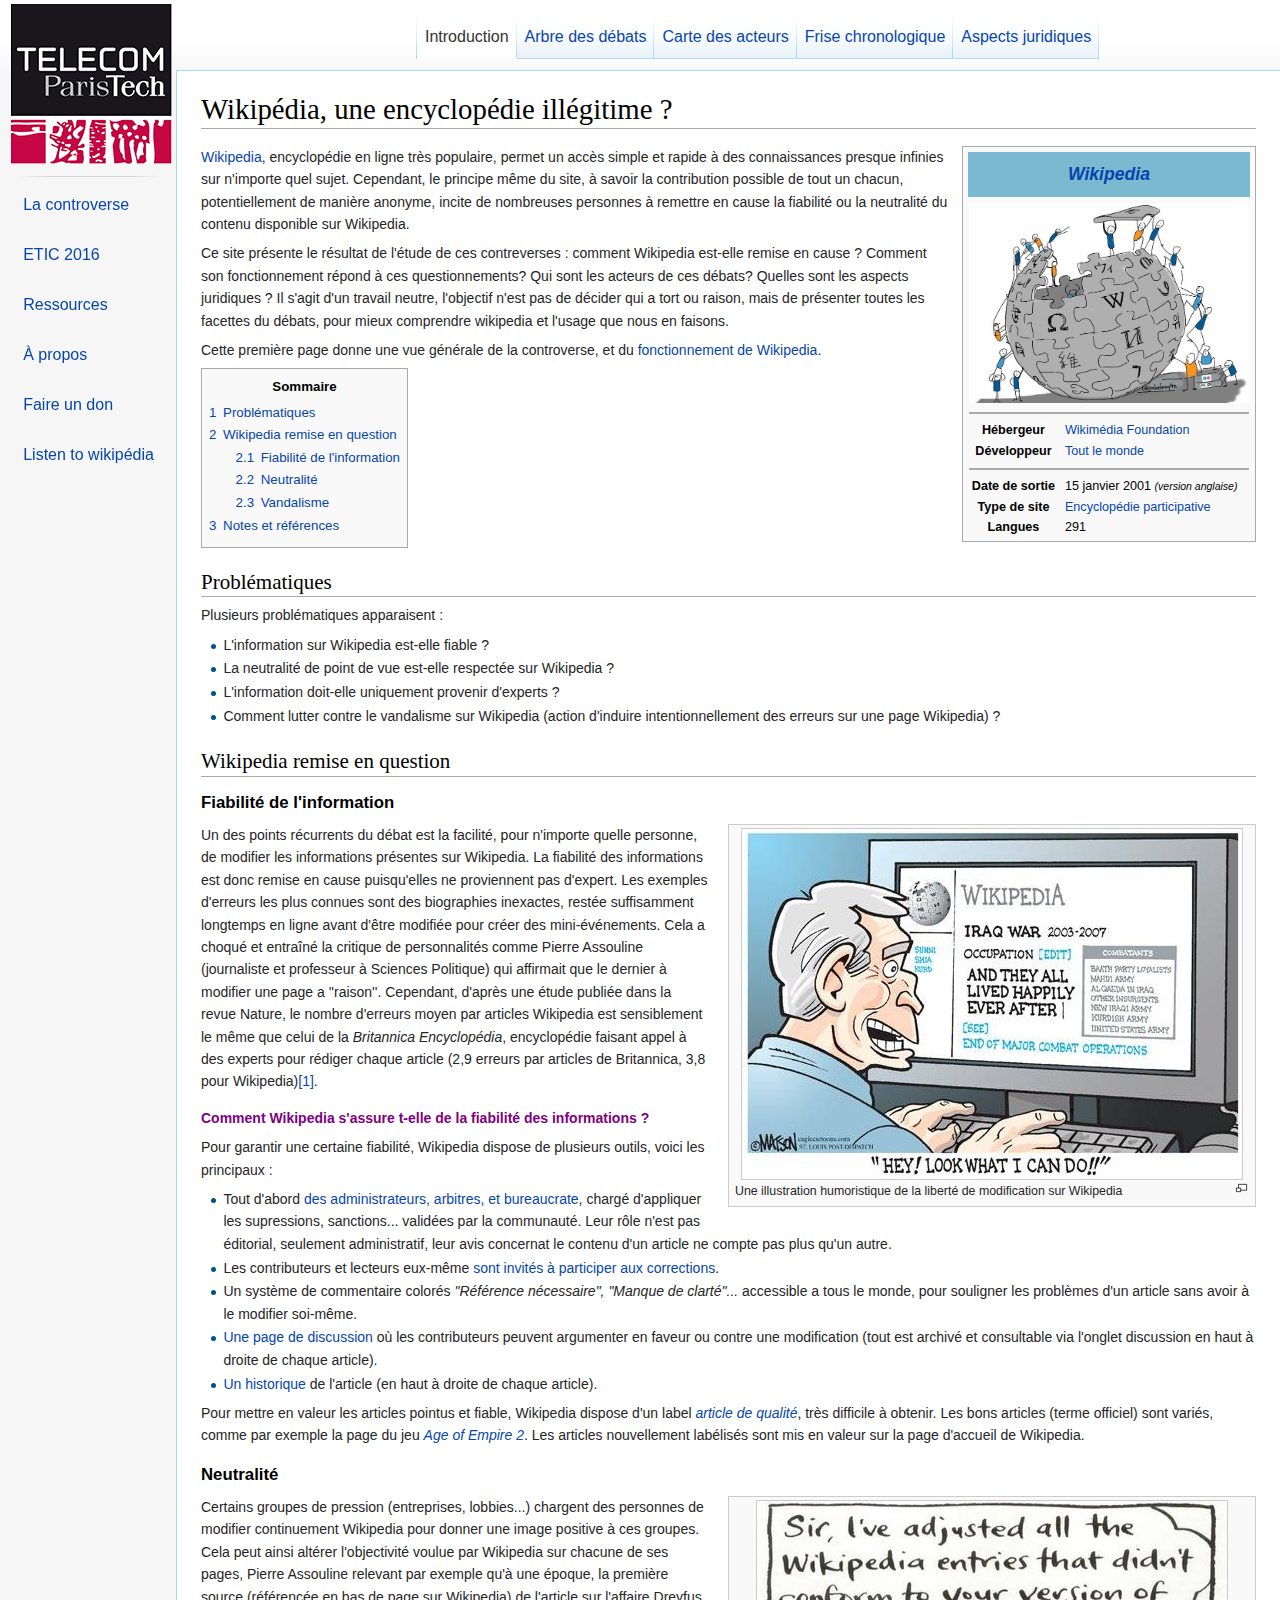
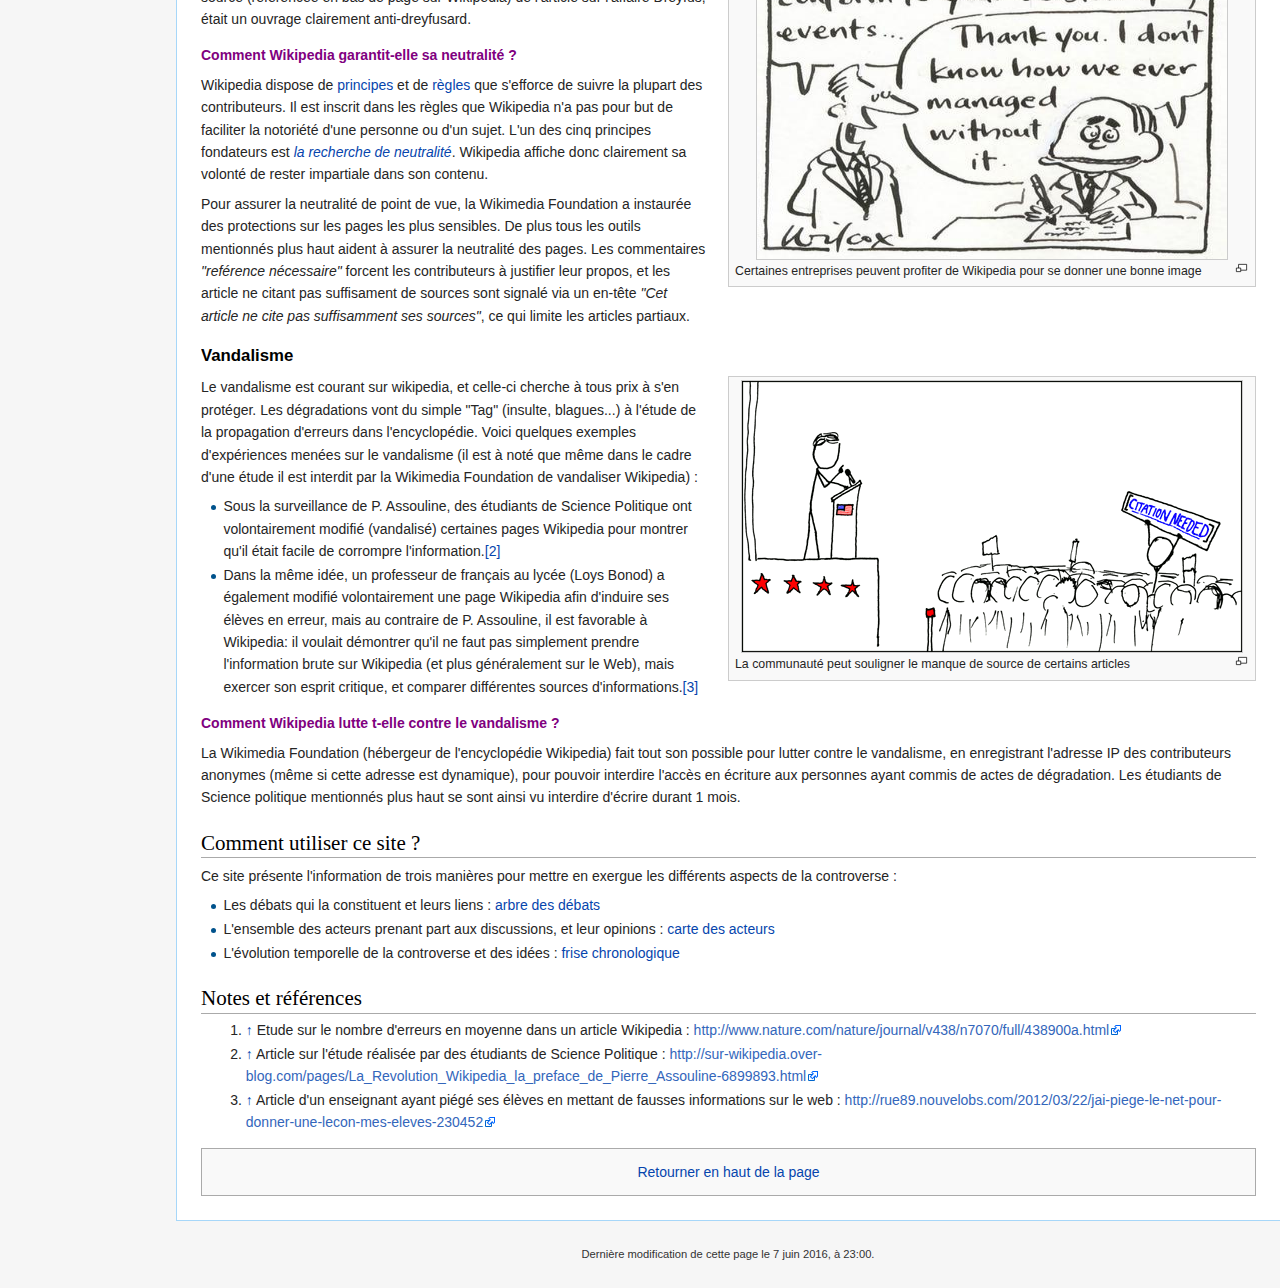
<file: index.html>
<!DOCTYPE html>
<html lang="fr" dir="ltr" class="client-nojs">

<head>

	<meta charset="UTF-8"/>
    <meta http-equiv="X-UA-Compatible" content="IE=edge">
    <meta name="viewport" content="width=device-width, initial-scale=1">

	<title>Wikipédia, une encyclopédie illégitime ?</title>

	<link href="style.css" rel="stylesheet" type="text/css">

</head>

<body class="wiki">

	<div id="mw-page-base" class="noprint"></div>
	<div id="mw-head-base" class="noprint"></div>
	<div id="content" class="mw-body" role="main">
		
		<!-- titre de la page/article -->
		<h1 id="firstHeading" class="firstHeading" lang="fr">Wikipédia, une encyclopédie illégitime ?</h1>

		<!-- contenu principal -->
		<div id="bodyContent" class="mw-body-content">

			<div id="siteSub">Un site d'ETIC, Telecom Paristech.</div>
			<div id="contentSub"><!-- sous titre --></div>

			
			<div id="mw-content-text" lang="fr" dir="ltr" class="mw-content-ltr">

				<!-- table des infos -->
				<table class="infobox_v2">
					<tr>
						<td colspan="2" class="entete" style="background-color:#7BB9D1;color:#000000"><i><span class="lang-fr" lang="fr"><a href="https://fr.wikipedia.org/wiki/Wikip%C3%A9dia" target="_blank">Wikipedia</a></span></i></td>
					</tr>
					<tr>
						<td colspan="2" style="text-align:center; line-height: 1.5em;"><a href="images/coop.jpg" class="image"><img alt="Image illustrative de la coopération" src="images/coop.jpg" width="280" height="200"/></a></td>
					</tr>
					<tr>
						<td colspan="2">
						<hr style="height:2px;background-color: #AAAAAA;color:#AAAAAA;" /></td>
					</tr>
					<tr>
						<th scope="row">Hébergeur</th>
						<td><a href="https://fr.wikipedia.org/wiki/Wikimedia_Foundation" target="_blank">Wikimédia Foundation</a><br />
					</tr>
					<tr>
						<th scope="row">Développeur</th>
						<td><a href="https://fr.wikipedia.org/wiki/Contributeur" target="_blank">Tout le monde</a><br />
					</tr>
					<tr>
						<td colspan="2">
						<hr style="height:2px;background-color: #AAAAAA;color:#AAAAAA;" /></td>
					</tr>
					<tr>
						<th scope="row">Date de sortie</th>
						<td>15 janvier 2001 <small><i>(version anglaise)</i></small><br />
					</tr>
					<tr>
						<th scope="row">Type de site</th>
						<td><a href="https://fr.wikipedia.org/wiki/%C3%89conomie_participative" target="_blank">Encyclopédie participative</a></td>
					</tr>
					<tr>
						<th scope="row">Langues</th>
						<td>291<br />
						</td>
					</tr>
				</table>

				<!-- texte d'intro -->
				<p>
				<a href="https://fr.wikipedia.org/wiki/Wikip%C3%A9dia" target="_blank">Wikipedia</a>, encyclopédie en ligne très populaire, permet un accès simple et rapide à des connaissances presque infinies sur n'importe quel sujet. Cependant, le principe même du site, à savoir la contribution possible de tout un chacun, potentiellement de manière anonyme, incite de nombreuses personnes à remettre en cause la fiabilité ou la neutralité du contenu disponible sur Wikipedia.
				</p>

				<p>
				Ce site présente le résultat de l'étude de ces contreverses : comment Wikipedia est-elle remise en cause ? Comment son fonctionnement répond à ces questionnements? Qui sont les acteurs de ces débats? Quelles sont les aspects juridiques ? Il s'agit d'un travail neutre, l'objectif n'est pas de décider qui a tort ou raison, mais de présenter toutes les facettes du débats, pour mieux comprendre wikipedia et l'usage que nous en faisons.
				</p>

				<p>
				Cette première page donne une vue générale de la controverse, et du <a href="https://fr.wikipedia.org/wiki/Aide:Sommaire" target="_blank">fonctionnement de Wikipedia</a>.
				</p>

				<!-- sommaire -->
		        <div id="toc" class="toc">
		          	<div id="toctitle">
		            	<h2>Sommaire</h2>
		          	</div>

		          	<ul>
		            	<li class="toclevel-1 tocsection-1"><a href="#Problématiques"><span class="tocnumber">1</span> <span class="toctext">Problématiques</span></a></li>
		            	<li class="toclevel-1 tocsection-2"><a href="#Wikipedia remise en question"><span class="tocnumber">2</span> <span class="toctext">Wikipedia remise en question</span></a></li>
		                <ul>
		                  	<li class="toclevel-1 tocsection-5"><a href="#Fiabilité de l'information"><span class="tocnumber">2.1</span> <span class="toctext">Fiabilité de l'information</span></a></li>
		                  	<li class="toclevel-1 tocsection-5"><a href="#Neutralité"><span class="tocnumber">2.2</span> <span class="toctext">Neutralité</span></a></li>
		                  	<li class="toclevel-1 tocsection-5"><a href="#Vandalisme"><span class="tocnumber">2.3</span> <span class="toctext">Vandalisme</span></a></li>
		                </ul>
		                <li class="toclevel-1 tocsection-5"><a href="#Notes"><span class="tocnumber">3</span> <span class="toctext">Notes et références</span></a></li>
		                </ul>
		            </ul>
		        </div>

				<h2><span class="mw-headline" id="Problématiques">Problématiques</span></h2>

					<p>
					Plusieurs problématiques apparaisent : 

					<ul>
						<li>L'information sur Wikipedia est-elle fiable ?</li>
						<li>La neutralité de point de vue est-elle respectée sur Wikipedia ?</li> 
						<li>L'information doit-elle uniquement provenir d'experts ?</li>
						<li>Comment lutter contre le vandalisme sur Wikipedia (action d'induire intentionnellement des erreurs sur une page Wikipedia) ?</li>
					</ul>

					</p>

				<h2><span class="mw-headline" id="Wikipedia remise en question">Wikipedia remise en question</span></h2>

					<h3><span class="mw-headline" id="Fiabilité de l'information">Fiabilité de l'information</span></h3>
	    		
		    			  <div class="thumb tright">
							<div class="thumbinner" style="width:520px;">
								<a href="images/iraq.jpg" class="image">
									<img src="images/iraq.jpg" align="center" width="500" height="350" class="thumbimage" data-file-width="3468" data-file-height="2308" />
								</a>
								<div class="thumbcaption">
									<div class="magnify">
										<a href="images/iraq.jpg" class="internal" title="taille d'origine"></a>
									</div>
									Une illustration humoristique de la liberté de modification sur Wikipedia
								</div>
							</div>
						</div>

						<p>
			    		Un des points récurrents du débat est la facilité, pour n'importe quelle personne, de modifier les informations présentes sur Wikipedia. La fiabilité des informations est donc remise en cause puisqu'elles ne proviennent pas d'expert. Les exemples d'erreurs les plus connues sont des biographies inexactes, restée suffisamment longtemps en ligne avant d'être modifiée pour créer des mini-événements. Cela a choqué et entraîné la critique de personnalités comme Pierre Assouline (journaliste et professeur à Sciences Politique) qui affirmait que le dernier à modifier une page a ''raison''. Cependant, d'après une étude publiée dans la revue Nature, le nombre d'erreurs moyen par articles Wikipedia est sensiblement le même que celui de la <i>Britannica Encyclopédia</i>, encyclopédie faisant appel à des experts pour rédiger chaque article (2,9 erreurs par articles de Britannica, 3,8 pour Wikipedia)<a href="#cite_note-1" id="cite_ref-1"><span class="cite_crochet">[</span>1<span class="cite_crochet">]</span></a>.
			    		</p>

			    		<h4><span class="mw-headline" id="solutions fiabilité">Comment Wikipedia s'assure t-elle de la fiabilité des informations ?</span></h4>

			    			<p>
			    			Pour garantir une certaine fiabilité, Wikipedia dispose de plusieurs outils, voici les principaux :
			    			<ul>
				    			<li>Tout d'abord <a href="https://fr.wikipedia.org/wiki/Communaut%C3%A9_wikip%C3%A9dienne" target="_blank">des administrateurs, arbitres, et bureaucrate</a>, chargé d'appliquer les supressions, sanctions... validées par la communauté. Leur rôle n'est pas éditorial, seulement administratif, leur avis concernat le contenu d'un article ne compte pas plus qu'un autre. </li>
				    			<li>Les contributeurs et lecteurs eux-même <a href="https://fr.wikipedia.org/wiki/Wikip%C3%A9dia:N'h%C3%A9sitez_pas_!" target="_blank">sont invités à participer aux corrections</a>.</li> 
				    			<li>Un système de commentaire colorés <i>"Référence nécessaire", "Manque de clarté"...</i> accessible a tous le monde, pour souligner les problèmes d'un article sans avoir à le modifier soi-même.</li>
								<li><a href="https://fr.wikipedia.org/wiki/Aide:Discussion" taget="_blank">Une page de discussion</a> où les contributeurs peuvent argumenter en faveur ou contre une modification (tout est archivé et consultable via l'onglet discussion en haut à droite de chaque article).</li>
								<li><a href="https://fr.wikipedia.org/wiki/Aide:Historique" target="_blank">Un historique</a> de l'article (en haut à droite de chaque article).</li>
							</ul>
							</p>

							<p>
							Pour mettre en valeur les articles pointus et fiable, Wikipedia dispose d'un label <a href="https://fr.wikipedia.org/wiki/Wikip%C3%A9dia:Bons_articles" target="_blank"><i>article de qualité</i></a>, très difficile à obtenir. Les bons articles (terme officiel) sont variés, comme par exemple la page du jeu <a href="https://fr.wikipedia.org/wiki/Age_of_Empires_II:_The_Age_of_Kings" target="_blank"><i>Age of Empire 2</i></a>. Les articles nouvellement labélisés sont mis en valeur sur la page d'accueil de Wikipedia.
			    			</p>

			    	<h3><span class="mw-headline" id="Neutralité">Neutralité</span></h3>

			    		<div class="thumb tright">
							<div class="thumbinner" style="width:520px;">
								<a href="images/law.jpg" class="image">
									<img src="images/law.jpg" align="center" width="470" height="358" class="thumbimage" data-file-width="3468" data-file-height="2308" />
								</a>
								<div class="thumbcaption">
									<div class="magnify">
										<a href="images/law.jpg" class="internal" title="taille d'origine"></a>
									</div>
									Certaines entreprises peuvent profiter de Wikipedia pour se donner une bonne image
								</div>
							</div>
						</div>

			    		<p>
			    		Certains groupes de pression (entreprises, lobbies...) chargent des personnes de modifier continuement Wikipedia pour donner une image positive à ces groupes. Cela peut ainsi altérer l'objectivité voulue par Wikipedia sur chacune de ses pages, Pierre Assouline relevant par exemple qu'à une époque, la première source (référencée en bas de page sur Wikipedia) de l'article sur l'affaire Dreyfus, était un ouvrage clairement anti-dreyfusard.
			    		</p>

	    				<h4><span class="mw-headline" id="solutions neutralité">Comment Wikipedia garantit-elle sa neutralité ?</span></h4>

		    				<p>
		    				Wikipedia dispose de <a href="https://fr.wikipedia.org/wiki/Wikip%C3%A9dia:Principes_fondateurs" target="_blank">principes</a> et de <a href="https://fr.wikipedia.org/wiki/Aide:R%C3%A8gles" target="_blank">règles</a> que s'efforce de suivre la plupart des contributeurs. Il est inscrit dans les règles que Wikipedia n'a pas pour but de faciliter la notoriété d'une personne ou d'un sujet.
		    				L'un des cinq principes fondateurs est <a href="https://fr.wikipedia.org/wiki/Wikip%C3%A9dia:Neutralit%C3%A9_de_point_de_vue" target="_blank"><i>la recherche de neutralité</i></a>.
		    				Wikipedia affiche donc clairement sa volonté de rester impartiale dans son contenu.
		    				</p>

		    				<p>
		    				Pour assurer la neutralité de point de vue, la Wikimedia Foundation a instaurée des protections sur les  pages les plus sensibles. De plus tous les outils mentionnés plus haut aident à assurer la neutralité des pages. Les commentaires <i>"reférence nécessaire"</i> forcent les contributeurs à justifier leur propos, et les article ne citant pas suffisament de sources sont signalé via un en-tête <i>"Cet article ne cite pas suffisamment ses sources"</i>, ce qui limite les articles partiaux.
		    				</p>

	    			<h3><span class="mw-headline" id="Vandalisme">Vandalisme</span></h3>
	   				
	   					<div class="thumb tright">
							<div class="thumbinner" style="width:520px;">
								<a href="images/reference.png" class="image">
									<img src="images/reference.png" align="center" width="500" height="271" class="thumbimage" data-file-width="3468" data-file-height="2308" />
								</a>
								<div class="thumbcaption">
									<div class="magnify">
										<a href="images/reference.png" class="internal" title="taille d'origine"></a>
									</div>
									La communauté peut souligner le manque de source de certains articles
								</div>
							</div>
						</div>

			    		<p>
			    		Le vandalisme est courant sur wikipedia, et celle-ci cherche à tous prix à s'en protéger. Les dégradations vont du simple "Tag" (insulte, blagues...) à l'étude de la propagation d'erreurs dans l'encyclopédie. Voici quelques exemples d'expériences menées sur le vandalisme (il est à noté que même dans le cadre d'une étude il est interdit par la Wikimedia Foundation de vandaliser Wikipedia) :

			    		<ul>
			    			<li>Sous la surveillance de P. Assouline, des étudiants de Science Politique ont volontairement modifié (vandalisé) certaines pages Wikipedia pour montrer qu'il était facile de corrompre l'information.<a href="#cite_note-2" id="cite_ref-2"><span class="cite_crochet">[</span>2<span class="cite_crochet">]</span></a></li>
			    			<li>Dans la même idée, un professeur de français au lycée (Loys Bonod) a également modifié volontairement une page Wikipedia afin d'induire ses élèves en erreur, mais au contraire de P. Assouline, il est favorable à Wikipedia: il voulait démontrer qu'il ne faut pas simplement prendre l'information brute sur Wikipedia (et plus généralement sur le Web), mais exercer son esprit critique, et comparer différentes sources d'informations.<a href="#cite_note-3" id="cite_ref-3"><span class="cite_crochet">[</span>3<span class="cite_crochet">]</span></a></li>
			    		</ul>

			    		</p>

			    		<h4><span class="mw-headline" id="solutions au vandalisme">Comment Wikipedia lutte t-elle contre le vandalisme ?</span></h4>

				    		<p>
				    		La Wikimedia Foundation (hébergeur de l'encyclopédie Wikipedia) fait tout son possible pour lutter contre le vandalisme, en enregistrant l'adresse IP des contributeurs anonymes (même si cette adresse est dynamique), pour pouvoir interdire l'accès en écriture aux personnes ayant commis de actes de dégradation. Les étudiants de Science politique mentionnés plus haut se sont ainsi vu interdire d'écrire durant 1 mois.
				    		</p>

				<h2><span class="mw-headline" id="Notes">Comment utiliser ce site ?</span></h2>

				<p>
				Ce site présente l'information de trois manières pour mettre en exergue les différents aspects de la controverse :
				<ul>
					<li>Les débats qui la constituent et leurs liens : <a href="arbre.html">arbre des débats</a></li>
					<li>L'ensemble des acteurs prenant part aux discussions, et leur opinions : <a href="carte.html">carte des acteurs</a></li>
					<li>L'évolution temporelle de la controverse et des idées : <a href="frise.html">frise chronologique</a></li>
				</ul>
				</p>
				
				<h2><span class="mw-headline" id="Notes">Notes et références</span></h2>

				<ol class="references">
					
					<li id="cite_note-1">
			            <span class="noprint renvois_vers_le_texte"><a href="#cite_ref-1">↑</a></span> 
			            <span class="reference-text">Etude sur le nombre d'erreurs en moyenne dans un article Wikipedia : <a rel="nofollow" class="external free" href="http://www.nature.com/nature/journal/v438/n7070/full/438900a.html" target="_blank">http://www.nature.com/nature/journal/v438/n7070/full/438900a.html</a></span>
			        </li> 
			        <li id="cite_note-2">
			            <span class="noprint renvois_vers_le_texte"><a href="#cite_ref-2">↑</a></span> 
			            <span class="reference-text">Article sur l'étude réalisée par des étudiants de Science Politique : <a rel="nofollow" class="external free" href="http://sur-wikipedia.over-blog.com/pages/La_Revolution_Wikipedia_la_preface_de_Pierre_Assouline-6899893.html" target="_blank"> http://sur-wikipedia.over-blog.com/pages/La_Revolution_Wikipedia_la_preface_de_Pierre_Assouline-6899893.html</a></span>
			        </li>
			        <li id="cite_note-3">
			            <span class="noprint renvois_vers_le_texte"><a href="#cite_ref-3">↑</a></span> 
			            <span class="reference-text">Article d'un enseignant ayant piégé ses élèves en mettant de fausses informations sur le web : <a rel="nofollow" class="external free" href="http://rue89.nouvelobs.com/2012/03/22/jai-piege-le-net-pour-donner-une-lecon-mes-eleves-230452" target="_blank">http://rue89.nouvelobs.com/2012/03/22/jai-piege-le-net-pour-donner-une-lecon-mes-eleves-230452</a></span>
			        </li>
			         
				</ol>

			</div>					

			<div id="catlinks" class="catlinks" data-mw="interface">
				<div id="mw-normal-catlinks" class="mw-normal-catlinks"> 
					<ul>
						<a class="scrollup" href="#"><p align="center">Retourner en haut de la page</p></a>
					</ul>
				</div>
			</div>				

			<div class="visualClear"></div>
		</div>
	</div>

	<div id="mw-navigation">

		<div id="mw-head">

			<!-- menu du site -->
			<div id="left-navigation">
				<div id="p-namespaces" role="navigation" class="vectorTabs" aria-labelledby="p-namespaces-label">
					<ul id="menu">
						<li  id="ca-nstab-main" class="selected"><span><a href="index.html">Introduction</a></span></li>
						<li  id="ca-talk"><span><a href="arbre.html">Arbre des débats</a></span></li>
						<li  id="ca-talk"><span><a href="carte.html">Carte des acteurs</a></span></li>
						<li  id="ca-talk"><span><a href="frise.html">Frise chronologique</a></span></li>
						<li  id="ca-talk"><span><a href="juridiction.html">Aspects juridiques</a></span></li>
					</ul>
				</div>
			</div>

		</div>

		<!-- menu gauche -->
		<div id="mw-panel">


			<div class="portal" role="navigation" id='p-navigation' aria-labelledby='p-navigation-label'>
				<a href="http://www.telecom-paristech.fr/"><img src="images/telecom-logo.png"></a>
				<div class="body" id="menu-gauche">
					<ul>
						<li id="accueil"><a href="index.html">La controverse</a></li>
					    <li id="ETIC"><a href="http://ethique-tic.fr/2016/" target="_blank">ETIC 2016</a></li>
					    <li id="Ressources"><a href="ressources.html">Ressources</a></li>
					    <li id="A propos"><a href="apropos.html">À propos</a></li>
					    <li id="Don"><a href="don.html">Faire un don</a></li>	
						<li id="listen"><a href="http://listen.hatnote.com/#" target="_blank">Listen to wikipédia</a></li>
					</ul>
				</div>
			</div>

		</div>

	</div>

	<!-- Bas de page -->
	<div id="footer" role="contentinfo" align="center">
		<ul id="footer-info">
			<li id="footer-info-lastmod"> Dernière modification de cette page le 7 juin 2016, à 23:00.</li>
		</ul>
		<ul id="footer-icons" class="noprint">
			
		</ul>
		<div style="clear:both"></div>
	</div>

	
	</body>
</html>
</file>
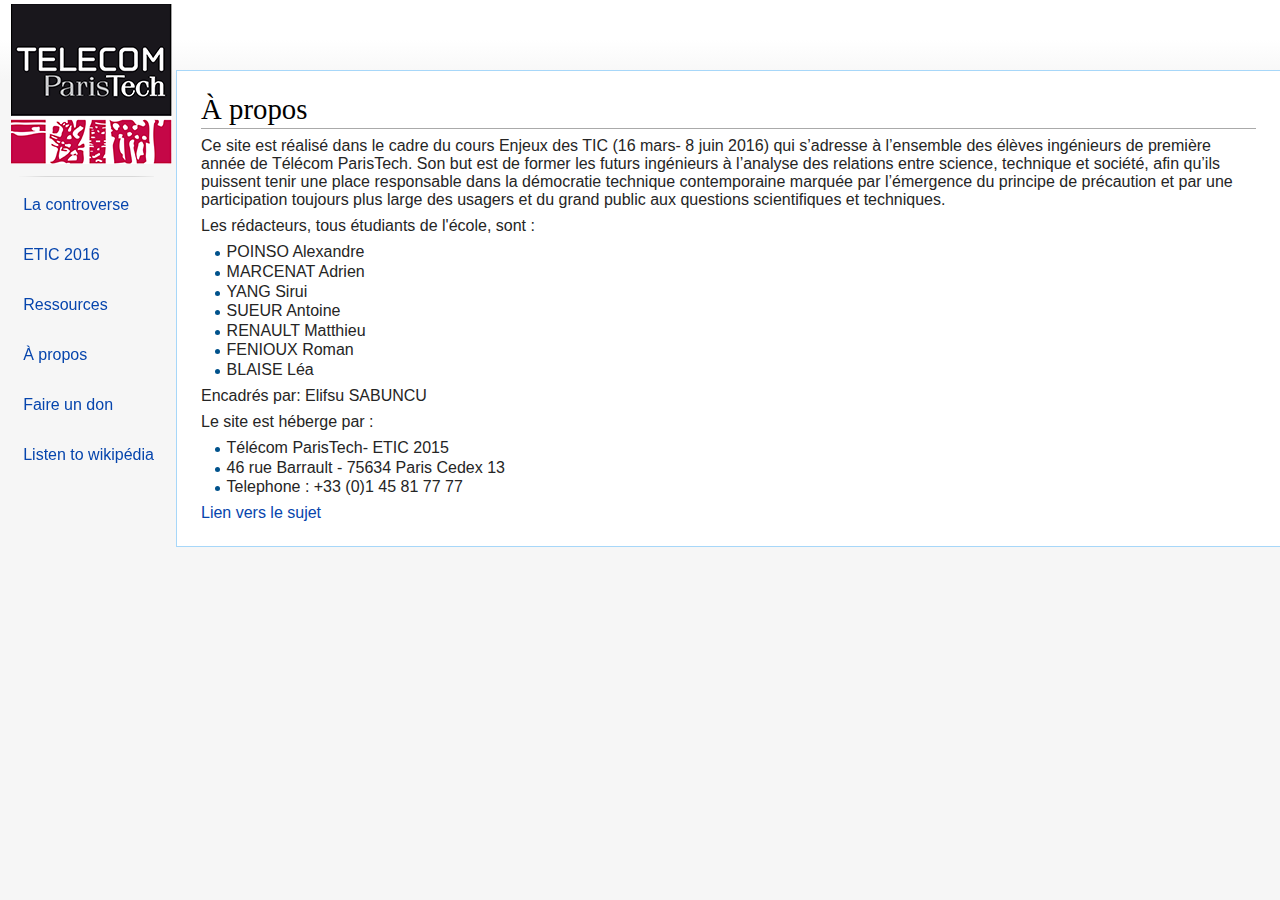
<file: apropos.html>
<!DOCTYPE html>
<html lang="fr" dir="ltr" class="client-nojs">

<head>

	<meta charset="UTF-8"/>
    <meta http-equiv="X-UA-Compatible" content="IE=edge">
    <meta name="viewport" content="width=device-width, initial-scale=1">

	<title>Wikipédia, une encyclopédie illégitime ?</title>

	<link href="style.css" rel="stylesheet" type="text/css">

</head>

<body class="wiki">

	<div id="mw-page-base" class="noprint"></div>
	<div id="mw-head-base" class="noprint"></div>
	<div id="content" class="mw-body" role="main">
		 
		<!-- titre de la page/article -->
		<h1 id="firstHeading" class="firstHeading" lang="fr">À propos</h1>

		<p>
		Ce site est réalisé dans le cadre du cours Enjeux des TIC (16 mars- 8 juin 2016) qui s’adresse à l’ensemble des élèves ingénieurs de première année de Télécom ParisTech. Son but est de former les futurs ingénieurs à l’analyse des relations entre science, technique et société, afin qu’ils puissent tenir une place responsable dans la démocratie technique contemporaine marquée par l’émergence du principe de précaution et par une participation toujours plus large des usagers et du grand public aux questions scientifiques et techniques.
		</p>

		<p>
		Les rédacteurs, tous étudiants de l'école, sont :
		<ul>
			<li>POINSO Alexandre</li>
			<li>MARCENAT Adrien</li>
			<li>YANG Sirui</li>
			<li>SUEUR Antoine</li>
			<li>RENAULT Matthieu</li>
			<li>FENIOUX Roman</li> 
			<li>BLAISE Léa</li>
		</ul>
		</p>

		<p>
		Encadrés par: Elifsu SABUNCU
		</p>

		<p>
		Le site est héberge par :
		</p>

		<p>
		<ul>
	    	<li>Télécom ParisTech- ETIC 2015</li>
	    	<li>46 rue Barrault - 75634 Paris Cedex 13</li>
	    	<li>Telephone : +33 (0)1 45 81 77 77</li>
	    </ul>
	    </p>

		<a href="http://ethique-tic.fr/2016/sujets/wikipedia/" target="_blank">Lien vers le sujet</a>

	<div id="mw-navigation">

		<!-- menu gauche -->
		<div id="mw-panel">


			<div class="portal" role="navigation" id='p-navigation' aria-labelledby='p-navigation-label'>
				<a href="http://www.telecom-paristech.fr/"><img src="images/telecom-logo.png"></a>
				<div class="body">
					<ul>
						<li id="accueil"><a href="index.html">La controverse</a></li>
					    <li id="ETIC"><a href="http://ethique-tic.fr/2016/" target="_blank">ETIC 2016</a></li>
					    <li id="Ressources"><a href="ressources.html">Ressources</a></li>
					    <li id="A propos"><a href="apropos.html">À propos</a></li>
					    <li id="Don"><a href="don.html">Faire un don</a></li>	
						<li id="listen"><a href="http://listen.hatnote.com/#" target="_blank">Listen to wikipédia</a></li>
					</ul>
				</div>
			</div>

		</div>

	</div>

	
	</body>
</html>
</file>
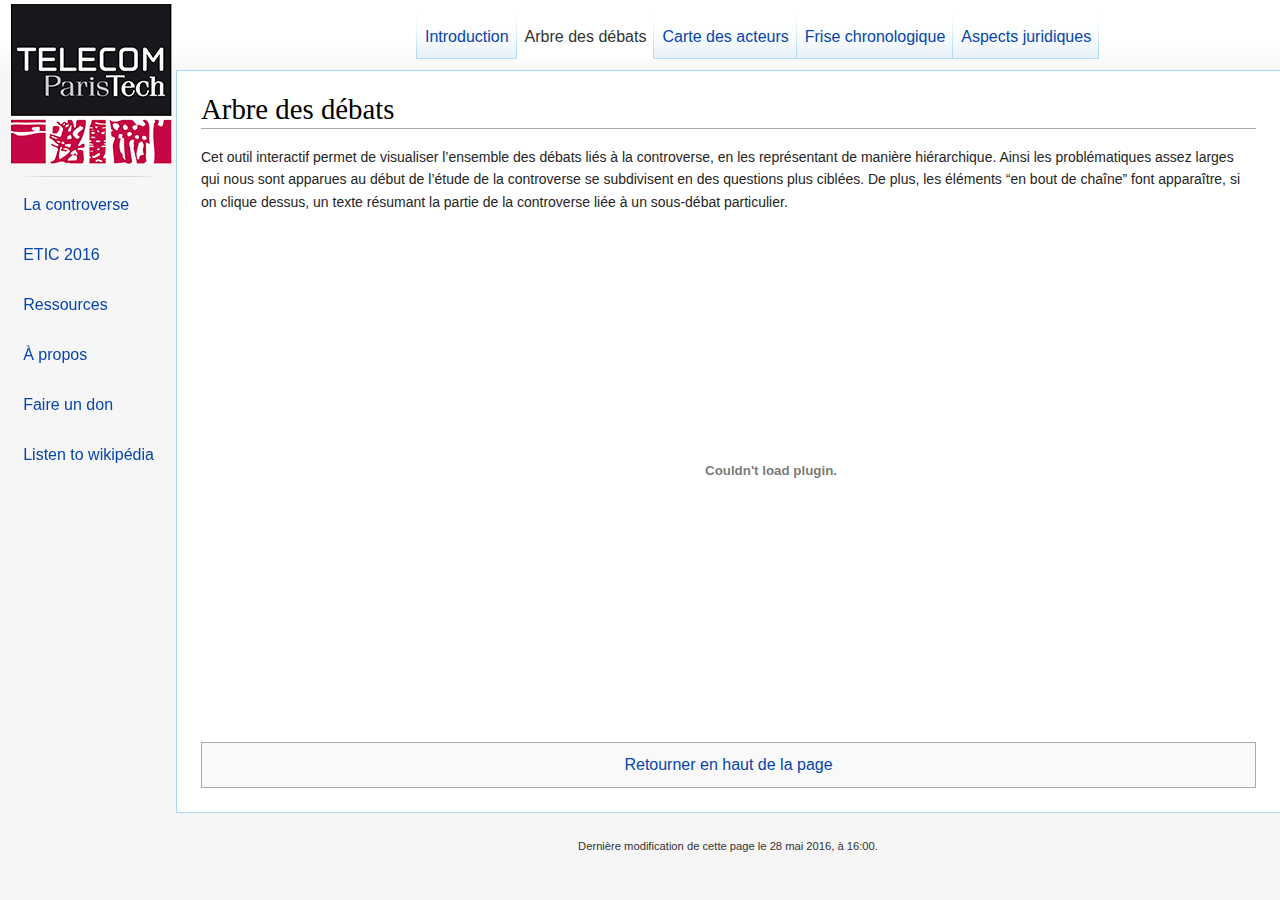
<file: arbre.html>
<!DOCTYPE html>
<html lang="fr" dir="ltr" class="client-nojs">

<head>

	<meta charset="UTF-8"/>
    <meta http-equiv="X-UA-Compatible" content="IE=edge">
    <meta name="viewport" content="width=device-width, initial-scale=1">

	<title>Arbre des débats</title>

	<link href="style.css" rel="stylesheet" type="text/css">

</head>

<body class="wiki">

	<div id="mw-page-base" class="noprint"></div>
	<div id="mw-head-base" class="noprint"></div>
	<div id="content" class="mw-body" role="main">
		
		<!-- titre de la page/article -->
		<h1 id="firstHeading" class="firstHeading" lang="fr">Arbre des débats</h1>

		<!-- contenu principal -->
		<div id="bodyContent" class="mw-body-content">

			<div id="siteSub">Un site d'ETIC, Telecom Paristech.</div>
			<div id="contentSub"><!-- sous titre --></div>

			
			
				<!-- texte d'intro -->
				<p>
				Cet outil interactif permet de visualiser l’ensemble des débats liés à la controverse, en les représentant de manière hiérarchique. Ainsi les problématiques assez larges qui nous sont apparues au début de l’étude de la controverse se subdivisent en des questions plus ciblées. De plus, les éléments “en bout de chaîne” font apparaître, si on clique dessus, un texte résumant la partie de la controverse liée à un sous-débat particulier.

				</p>

				<div class="spicymap">
					<object classid=clsid:D27CDB6E-AE6D-11cf-96B8-444553540000 id="spicynodesViewer" codebase="http://download.macromedia.com/pub/shockwave/cabs/flash/swflash.cab" height="500" width="1000" ><param name="movie" value="http://media.spicynodes.org/display.swf?id=04d54e2169fb574c171828a5944538d4"> <param name="scalemode" value="showall" /><param name="allowFullScreen" value="true" /><param name="wmode" value="opaque" /><param name="quality" value="high" /><param name="allowFullScreen" value="true" /><param name="allowScriptAccess" value="always" /><embed name="spicynodesViewer" id="spicynodesViewer" wmode="opaque" scalemode="showall" allowfullscreen="true"  allowScriptAccess="always" pluginspage="http://www.macromedia.com/go/getflashplayer" src="http://media.spicynodes.org/display.swf?id=04d54e2169fb574c171828a5944538d4" type="application/x-shockwave-flash" quality="high" height="500" width="1000"></embed></object>
				</div>

			</div>					

			<div id="catlinks" class="catlinks" data-mw="interface">
				<div id="mw-normal-catlinks" class="mw-normal-catlinks"> 
					<ul>
						<a class="scrollup" href="#"><p align="center">Retourner en haut de la page</p></a>
					</ul>
				</div>
			</div>				

			<div class="visualClear"></div>
		</div>
	</div>

	<div id="mw-navigation">

		<div id="mw-head">

			<!-- menu du site -->
			<div id="left-navigation">
				<div id="p-namespaces" role="navigation" class="vectorTabs" aria-labelledby="p-namespaces-label">
					<ul>
						<li  id="ca-nstab-main"><span><a href="index.html">Introduction</a></span></li>
						<li  id="ca-talk" class="selected"><span><a href="arbre.html">Arbre des débats</a></span></li>
						<li  id="ca-talk"><span><a href="carte.html">Carte des acteurs</a></span></li>
						<li  id="ca-talk"><span><a href="frise.html">Frise chronologique</a></span></li>
						<li  id="ca-talk"><span><a href="juridiction.html">Aspects juridiques</a></span></li>
					</ul>
				</div>
			</div>

		</div>

		<!-- menu gauche -->
		<div id="mw-panel">


			<div class="portal" role="navigation" id='p-navigation' aria-labelledby='p-navigation-label'>
				<a href="http://www.telecom-paristech.fr/"><img src="images/telecom-logo.png"></a>
				<div class="body">
					<ul>
						<li id="accueil"><a href="index.html">La controverse</a></li>
					    <li id="ETIC"><a href="http://ethique-tic.fr/2016/" target="_blank">ETIC 2016</a></li>
					    <li id="Ressources"><a href="ressources.html">Ressources</a></li>
					    <li id="A propos"><a href="apropos.html">À propos</a></li>
					    <li id="Don"><a href="don.html">Faire un don</a></li>	
						<li id="listen"><a href="http://listen.hatnote.com/#" target="_blank">Listen to wikipédia</a></li>
					</ul>
				</div>
			</div>

		</div>

	</div>

	<!-- Bas de page -->
	<div id="footer" role="contentinfo" align="center">
		<ul id="footer-info">
			<li id="footer-info-lastmod"> Dernière modification de cette page le 28 mai 2016, à 16:00.</li>
		</ul>
		<ul id="footer-icons" class="noprint">
			
		</ul>
		<div style="clear:both"></div>
	</div>

	
	</body>
</html>
</file>
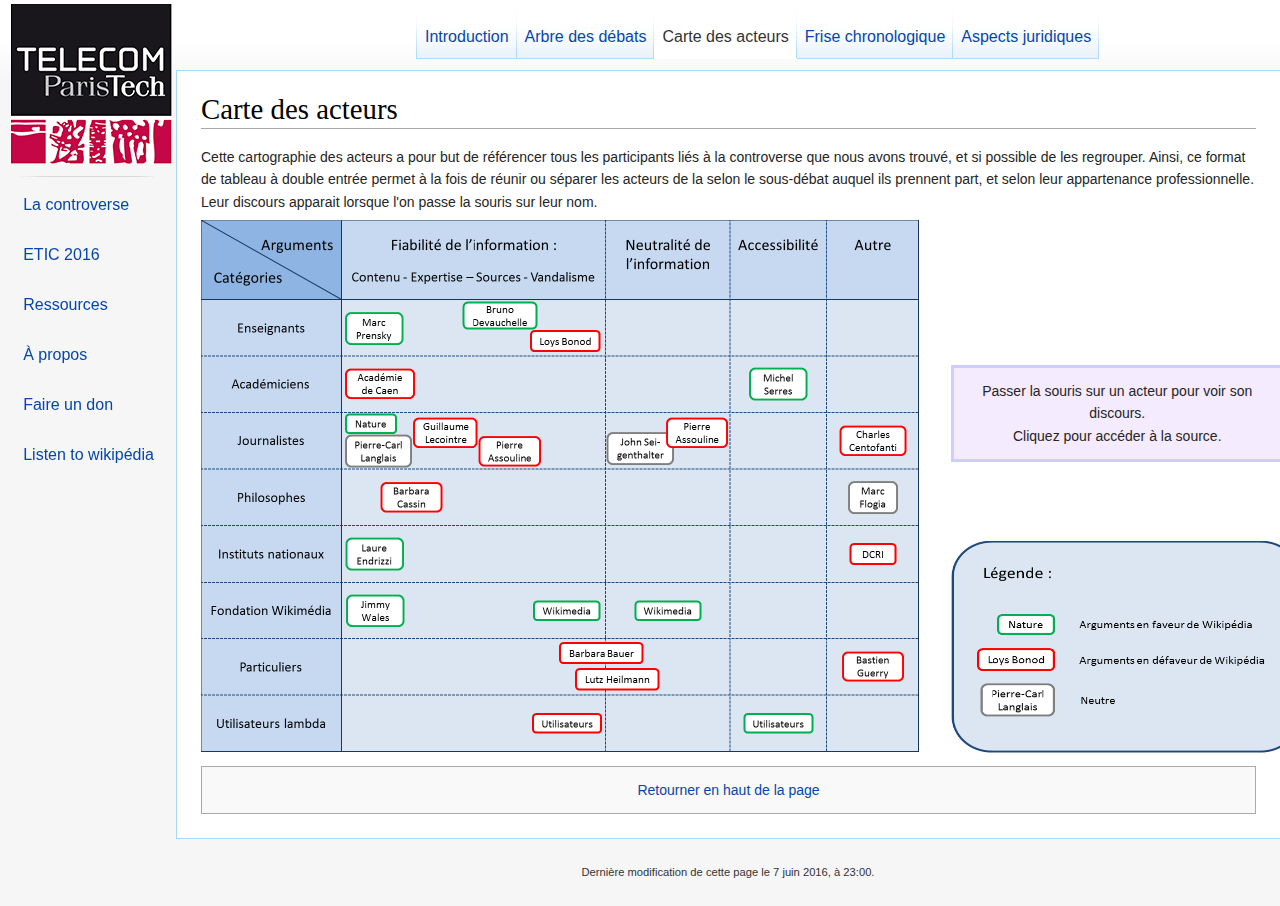
<file: carte.html>
<!DOCTYPE html>
<html lang="fr" dir="ltr" class="client-nojs">

<head>

  <meta charset="UTF-8"/>
    <meta http-equiv="X-UA-Compatible" content="IE=edge">
    <meta name="viewport" content="width=device-width, initial-scale=1">

  <title>Carte des acteurs</title>

  <link href="style.css" rel="stylesheet" type="text/css">

</head>

<body class="wiki">

  <div id="mw-page-base" class="noprint"></div>
  <div id="mw-head-base" class="noprint"></div>
  <div id="content" class="mw-body" role="main">
    
    <!-- titre de la page/article -->
    <h1 id="firstHeading" class="firstHeading" lang="fr">Carte des acteurs</h1>

    <!-- contenu principal -->
    <div id="bodyContent" class="mw-body-content">

      <div id="siteSub">Un site d'ETIC, Telecom Paristech.</div>
      <div id="contentSub"><!-- sous titre --></div>

      
      <div id="mw-content-text" lang="fr" dir="ltr" class="mw-content-ltr">


        <!-- texte d'intro -->
        <p>
        Cette cartographie des acteurs a pour but de référencer tous les participants liés à la controverse que nous avons trouvé, et si possible de les regrouper. Ainsi, ce format de tableau à double entrée permet à la fois de réunir ou séparer les acteurs de la selon le sous-débat auquel ils prennent part, et selon leur appartenance professionnelle. Leur discours apparait lorsque l'on passe la souris sur leur nom.

        </p>


        <img src="images/carte.png" width="718" height="532"  data-file-width="3468" data-file-height="2308" />

        <img src="images/legende.png" width="350" height="212"  data-file-width="3468" data-file-height="2308" id="caption"/>
      
        <div class="bloc-rond">

        <div class="bloc-text" id="help">
            <p>
            Passer la souris sur un acteur pour voir son discours. <br />
            Cliquez pour accéder à la source.
            </p>
          </div>

          <!--il faut que bloctext soit frere de la
                               puce pour pouvoir le faire 
                               apparaitre-->
          <div class="puce" id="mark">
            <a href="http://rslnmag.fr/jeunesse/marc-prensky-des-171-digital-natives-187-a-la-171-sagesse-numerique-187/" target="_blank"></a>
          </div>

          <div class="bloc-text">
            <h2> Marc Prensky (enseignant et orateur américain, dans le domaine de l’éducation) :</h2>
            <p>
            Wikipédia est très utile. Il n’est pas nécessaire de connaître les choses par cœur, mais plutôt de savoir chercher l’information à l’aide d’outils comme Wikipédia.
            Favorable à l’utilisation de Wikipédia au bac.
            </p>
          </div>

          <div class="puce" id="bruno">
            <a href="http://www.vousnousils.fr/2012/11/30/wikipedia-80-des-enseignants-ne-sont-pas-outilles-pour-rechercher-des-savoirs-sur-internet-538122" target="_blank"></a>
          </div>

          <div class="bloc-text">
            <h2>Bruno Devauchelle (enseignant et spécialiste des nouvelles technologies de l’information) :</h2>
            <p>
            L’intérêt de Wikipédia est que les références apparaissent en bas des pages.
            Les professeurs ne sont cependant pas formés à utiliser cet outil.
            </p>
          </div>

          <div class="puce" id="loys">
            <a href="http://rue89.nouvelobs.com/2012/03/22/jai-piege-le-net-pour-donner-une-lecon-mes-eleves-230452" target="_blank"></a>
          </div>
          
          <div class="bloc-text">
            <h2>Loys Bonod (professeur de français):</h2>
            <p>Il explique dans « Comment j’ai pourri le web » comment il s’y est pris pour introduire de fausses informations sur Wikipédia, et ainsi piéger ses élèves. Il n’est pas opposé à Wikipédia, mais voulait démontrer à ses élèves qu’il faut se méfier des informations trouvées sur internet et faire preuve d’esprit critique en utilisant des outils comme Wikipédia.</p>
          </div>

          <div class="puce" id="caen">
            <a href="http://wikipedia.un.mythe.over-blog.com/tag/wikipedia%20non%20fiable%20:%20avis%20unanime/6" target="_blank"></a>
          </div>

          <div class="bloc-text">
            <h2>Professeurs d’histoire et de géographie de l’Académie de Caen :</h2>
            <p>Ils critiquent le fait qu’il n’y ait pas de projet éditorial. Les articles sont reliés entre eux par des liens qui n’établissent des liaisons ni logiques ni cohérentes.</p>
          </div>

          <div class="puce" id="michel">
            <a href="http://framablog.org/2007/02/27/wikipedia/" target="_blank"></a>
          </div>

          <div class="bloc-text">
            <h2>Michel Serres (philosophe, historien des sciences et membre de l’Académie Française) :</h2>
            <p>Il supporte le fait que Wikipédia permette la gratuité de la connaissance.
            Il considère Wikipédia comme un miracle d’auto-organisation.
            </p>
          </div>

          <div class="puce" id="nature">
            <a href="http://www.nature.com/nature/journal/v438/n7070/full/438900a.html" target="_blank"></a>
          </div>

          <div class="bloc-text">
            <h2>Revue scientifique Nature :</h2>
            <p>La fiabilité des informations sur Wikipédia et dans l’encyclopédie Britannica est comparable : en moyenne 3.8 erreurs par article sur Wikipédia contre 2.9 dans Britannica.</p>
          </div>

          <div class="puce" id="pierre">
            <a href="http://rue89.nouvelobs.com/blog/les-coulisses-de-wikipedia/2014/06/03/etude-choc-sur-la-fiabilite-de-wikipedia-90-des-journalistes-se-sont-trompes-233039" target="_blank"></a>
          </div>

          <div class="bloc-text">
            <h2>Pierre-Carl Langlais (spécialiste des sciences de l’information et de la communication) :</h2>
            <p>Les méthodologies statistiques (McNemar's test) pour tester la fiabilité de Wikipédia sont mal appliquées et leurs résultats ne signifient rien.
            La fiabilité n’est pas une valeur absolue. Plusieurs études comparatives montrent que les encyclopédies traditionnelles sont tout aussi mauvaises (ou bonnes) que Wikipédia.
            </p>
          </div>

          <div class="puce" id="guillaume">
            <a href="https://books.google.fr/books?id=accWCwAAQBAJ&pg=PT119&lpg=PT119&dq=wikipedia+Caractere+verbeux+et+anecdotique&source=bl&ots=Cee_IKP7Hr&sig=van3N0gJm6mpEHDKfqCYk935nic&hl=fr&sa=X&ved=0ahUKEwjCpcb8zvXMAhWEiCwKHdcCAJgQ6AEIKTAC#v=onepage&q=wikipedia%20Caractere%20verbeux%20et%20anecdotique&f=false" target="_blank"></a>
          </div>

          <div class="bloc-text">
            <h2>Guillaume Lecointre (zoologiste et systématicien français) :</h2>
            <p>Il critique le fait que n’importe quelle personne puisse contribuer à Wikipédia. Pour lui, la vraie connaissance est celle d’articles signés.</p>
          </div>

          <div class="puce" id="assouline">
            <a href="https://books.google.fr/books?id=uRTNAQAAQBAJ&pg=PT46&lpg=PT46&dq=Barbara+Cassin+wikipedia+le+savoir+ne+peut+etre+cr%C3%A9%C3%A9+par+tous&source=bl&ots=0x-lgcBG4S&sig=GJGgudtRyEkFv_Ne1Ze7lZZlNug&hl=fr&sa=X&ved=0ahUKEwjwtY_Fwr3MAhXL2BoKHWUcDYkQ6AEIUjAJ#v=onepage&q=Barbara%20Cassin%20wikipedia%20le%20savoir%20ne%20peut%20etre%20cr%C3%A9%C3%A9%20par%20tous&f=false" target="_blank"></a>
          </div>

          <div class="bloc-text">
            <h2>Pierre Assouline (journaliste et professeur à Sciences Politique) :
            </h2>
            <p>Il critique les sources sur Wikipédia. Pour lui, la source est la base de l'information, que celle-ci soit historique ou journalistique, et il n'y a pas de source sur Wikipédia.<br />
             
            Sous la surveillance de P. Assouline, des étudiants de Sciences Po. ont volontairement vandalisé certaines pages du site pour montrer qu'il était facile de corrompre l'information.
            </p>
          </div>

          <div class="puce" id="john">
            <a href="http://www.zdnet.fr/actualites/wikipedia-fragilisee-par-son-systeme-collaboratif-39293524.htm" target="_blank"></a>
          </div>

          <div class="bloc-text">
            <h2>John Seigenthaler (journaliste et figure politique américaine) :</h2>
            <p>Pour lui, il faudrait récolter des informations sur les contributeurs afin de les responsabiliser  pour limiter la diffusion de fausses informations. De nouvelles règles de participation ont été mises en place : à l’avenir, chaque personne souhaitant rédiger un article devra obligatoirement s’enregistrer (nom d'utilisateur et mot de passe).</p>
          </div>

          <div class="puce" id="assouline2">
            <a href="http://sur-wikipedia.over-blog.com/pages/La_Revolution_Wikipedia_la_preface_de_Pierre_Assouline-6899893.html" target="_blank"></a>
          </div>

          <div class="bloc-text">
            <h2>Pierre Assouline (journaliste et professeur à Sciences Politique) :</h2>
            <p>Le fait que Wikipédia puisse être modifié par tout le monde implique que le dernier qui a parlé a raison. A ceci près que certains groupes de pression s'organisent très bien pour être toujours les derniers à parler. Il a relevé par exemple qu'à une époque, la première source (référencée en bas de page sur Wikipédia) de l'article sur l'affaire Dreyfus, était un ouvrage clairement anti-dreyfusard.</p>
          </div>

          <div class="puce" id="charles">
          </div>

          <div class="bloc-text">
            <h2>Charles Centofanti :</h2>
            <p>Il pense que  le rôle de Wikipédia est de développer l’esprit critique.</p>
          </div>

          <div class="puce" id="barbara">
            <a href="https://books.google.fr/books?id=uRTNAQAAQBAJ&pg=PT46&lpg=PT46&dq=Barbara+Cassin+wikipedia+le+savoir+ne+peut+etre+cr%C3%A9%C3%A9+par+tous&source=bl&ots=0x-lgcBG4S&sig=GJGgudtRyEkFv_Ne1Ze7lZZlNug&hl=fr&sa=X&ved=0ahUKEwjwtY_Fwr3MAhXL2BoKHWUcDYkQ6AEIUjAJ#v=onepage&q=Barbara%20Cassin%20wikipedia%20le%20savoir%20ne%20peut%20etre%20cr%C3%A9%C3%A9%20par%20tous&f=false" target="_blank"></a>
          </div>

          <div class="bloc-text">
            <h2>Barbara Cassin (philosophe française, spécialiste de la rhétorique de la modernité) :</h2>
            <p>Elle critique la fait que les articles sur Wikipédia ne soient pas écrits par des experts. Selon elle, le savoir ne peut être produit par tous. Wikipédia est utile quand on ne connaît rien, et souvent à pleurer dès qu’on connaît un peu.</p>
          </div>

          <div class="puce" id="marc">
            <a href="https://books.google.fr/books?id=l-IAAz91zysC&pg=PA223&lpg=PA223&dq=Barbara+Cassin+contre+wikipedia&source=bl&ots=51X3G47QkL&sig=yvFcogw8VD0Uw_7gUtJMcz7FP_8&hl=fr&sa=X&ved=0ahUKEwjrq7z4vr3MAhUFCBoKHRaVAawQ6AEIRDAF#v=onepage&q=Barbara%20Cassin%20contre%20wikipedia&f=false" target="_blank"></a>
          </div>

          <div class="bloc-text">
            <h2>Marc Foglia (philosophe français) :</h2>
            <p>La politique d’écriture des articles sur Wikipédia implique un principe de surveillance mutuelle, « je pense donc je dis ? »  Sur Wikipédia, le citoyen lambda s'engage.</p>
          </div>

          <div class="puce" id="laure">
            <a href="http://laure-endrizzi.net/?p=179" target="_blank"></a>
          </div>

          <div class="bloc-text">
            <h2>Laure Endrizzi (membre de l’institut national de recherche pédagogique) :</h2>
            <p>C’est très exigeant d’écrire sur Wikipédia, car cela évolue très vite et les recherches empiriques sont de plus en plus nombreuses. Selon elle, Wikipédia devrait devenir une édition de référence.
            Elle a écrit un livre faisant « l'apologie » du nouveau model éditorial qu'est Wikipédia.
            </p>
          </div>

          <div class="puce" id="DCRI">
            <a href="http://www.nextinpact.com/news/78881-affaire-dcri-contre-wikipedia-interview-juriste-cedric-manara.htm" target="_blank"></a>
          </div>

          <div class="bloc-text">
            <h2>DCRI (Direction Centrale du Renseignement Intérieur) :</h2>
            <p>Ils s’opposent à Wikipédia, car Wikimédia partage des informations confidentielles voire classées secret défense sur les installations militaires françaises.</p>
          </div>

          <div class="puce" id="jimmy">
            <a href="http://www.zdnet.fr/actualites/wikipedia-presque-aussi-fiable-que-britannica-39296098.htm" target="_blank"></a>
          </div>

          <div class="bloc-text">
            <h2>Jimmy Wales (créateur de Wikipédia) :</h2>
            <p>Le fait que le public sache qu’il y a des erreurs partout , même dans les sources dites de référence comme l’encyclopédie Britannica, est positif.</p>
          </div>

          <div class="puce" id="wikimedia">
            <a href="https://wikimediafoundation.org/wiki/Audit_Committee_charter" target="_blank"></a>
          </div>

          <div class="bloc-text">
            <h2>Wikimedia Foundation :</h2>
            <p>Ils luttent pour la neutralité de point de vue sur les articles Wikipédia, pour l’égalité des genres dans la publication des articles (90% articles sont actuellement rédigés par les hommes) et dans leur contenu (peu de femme célèbres sont représentées, ou pas à leur juste valeur).</p>
          </div>

          <div class="puce" id="wikimedia2">
            <a href="https://wikimediafoundation.org/wiki/Audit_Committee_charter" target="_blank"></a>
          </div>

          <div class="bloc-text">
            <h2>Wikimedia Foundation :</h2>
            <p>Ils luttent contre le vandalisme, protection sur les sites les plus « sensibles ». Ils ont mis en place un vote en cas de désaccord dans la discussion.</p>
          </div>

          <div class="puce" id="bauer">
            <a href="http://arstechnica.com/tech-policy/2008/08/judge-puts-defamation-lawsuit-against-wikipedia-to-the-sword/" target="_blank"></a>
          </div>

          <div class="bloc-text">
            <h2>Barbara Bauer (agent littéraire) :</h2>
            <p>Elle considère que Wikimedia héberge du contenu diffamatoire, étant décrite comme une des vingt pires agents littéraires sur Wikipédia.</p>
          </div>

          <div class="puce" id="lutz">
            <a href="https://en.wikipedia.org/wiki/Lutz_Heilmann#Lawsuit_against_Wikimedia_Deutschland" target="_blank"></a>
          </div>

          <div class="bloc-text">
           <h2>Lutz Heilmann (député allemand) :</h2>
           <p>Il s’oppose à Wikipedia, car des articles du site font mention de son passé dans les services de renseignement de est-allemands (Stasi).</p>
          </div>

          <div class="puce" id="bastien">
            <a href="https://bzg.fr/donner-a-wikipedia-vraiment.html" target="_blank"></a>
          </div>

          <div class="bloc-text">
           <h2>Bastien Guerry (ancien employé de Wikipédia) :</h2>
           <p>Il critique le système de dons sur Wikipédia : les dons pour Wikipédia sont envoyé à la fondation Wikipédia Américaine et non française.
            </p>
          </div>

          <div class="puce" id="utilisateur">
            <a href="http://www.lespritsorcier.org/blogs-membres/wikipedia-une-fausse-encyclopedie/" target="_blank"></a>
          </div>

          <div class="bloc-text">
           <h2>Utilisateurs Lambda :</h2>
           <p>
            Ils critiquent le caractère parfois verbeux et anecdotique des articles, et la facilité de plagiat sur Wikipédia.
            Certains se demandent pourquoi se donner du mal à écrire un texte de qualité qui disparaîtra inexorablement avec le temps. 
            </p>
          </div>

          <div class="puce" id="utilisateur2">
            <a href="https://www.youtube.com/channel/UCZBl7JF_ldmpbN4VuOpHLeA" target="_blank"></a>  
          </div>

          <div class="bloc-text">
           <h2>Utilisateurs Lambda :</h2>
           <p>Ils apprécient la rapidité des recherches, la gratuité de l’information, la possibilité de contribuer et la présence de sujets pointus sur Wikipédia.</p>
          </div>

          <div class="puce" id="moniaux">
            <a href="http://david.monniaux.free.fr/dotclear/index.php/" target="_blank"></a>  
          </div>

          <div class="bloc-text">
           <h2>David Monniaux (administrateur) :</h2>
           <p>Grand defenseur de Wikipedia, administrateur, il a par exemple pris la décision de bloquer en écriture Science Politique, durant quelques semaines, suite aux vandalismes commis par ses étudiants.</p>
          </div>

          <div class="puce" id="CNIL">
            <a href="http://www.vie-publique.fr/acteurs/commission-nationale-informatique-libertes-cnil.html" target="_blank"></a>  
          </div>

          <div class="bloc-text">
           <h2>CNIL (Commission nationale de l'informatique et des libertés) :</h2>
           <p>Considère que Wikipedia respecte les drois liés aux nouvelles tehnologies et à la vie privée.</p>
          </div>

          <div class="puce" id="dupille">
            <a href="http://chantaldupille.over-blog.com/article-wikipedia-n-est-pas-une-encyclopedie-mais-une-imposture-108580542.html" target="_blank"></a>  
          </div>

          <div class="bloc-text">
           <h2>Chantal Dupille (journaliste et écrivain) :</h2>
           <p>Wikipedia n'est absolument pas une encyclopédie mais une base de données fourre-tout et alétoire, aux millions d'erreurs, et truffée de propagande.</p>
          </div>

          <div class="puce" id="moatti">
            <a href="http://www.bibnum.eu/tag/wikipedia/" target="_blank"></a>  
          </div>

          <div class="bloc-text">
           <h2>Alexandre Moatti (scientifique et écrivain) :</h2>
           <p>Postures d'opposition à Wikipédia en milieu intellectuel: Wikipedia un projet qui rend optimiste et a de l’avenir, c'est un "humanisme numérique". Cependant les manies et marottes internes à Wikipedia devraient aussi être un objet de recherches.</p>
          </div>

           <div class="puce" id="duncan">
            <a href="http://etudiant.lefigaro.fr/le-labeducation/actualite/detail/article/wikipedia-le-nouveau-manuel-scolaire-mondial-392/" target="_blank"></a>  
          </div>

          <div class="bloc-text">
           <h2>Anne Duncan (Ministre de l’éducation des États-Unis) :</h2>
           <p>Les manuels scolaires sont «obsolètes» et le passage au digital nécessaire.</p>
          </div>

        </div>

      </div>          

      <div id="catlinks" class="catlinks" data-mw="interface">
        <div id="mw-normal-catlinks" class="mw-normal-catlinks"> 
          <ul>
            <a class="scrollup" href="#"><p align="center">Retourner en haut de la page</p></a>
          </ul>
        </div>
      </div>         

      <div class="visualClear"></div>
    </div>
  </div>

  <div id="mw-navigation">

    <div id="mw-head">

      <!-- menu du site -->
      <div id="left-navigation">
        <div id="p-namespaces" role="navigation" class="vectorTabs" aria-labelledby="p-namespaces-label">
          <ul>
            <li  id="ca-nstab-main"><span><a href="index.html">Introduction</a></span></li>
            <li  id="ca-talk"><span><a href="arbre.html">Arbre des débats</a></span></li>
            <li  id="ca-talk"  class="selected"><span><a href="carte.html">Carte des acteurs</a></span></li>
            <li  id="ca-talk"><span><a href="frise.html">Frise chronologique</a></span></li>
            <li  id="ca-talk"><span><a href="juridiction.html">Aspects juridiques</a></span></li>
          </ul>
        </div>
      </div>

    </div>

    <!-- menu gauche -->
    <div id="mw-panel">


     <div class="portal" role="navigation" id='p-navigation' aria-labelledby='p-navigation-label'>
        <a href="http://www.telecom-paristech.fr/"><img src="images/telecom-logo.png"></a>
        <div class="body">
          <ul>
            <li id="accueil"><a href="index.html">La controverse</a></li>
              <li id="ETIC"><a href="http://ethique-tic.fr/2016/" target="_blank">ETIC 2016</a></li>
              <li id="Ressources"><a href="ressources.html">Ressources</a></li>
              <li id="A propos"><a href="apropos.html">À propos</a></li>
              <li id="Don"><a href="don.html">Faire un don</a></li> 
            <li id="listen"><a href="http://listen.hatnote.com/#" target="_blank">Listen to wikipédia</a></li>
          </ul>
        </div>
      </div>

    </div>

  </div>

  <!-- Bas de page -->
  <div id="footer" role="contentinfo" align="center">
    <ul id="footer-info">
      <li id="footer-info-lastmod"> Dernière modification de cette page le 7 juin 2016, à 23:00.</li>
    </ul>
    <ul id="footer-icons" class="noprint">
      
    </ul>
    <div style="clear:both"></div>
  </div>

  
  </body>
</html>
</file>
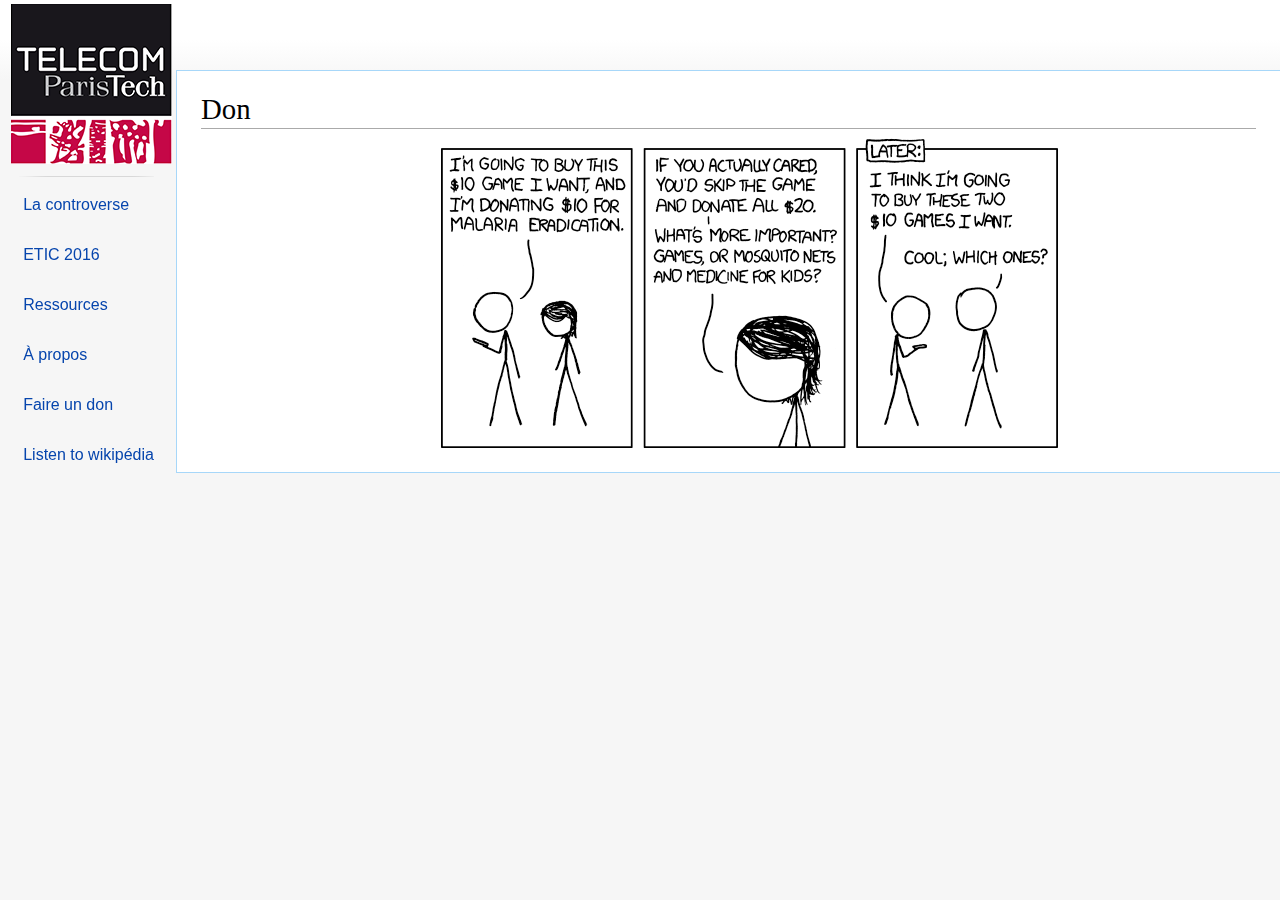
<file: don.html>
<!DOCTYPE html>
<html lang="fr" dir="ltr" class="client-nojs">

<head>

	<meta charset="UTF-8"/>
    <meta http-equiv="X-UA-Compatible" content="IE=edge">
    <meta name="viewport" content="width=device-width, initial-scale=1">

	<title>Wikipédia, une encyclopédie illégitime?</title>

	<link href="style.css" rel="stylesheet" type="text/css">

</head>

<body class="wiki">

	<div id="mw-page-base" class="noprint"></div>
	<div id="mw-head-base" class="noprint"></div>
	<div id="content" class="mw-body" role="main">
		 
		<!-- titre de la page/article -->
		<h1 id="firstHeading" class="firstHeading" lang="fr">Don</h1>

		<img src="images/don.png" class="don">

	</div>

	<div id="mw-navigation">

		<!-- menu gauche -->
		<div id="mw-panel">


			<div class="portal" role="navigation" id='p-navigation' aria-labelledby='p-navigation-label'>
				<a href="http://www.telecom-paristech.fr/"><img src="images/telecom-logo.png"></a>
				<div class="body">
					<ul>
						<li id="accueil"><a href="index.html">La controverse</a></li>
					    <li id="ETIC"><a href="http://ethique-tic.fr/2016/" target="_blank">ETIC 2016</a></li>
					    <li id="Ressources"><a href="ressources.html">Ressources</a></li>
					    <li id="A propos"><a href="apropos.html">À propos</a></li>
					    <li id="Don"><a href="don.html">Faire un don</a></li>	
						<li id="listen"><a href="http://listen.hatnote.com/#" target="_blank">Listen to wikipédia</a></li>
					</ul>
				</div>
			</div>

		</div>

	</div>

	
	</body>
</html>
</file>
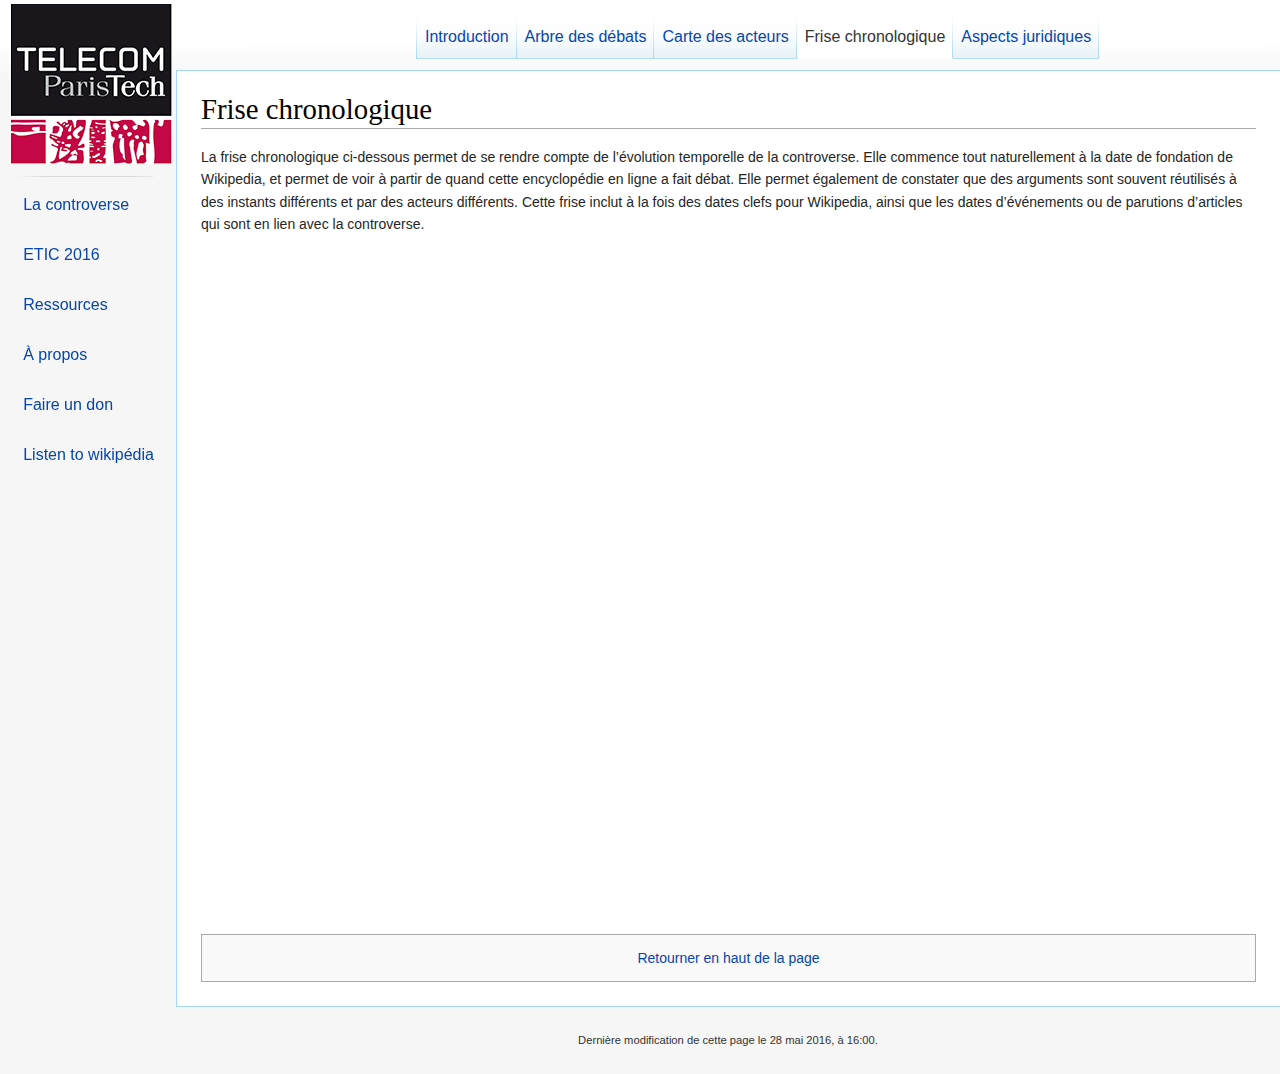
<file: frise.html>
<!DOCTYPE html>
<html lang="fr" dir="ltr" class="client-nojs">

<head>

  <meta charset="UTF-8"/>
    <meta http-equiv="X-UA-Compatible" content="IE=edge">
    <meta name="viewport" content="width=device-width, initial-scale=1">

  <title>Frise chronologique</title>

  <link href="style.css" rel="stylesheet" type="text/css">

</head>

<body class="wiki">

  <div id="mw-page-base" class="noprint"></div>
  <div id="mw-head-base" class="noprint"></div>
  <div id="content" class="mw-body" role="main">
    
    <!-- titre de la page/article -->
    <h1 id="firstHeading" class="firstHeading" lang="fr">Frise chronologique</h1>

    <!-- contenu principal -->
    <div id="bodyContent" class="mw-body-content">

      <div id="siteSub">Un site d'ETIC, Telecom Paristech.</div>
      <div id="contentSub"><!-- sous titre --></div>

      
      <div id="mw-content-text" lang="fr" dir="ltr" class="mw-content-ltr">
    
        <!-- texte d'intro -->
        <p>
        La frise chronologique ci-dessous permet de se rendre compte de l’évolution temporelle de la controverse. Elle commence tout naturellement à la date de fondation de Wikipedia, et permet de voir à partir de quand cette encyclopédie en ligne a fait débat. Elle permet également de constater que des arguments sont souvent réutilisés à des instants différents et par des acteurs différents. Cette frise inclut à la fois des dates clefs pour Wikipedia, ainsi que les dates d’événements ou de parutions d’articles qui sont en lien avec la controverse. 
        </p>

        <div id="frise">
          <iframe src='https://cdn.knightlab.com/libs/timeline3/latest/embed/index.html?source=1vgSNivBOQR5cPSeEnl8E-1tzTBaky04xVhDstJFzWe8&font=Default&lang=en&initial_zoom=2&height=650' width='100%' height='650' frameborder='0'></iframe>
        </div>

      </div>          

      <div id="catlinks" class="catlinks" data-mw="interface">
        <div id="mw-normal-catlinks" class="mw-normal-catlinks"> 
          <ul>
            <a class="scrollup" href="#"><p align="center">Retourner en haut de la page</p></a>
          </ul>
        </div>
      </div>        

      <div class="visualClear"></div>
    </div>
  </div>

  <div id="mw-navigation">

    <div id="mw-head">

      <!-- menu du site -->
      <div id="left-navigation">
        <div id="p-namespaces" role="navigation" class="vectorTabs" aria-labelledby="p-namespaces-label">
          <ul>
            <li  id="ca-nstab-main"><span><a href="index.html">Introduction</a></span></li>
            <li  id="ca-talk"><span><a href="arbre.html">Arbre des débats</a></span></li>
            <li  id="ca-talk"><span><a href="carte.html">Carte des acteurs</a></span></li>
            <li  id="ca-talk" class="selected"><span><a href="frise.html">Frise chronologique</a></span></li>
            <li  id="ca-talk"><span><a href="juridiction.html">Aspects juridiques</a></span></li>
          </ul>
        </div>
      </div>

    </div>

    <!-- menu gauche -->
    <div id="mw-panel">


      <div class="portal" role="navigation" id='p-navigation' aria-labelledby='p-navigation-label'>
        <a href="http://www.telecom-paristech.fr/"><img src="images/telecom-logo.png"></a>
        <div class="body">
          <ul>
            <li id="accueil"><a href="index.html">La controverse</a></li>
              <li id="ETIC"><a href="http://ethique-tic.fr/2016/" target="_blank">ETIC 2016</a></li>
              <li id="Ressources"><a href="ressources.html">Ressources</a></li>
              <li id="A propos"><a href="apropos.html">À propos</a></li>
              <li id="Don"><a href="don.html">Faire un don</a></li> 
            <li id="listen"><a href="http://listen.hatnote.com/#" target="_blank">Listen to wikipédia</a></li>
          </ul>
        </div>
      </div>

    </div>

  </div>

  <!-- Bas de page -->
  <div id="footer" role="contentinfo" align="center">
    <ul id="footer-info">
      <li id="footer-info-lastmod"> Dernière modification de cette page le 28 mai 2016, à 16:00.</li>
    </ul>
    <ul id="footer-icons" class="noprint">
      
    </ul>
    <div style="clear:both"></div>
  </div>

  
  </body>
</html>
</file>
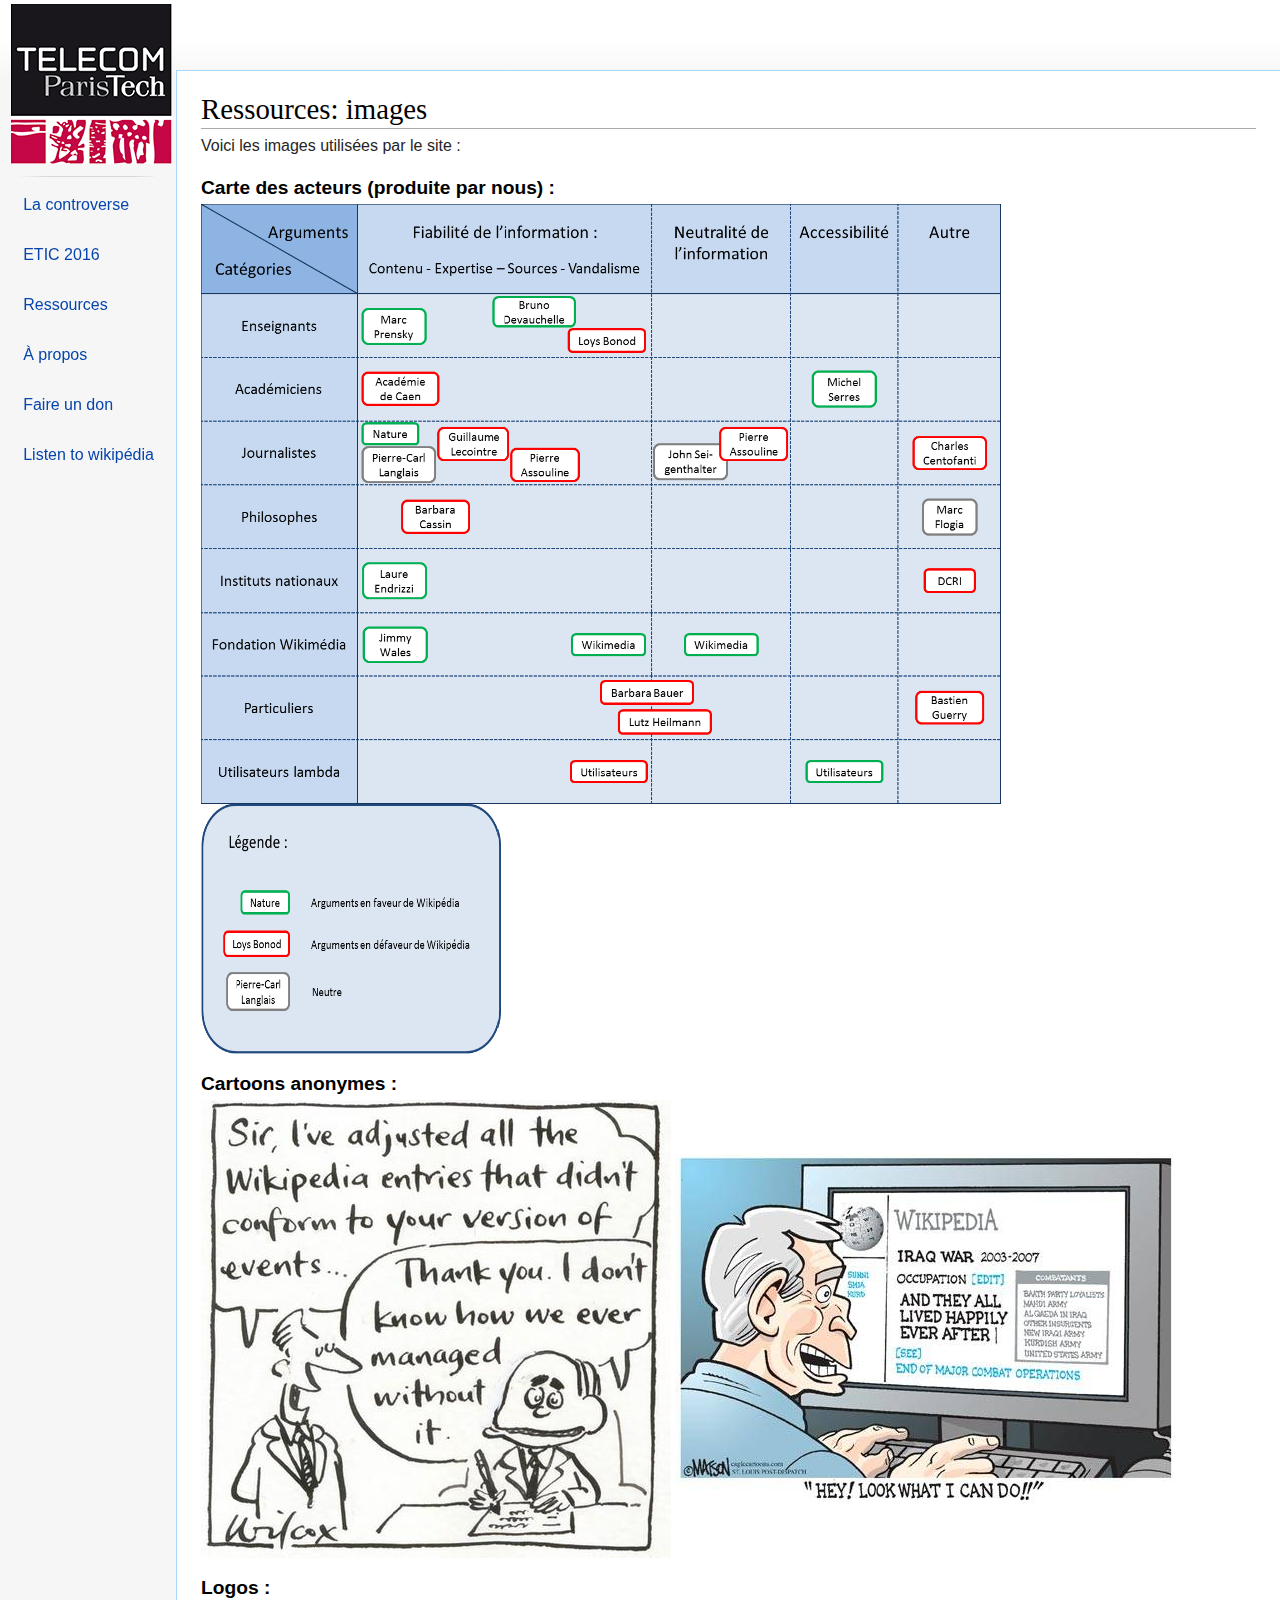
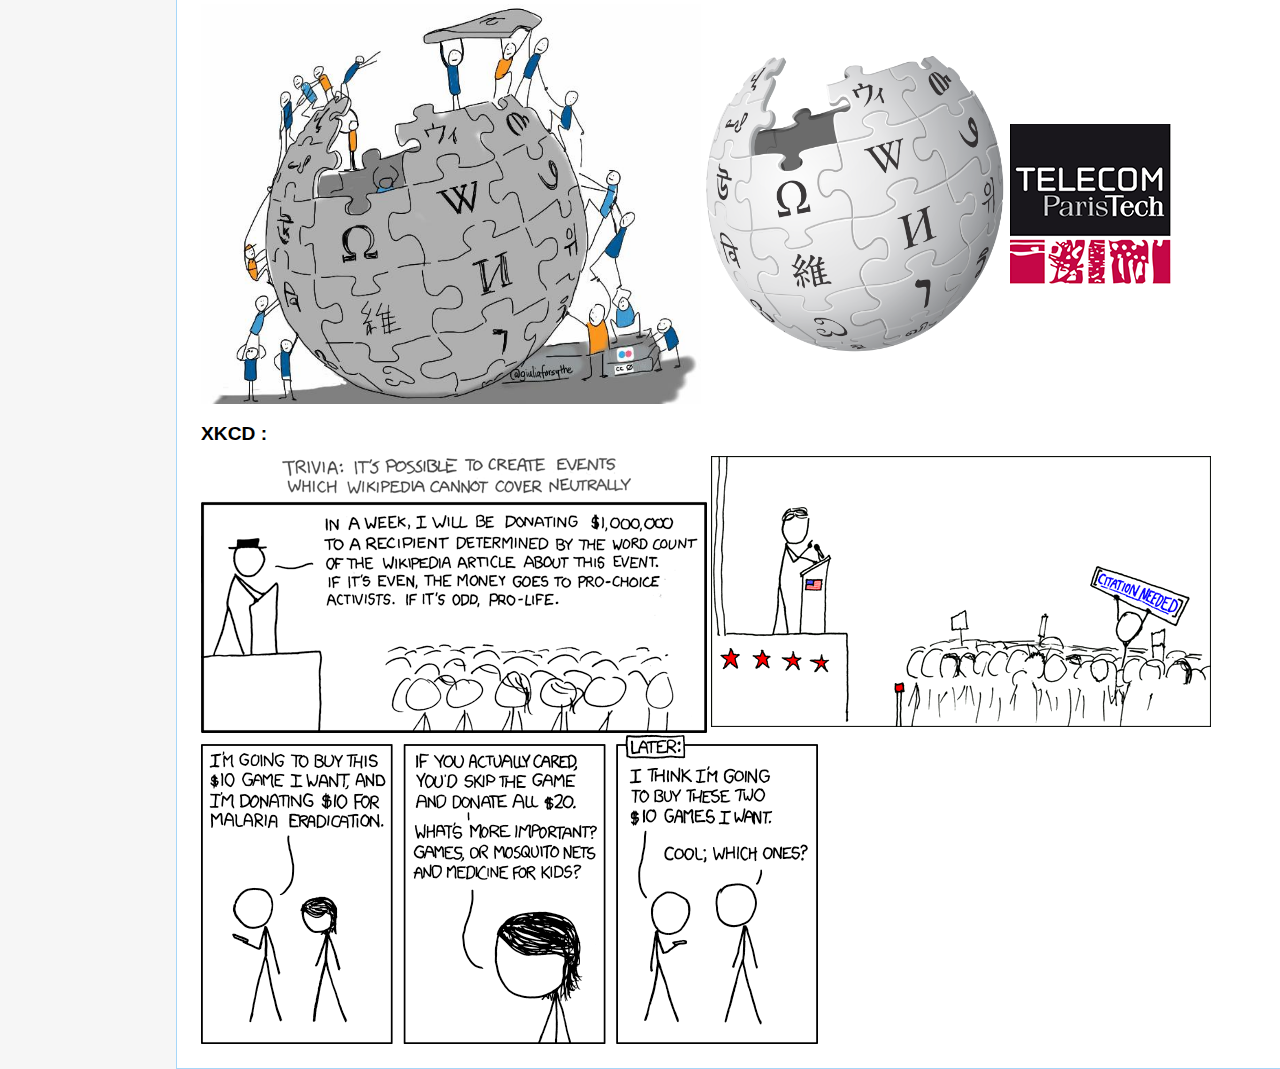
<file: images.html>
<!DOCTYPE html>
<html lang="fr" dir="ltr" class="client-nojs">

<head>

	<meta charset="UTF-8"/>
    <meta http-equiv="X-UA-Compatible" content="IE=edge">
    <meta name="viewport" content="width=device-width, initial-scale=1">

	<title>Wikipédia, une encyclopédie illégitime?_Ressources_images</title>

	<link href="style.css" rel="stylesheet" type="text/css">

</head>

<body class="wiki">

	<div id="mw-page-base" class="noprint"></div>
	<div id="mw-head-base" class="noprint"></div>
	<div id="content" class="mw-body" role="main">
		 
		<!-- titre de la page/article -->
		<h1 id="firstHeading" class="firstHeading" lang="fr">Ressources: images</h1>

		<p>Voici les images utilisées par le site :</p>

		<h3><span class="mw-headline" id="Neutralité">Carte des acteurs (produite par nous) :</span></h3>

		<img src="images/carte.png" width="800" height="600">
		<img src="images/legende.png" width="300" height="250">

		<h3><span class="mw-headline" id="Neutralité">Cartoons anonymes :</span></h3>

		<img src="images/law.jpg" >
		<img src="images/iraq.jpg" >

		<h3><span class="mw-headline" id="Neutralité">Logos :</span></h3>

		<img src="images/coop.jpg" width="500" height="400">
		<img src="images/logo.png" width="300" height="300">
		<img src="images/telecom-logo.png" >

		<h3><span class="mw-headline" id="Neutralité">XKCD :</span></h3>

		<img src="images/neutrality.png" >
		<img src="images/reference.png" >
		<img src="images/don.png" >

	</div>

	<div id="mw-navigation">

		<!-- menu gauche -->
		<div id="mw-panel">


			<div class="portal" role="navigation" id='p-navigation' aria-labelledby='p-navigation-label'>
				<a href="http://www.telecom-paristech.fr/"><img src="images/telecom-logo.png"></a>
				<div class="body">
					<ul>
						<li id="accueil"><a href="index.html">La controverse</a></li>
					    <li id="ETIC"><a href="http://ethique-tic.fr/2016/" target="_blank">ETIC 2016</a></li>
					    <li id="Ressources"><a href="ressources.html">Ressources</a></li>
					    <li id="A propos"><a href="apropos.html">À propos</a></li>
					    <li id="Don"><a href="don.html">Faire un don</a></li>	
						<li id="listen"><a href="http://listen.hatnote.com/#" target="_blank">Listen to wikipédia</a></li>
					</ul>
				</div>
			</div>

		</div>

	</div>

	
	</body>
</html>
</file>
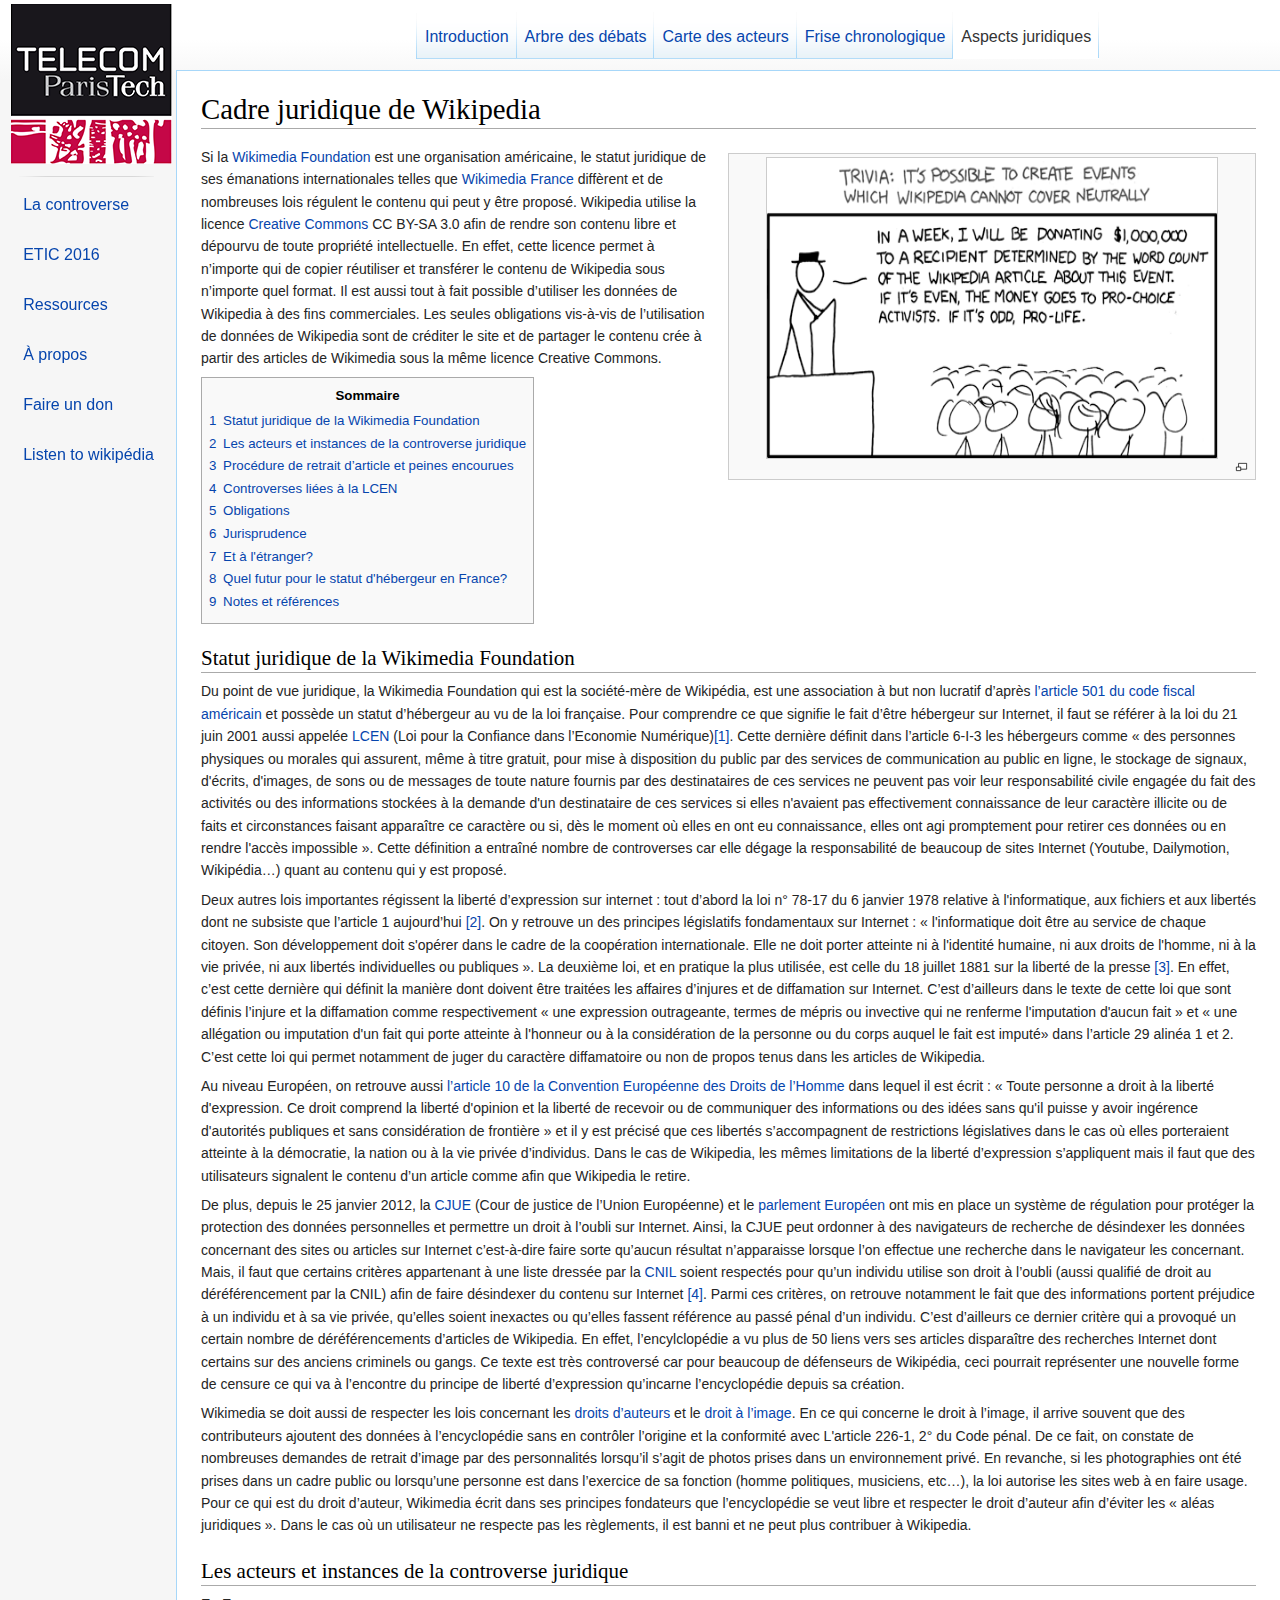
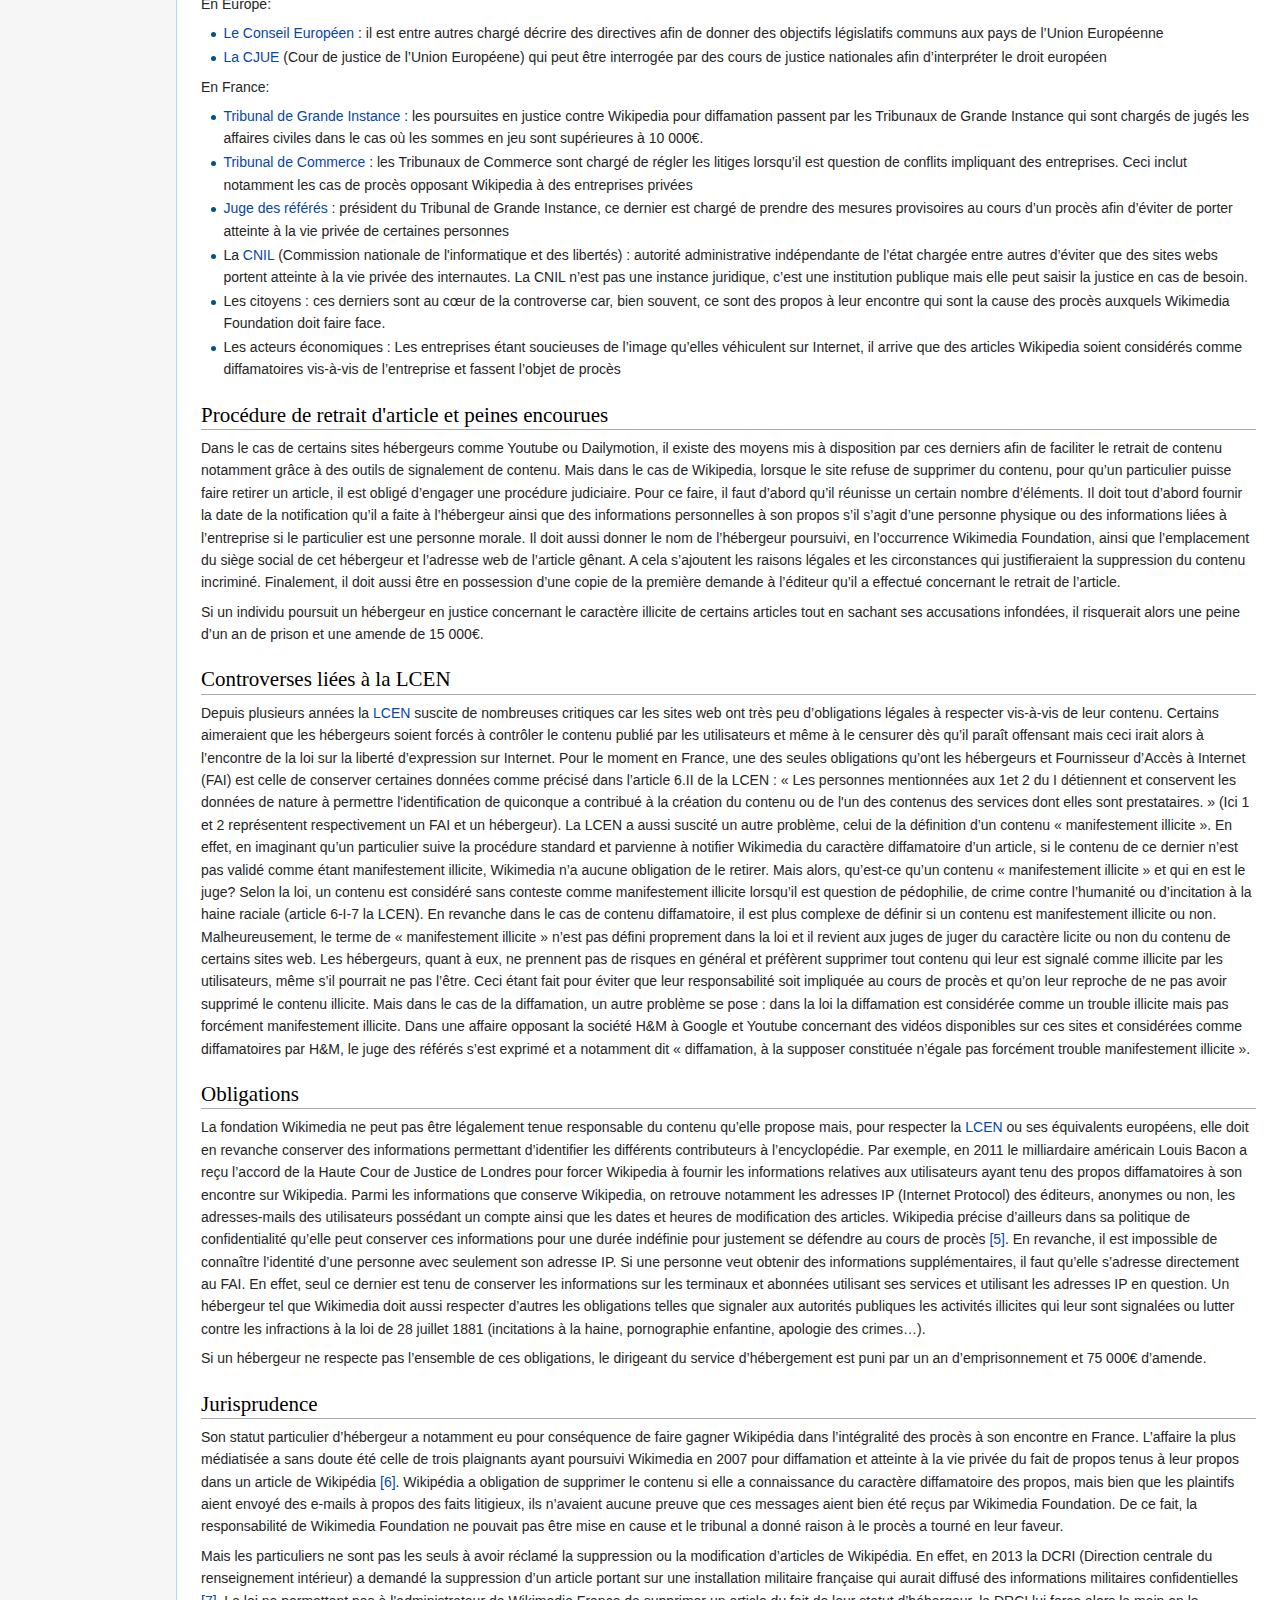
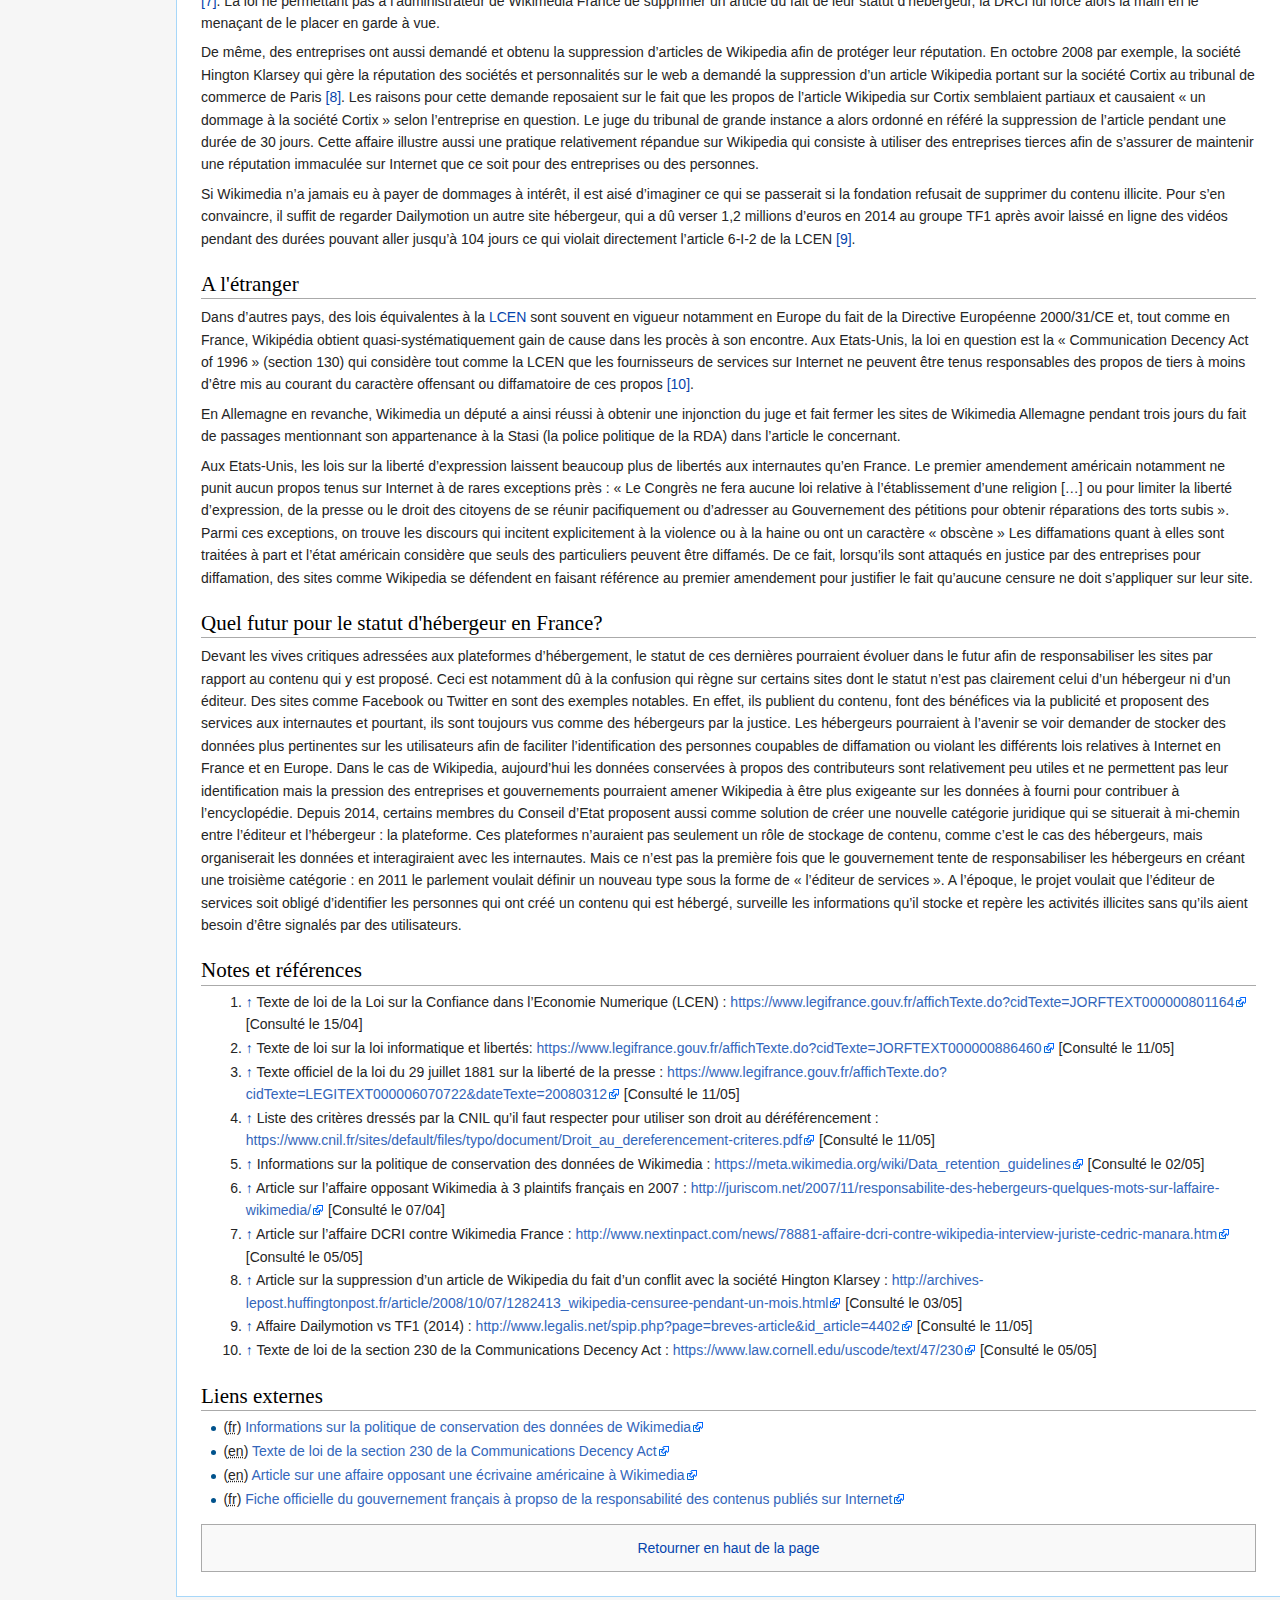
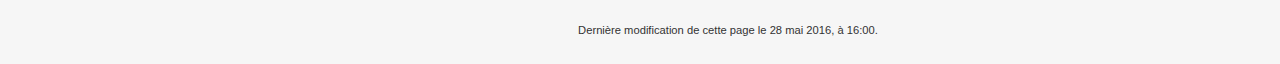
<file: juridiction.html>
<!DOCTYPE html>
<html lang="fr" dir="ltr" class="client-nojs">

<head>

  <meta charset="UTF-8"/>
    <meta http-equiv="X-UA-Compatible" content="IE=edge">
    <meta name="viewport" content="width=device-width, initial-scale=1">

  <title>Cadre juridique de Wikipedia</title>

  <link href="style.css" rel="stylesheet" type="text/css">

</head>

<body class="wiki">

  <div id="mw-page-base" class="noprint"></div>
  <div id="mw-head-base" class="noprint"></div>
  <div id="content" class="mw-body" role="main">
    
    <!-- titre de la page/article -->
    <h1 id="firstHeading" class="firstHeading" lang="fr">Cadre juridique de Wikipedia</h1>

    <!-- contenu principal -->
    <div id="bodyContent" class="mw-body-content">

      <div id="siteSub">Un site d'ETIC, Telecom Paristech.</div>
      <div id="contentSub"><!-- sous titre --></div>

      
      <div id="mw-content-text" lang="fr" dir="ltr" class="mw-content-ltr">

        <div class="thumb tright">
              <div class="thumbinner" style="width:520px;">
                <a href="images/neutrality.png" class="image">
                  <img src="images/neutrality.png" align="center" width="450" height="300" class="thumbimage" data-file-width="3468" data-file-height="2308" />
                </a>
                <div class="thumbcaption">
                  <div class="magnify">
                    <a href="images/neutrality.png" class="internal" title="taille d'origine"></a>
                  </div>
                </div>
              </div>
            </div>


        <!-- texte d'intro -->
        <p>
        Si la <a href="https://fr.wikipedia.org/wiki/Wikimedia_Foundation" target="_blank">Wikimedia Foundation</a> est une organisation américaine, le statut juridique de ses émanations internationales telles que <a href="https://fr.wikipedia.org/wiki/Wikim%C3%A9dia_France" target="_blank">Wikimedia France</a> diffèrent et de nombreuses lois régulent le contenu qui peut y être proposé.
        Wikipedia utilise la  licence <a href="https://fr.wikipedia.org/wiki/Creative_Commons" target="_blank">Creative Commons</a> CC BY-SA 3.0 afin de rendre son contenu libre et dépourvu de toute propriété intellectuelle. En effet, cette licence permet à n’importe qui de copier réutiliser et transférer le contenu de Wikipedia sous n’importe quel format. Il est aussi tout à fait possible d’utiliser les données de Wikipedia à des fins commerciales. Les seules obligations vis-à-vis de l’utilisation de données de Wikipedia sont de créditer le site et de partager le contenu crée à partir des articles de Wikimedia sous la même licence Creative Commons.
        </p>

        <!-- sommaire -->
        <div id="toc" class="toc">
          <div id="toctitle">
            <h2>Sommaire</h2>
          </div>

          <ul>
            <li class="toclevel-1 tocsection-1"><a href="#Statut"><span class="tocnumber">1</span> <span class="toctext">Statut juridique de la Wikimedia Foundation</span></a></li>
            <li class="toclevel-1 tocsection-2"><a href="#Acteurs"><span class="tocnumber">2</span> <span class="toctext">Les acteurs et instances de la controverse juridique </span></a></li>
            <li class="toclevel-1 tocsection-3"><a href="#Procédures"><span class="tocnumber">3</span> <span class="toctext">Procédure de retrait d’article et peines encourues</span></a></li>
            <li class="toclevel-1 tocsection-4"><a href="#LCEN"><span class="tocnumber">4</span> <span class="toctext">Controverses liées à la LCEN</span></a></li>
            <li class="toclevel-1 tocsection-5"><a href="#Obligations"><span class="tocnumber">5</span> <span class="toctext">Obligations</span></a></li>
            <li class="toclevel-1 tocsection-5"><a href="#Jurisprudence"><span class="tocnumber">6</span> <span class="toctext">Jurisprudence</span></a></li>
            <li class="toclevel-1 tocsection-5"><a href="#Etranger"><span class="tocnumber">7</span> <span class="toctext">Et à l'étranger?</span></a></li>

            <li class="toclevel-1 tocsection-5"><a href="#Futur"><span class="tocnumber">8</span> <span class="toctext">Quel futur pour le statut d'hébergeur en France?</span></a></li>
            <li class="toclevel-1 tocsection-5"><a href="#Notes"><span class="tocnumber">9</span> <span class="toctext">Notes et références</span></a></li>
          </ul>
        </div>

        <h2><span class="mw-headline" id="Statut">Statut juridique de la Wikimedia Foundation</span></h2>

        <p>
        Du point de vue juridique, la Wikimedia Foundation qui est la société-mère de Wikipédia, est une association à but non lucratif d’après <a href="https://fr.wikipedia.org/wiki/501c" target="_blank">l’article 501 du code fiscal américain</a> et possède un statut d’hébergeur au vu de la loi française. Pour comprendre ce que signifie le fait d’être hébergeur sur Internet, il faut se référer à la loi du 21 juin 2001 aussi appelée <a href="https://fr.wikipedia.org/wiki/Loi_pour_la_confiance_dans_l'%C3%A9conomie_num%C3%A9rique" target="_blank">LCEN</a> (Loi pour la Confiance dans l’Economie Numérique)<a href="#cite_note-1" id="cite_ref-1"><span class="cite_crochet">[</span>1<span class="cite_crochet">]</span></a>. Cette dernière définit dans l’article 6-I-3 les hébergeurs comme « des personnes physiques ou morales qui assurent, même à titre gratuit, pour mise à disposition du public par des services de communication au public en ligne, le stockage de signaux, d'écrits, d'images, de sons ou de messages de toute nature fournis par des destinataires de ces services ne peuvent pas voir leur responsabilité civile engagée du fait des activités ou des informations stockées à la demande d'un destinataire de ces services si elles n'avaient pas effectivement connaissance de leur caractère illicite ou de faits et circonstances faisant apparaître ce caractère ou si, dès le moment où elles en ont eu connaissance, elles ont agi promptement pour retirer ces données ou en rendre l'accès impossible ».  Cette définition a entraîné nombre de controverses car elle dégage la responsabilité de beaucoup de sites Internet (Youtube, Dailymotion, Wikipédia…) quant au contenu qui y est proposé. 
        </p>

        <p>
        Deux autres lois importantes régissent  la liberté d’expression sur internet : tout d’abord la loi n° 78-17 du 6 janvier 1978 relative à l'informatique, aux fichiers et aux libertés dont ne subsiste que l’article 1 aujourd’hui <a href="#cite_note-2" id="cite_ref-2"><span class="cite_crochet">[</span>2<span class="cite_crochet">]</span></a>. On y retrouve un des principes législatifs fondamentaux sur Internet : « l'informatique doit être au service de chaque citoyen. Son développement doit s'opérer dans le cadre de la coopération internationale. Elle ne doit porter atteinte ni à l'identité humaine, ni aux droits de l'homme, ni à la vie privée, ni aux libertés individuelles ou publiques ». La deuxième  loi, et en pratique la plus utilisée, est celle du 18 juillet 1881 sur la liberté de la presse <a href="#cite_note-3" id="cite_ref-3"><span class="cite_crochet">[</span>3<span class="cite_crochet">]</span></a>. En effet, c’est cette dernière qui définit la manière dont doivent être traitées les affaires d’injures et de diffamation sur Internet. C’est d’ailleurs dans le texte de cette loi que sont définis l’injure et la diffamation comme respectivement « une expression outrageante, termes de mépris ou invective qui ne renferme l'imputation d'aucun fait » et « une allégation ou imputation d'un fait qui porte atteinte à l'honneur ou à la considération de la personne ou du corps auquel le fait est imputé» dans l’article 29 alinéa 1 et 2. C’est cette loi qui permet notamment de juger du caractère diffamatoire ou non de propos tenus dans les articles de Wikipedia.
        </p>

        <p>
        Au niveau Européen, on retrouve aussi <a href="https://fr.wikipedia.org/wiki/Article_10_de_la_Convention_europ%C3%A9enne_des_droits_de_l'homme" target="_blank">l’article 10 de la Convention Européenne des Droits de l’Homme</a> dans lequel il est écrit : « Toute personne a droit à la liberté d'expression. Ce droit comprend la liberté d'opinion et la liberté de recevoir ou de communiquer des informations ou des idées sans qu'il puisse y avoir ingérence d'autorités publiques et sans considération de frontière » et il y est précisé que ces libertés s’accompagnent de restrictions législatives dans le cas où elles porteraient atteinte à la démocratie, la nation ou à la vie privée d’individus. Dans le cas de Wikipedia, les mêmes limitations de la liberté d’expression s’appliquent mais il faut que des utilisateurs signalent le contenu d’un article comme afin que Wikipedia le retire.
        </p>

        <p>
        De plus, depuis le 25 janvier 2012, la <a href="https://fr.wikipedia.org/wiki/Article_10_de_la_Convention_europ%C3%A9enne_des_droits_de_l'homme" target="_blank">CJUE</a> (Cour de justice de l’Union Européenne) et le <a href="https://fr.wikipedia.org/wiki/Parlement_europ%C3%A9en" target="_blank">parlement Européen</a> ont mis en place un système de régulation pour protéger la protection des données personnelles et permettre un droit à l’oubli sur Internet. Ainsi, la CJUE peut ordonner à des navigateurs de recherche de désindexer les données concernant des sites ou articles sur Internet c’est-à-dire faire sorte qu’aucun résultat n’apparaisse lorsque l’on effectue une recherche dans le navigateur les concernant. Mais, il faut que certains critères  appartenant à une liste dressée par la <a href="https://fr.wikipedia.org/wiki/Commission_nationale_de_l'informatique_et_des_libert%C3%A9s" target="_blank">CNIL</a> soient  respectés pour qu’un individu utilise son droit à l’oubli (aussi qualifié de droit au déréférencement par la CNIL) afin de faire désindexer du contenu sur Internet <a href="#cite_note-4" id="cite_ref-4"><span class="cite_crochet">[</span>4<span class="cite_crochet">]</span></a>. Parmi ces critères, on retrouve notamment le fait que des informations portent préjudice à un individu et à sa vie privée, qu’elles soient inexactes ou qu’elles fassent référence au passé pénal d’un individu. C’est d’ailleurs ce dernier critère qui a provoqué un certain nombre de déréférencements d’articles de Wikipedia. En effet, l’encylclopédie a vu plus de 50 liens vers ses articles disparaître des recherches Internet dont certains sur des anciens criminels ou gangs. Ce texte est très controversé car pour beaucoup de défenseurs de Wikipédia, ceci pourrait représenter une nouvelle forme de censure ce qui va à l’encontre du principe de liberté d’expression qu’incarne l’encyclopédie depuis sa création.
        </p>
             
        <p>
        Wikimedia se doit aussi de respecter les lois concernant les <a href="https://fr.wikipedia.org/wiki/Droit_d'auteur" target="_blank">droits d’auteurs</a> et le <a href="https://fr.wikipedia.org/wiki/Droit_%C3%A0_l'image_des_personnes_en_France" target="_blank">droit à l’image</a>. En ce qui concerne le droit à l’image, il arrive souvent que des contributeurs ajoutent des données à l’encyclopédie sans en contrôler l’origine et la conformité avec L'article 226-1, 2° du Code pénal. De ce fait, on constate de nombreuses demandes de retrait d’image par des personnalités lorsqu’il s’agit de photos prises dans un environnement privé. En revanche, si les photographies ont été prises dans un cadre public ou lorsqu’une personne est dans l’exercice de sa fonction (homme politiques, musiciens, etc…), la loi autorise les sites web à en faire usage. Pour ce qui est du droit d’auteur, Wikimedia écrit dans ses principes fondateurs que l’encyclopédie se veut libre et respecter le droit d’auteur afin d’éviter les « aléas juridiques ». Dans le cas où un utilisateur ne respecte pas les règlements, il est banni et ne peut plus contribuer à Wikipedia.
        </p>


        <h2><span class="mw-headline" id="Acteurs">Les acteurs et instances de la controverse juridique</span></h2>


        <p>
        En Europe:
        <ul>
          <li><a href="https://fr.wikipedia.org/wiki/Conseil_europ%C3%A9en" target="_blank">Le Conseil Européen</a> : il est entre autres chargé décrire des directives afin de donner des objectifs législatifs communs aux pays de l’Union Européenne</li>
          <li><a href="https://fr.wikipedia.org/wiki/Article_10_de_la_Convention_europ%C3%A9enne_des_droits_de_l'homme" target="_blank">La CJUE</a> (Cour de justice de l’Union Européene) qui peut être interrogée par des cours de justice nationales afin d’interpréter le droit européen</li>
        </ul>
        </p>

        <p>
        En France:
        <ul>
          <li><a href="https://fr.wikipedia.org/wiki/Tribunal_de_grande_instance_%28France%29" target="_blank">Tribunal de Grande Instance</a> : les poursuites en justice contre Wikipedia pour diffamation passent par les Tribunaux de Grande Instance qui sont chargés de jugés les affaires civiles dans le cas où les sommes en jeu sont supérieures à  10 000€.
          </li>
          <li><a href="https://fr.wikipedia.org/wiki/Tribunal_de_commerce" target="_blank">Tribunal de Commerce</a> : les Tribunaux de Commerce sont chargé de régler les litiges lorsqu’il est question de conflits impliquant des entreprises. Ceci inclut notamment les cas de procès opposant Wikipedia à des entreprises privées
          </li>
          <li><a href="https://fr.wikipedia.org/wiki/Juge_des_r%C3%A9f%C3%A9r%C3%A9s_en_France" target="_blank">Juge des référés</a> : président du Tribunal de Grande Instance, ce dernier est chargé de prendre des mesures provisoires au cours d’un procès afin d’éviter de porter atteinte à la vie privée de certaines personnes 
          </li>
          <li>La <a href="https://fr.wikipedia.org/wiki/Commission_nationale_de_l'informatique_et_des_libert%C3%A9s" target="_blank">CNIL</a> (Commission nationale de l'informatique et des libertés) : autorité administrative indépendante de l’état chargée entre autres d’éviter que des sites webs portent atteinte à la vie privée des internautes. La CNIL n’est pas une instance juridique, c’est une institution publique mais elle peut saisir la justice en cas de besoin.
          </li>
          <li>Les citoyens : ces derniers sont au cœur de la controverse car, bien souvent, ce sont des propos à leur encontre qui sont la cause des procès auxquels Wikimedia Foundation doit faire face.
          </li>
          <li>Les acteurs économiques : Les entreprises étant soucieuses de l’image qu’elles véhiculent sur Internet, il arrive que des articles Wikipedia soient considérés comme diffamatoires vis-à-vis de l’entreprise et fassent l’objet de procès
          </li>
        </ul>
        </p>
        
        <h2><span class="mw-headline" id="Procédures">Procédure de retrait d'article et peines encourues</span></h2>

        <p>
        Dans le cas de certains sites hébergeurs comme Youtube ou Dailymotion, il existe des moyens mis à disposition par ces derniers afin de faciliter le retrait de contenu notamment grâce à des outils de signalement de contenu. Mais dans le cas de Wikipedia, lorsque le site refuse de supprimer du contenu, pour qu’un particulier puisse faire retirer un article, il est obligé d’engager une procédure judiciaire. Pour ce faire, il faut d’abord qu’il réunisse un certain nombre d’éléments. Il doit tout d’abord fournir la date de la notification qu’il a faite à l’hébergeur ainsi que des informations personnelles à son propos s’il s’agit d’une personne physique ou des informations liées à l’entreprise si le particulier est une personne morale. Il doit aussi donner le nom de l’hébergeur poursuivi, en l’occurrence Wikimedia Foundation, ainsi que  l’emplacement du siège social de cet hébergeur et l’adresse web de l’article gênant. A cela s’ajoutent les raisons légales et les circonstances qui justifieraient la suppression du contenu incriminé. Finalement, il doit aussi être en possession d’une copie de la première demande à l’éditeur qu’il a effectué concernant le retrait de l’article.
        </p>

        <p>
        Si un individu poursuit un hébergeur en justice concernant le caractère illicite de certains articles tout en sachant ses accusations infondées, il risquerait alors une peine d’un an de prison et une amende de 15 000€. 
        </p>

        <h2><span class="mw-headline" id="LCEN">Controverses liées à la LCEN</span></h2>

        <p>
        Depuis plusieurs années la <a href="https://fr.wikipedia.org/wiki/Loi_pour_la_confiance_dans_l'%C3%A9conomie_num%C3%A9rique" target="_blank">LCEN</a> suscite de nombreuses critiques car les sites web ont très peu d’obligations légales à respecter vis-à-vis de leur contenu. Certains aimeraient que les hébergeurs soient forcés à contrôler le contenu publié par les utilisateurs et même à le censurer dès qu’il paraît offensant mais ceci irait alors à l’encontre de la loi sur la liberté d’expression sur Internet. Pour le moment en France, une des seules obligations qu’ont les hébergeurs et Fournisseur d’Accès à Internet (FAI) est celle de conserver certaines données comme précisé dans l’article 6.II de la LCEN : « Les personnes mentionnées aux 1et 2 du I détiennent et conservent les données de nature à permettre l'identification de quiconque a contribué à la création du contenu ou de l'un des contenus des services dont elles sont prestataires. » (Ici 1 et 2 représentent respectivement un FAI et un hébergeur).

        La LCEN a aussi suscité un autre problème, celui de la définition d’un contenu « manifestement illicite ». En effet, en imaginant qu’un particulier suive la procédure standard et parvienne à notifier Wikimedia du caractère diffamatoire d’un article, si le contenu de ce dernier n’est pas validé comme étant manifestement illicite, Wikimedia n’a aucune obligation de le retirer. Mais alors, qu’est-ce qu’un contenu « manifestement illicite » et qui en est le juge? Selon la loi, un contenu est considéré sans conteste comme manifestement illicite lorsqu’il est question de pédophilie, de crime contre l’humanité ou d’incitation à la haine raciale (article 6-I-7 la LCEN). En revanche dans le cas de contenu diffamatoire, il est plus complexe de définir si un contenu est manifestement illicite ou non. Malheureusement, le terme de « manifestement illicite » n’est pas défini proprement dans la loi et il revient aux juges de juger du caractère licite ou non du contenu de certains sites web. Les hébergeurs, quant à eux, ne prennent pas de risques en général et préfèrent supprimer tout contenu qui leur est signalé comme illicite par les utilisateurs, même s’il pourrait ne pas l’être. Ceci étant fait pour éviter que leur responsabilité soit impliquée au cours de procès et qu’on leur reproche de ne pas avoir supprimé le contenu illicite. Mais dans le cas de la diffamation, un autre problème se pose : dans la loi la diffamation est considérée comme un trouble illicite mais pas forcément manifestement illicite. Dans une affaire opposant la société H&M à Google et Youtube concernant des vidéos disponibles sur ces sites et  considérées comme diffamatoires par H&M, le juge des référés s’est exprimé et a notamment dit « diffamation, à la supposer constituée n’égale pas forcément trouble manifestement illicite ».
        </p>

        <h2><span class="mw-headline" id="Obligations">Obligations</span></h2>

        <p>
        La fondation Wikimedia ne peut pas être légalement tenue responsable du contenu qu’elle propose mais, pour respecter la <a href="https://fr.wikipedia.org/wiki/Loi_pour_la_confiance_dans_l'%C3%A9conomie_num%C3%A9rique" target="_blank">LCEN</a> ou ses équivalents européens, elle doit en revanche conserver des informations permettant d’identifier les différents contributeurs à l’encyclopédie. Par exemple, en 2011 le milliardaire américain Louis Bacon a reçu l’accord de la Haute Cour de Justice de Londres pour forcer Wikipedia à fournir les informations relatives aux utilisateurs ayant tenu des propos diffamatoires à son encontre sur Wikipedia. Parmi les informations que conserve Wikipedia, on retrouve notamment les adresses IP (Internet Protocol) des éditeurs, anonymes ou non, les adresses-mails des utilisateurs possédant un compte ainsi que les dates et heures de modification des articles. Wikipedia précise d’ailleurs dans sa politique de confidentialité qu’elle peut conserver ces informations pour une durée indéfinie pour justement se défendre au cours de procès <a href="#cite_note-5" id="cite_ref-5"><span class="cite_crochet">[</span>5<span class="cite_crochet">]</span></a>. En revanche, il est impossible de connaître l’identité d’une personne avec seulement son adresse IP. Si une personne veut obtenir des informations supplémentaires, il faut qu’elle s’adresse directement au FAI. En effet, seul ce dernier est tenu de conserver les informations sur les terminaux et abonnées utilisant ses services et utilisant les adresses IP en question. Un hébergeur tel que Wikimedia doit aussi respecter d’autres les obligations telles que signaler aux autorités publiques les activités illicites qui leur sont signalées ou lutter contre les infractions à la loi de 28 juillet 1881 (incitations à la haine, pornographie enfantine, apologie des crimes…).  
        </p>

        <p>
        Si un hébergeur ne respecte pas l’ensemble de ces obligations, le dirigeant du service d’hébergement est puni par un an d’emprisonnement et 75 000€ d’amende.
        </p>

        <h2><span class="mw-headline" id="Jurisprudence">Jurisprudence</span></h2>

        <p>
        Son statut particulier d’hébergeur a notamment eu pour conséquence de faire gagner Wikipédia dans l’intégralité des procès à son encontre en France. L’affaire la plus médiatisée a sans doute été celle de trois plaignants ayant poursuivi Wikimedia en 2007 pour diffamation et atteinte à la vie privée du fait de propos tenus à leur propos dans un article de Wikipédia <a href="#cite_note-6" id="cite_ref-6"><span class="cite_crochet">[</span>6<span class="cite_crochet">]</span></a>. Wikipédia a obligation de supprimer le contenu si elle a connaissance du caractère diffamatoire des propos, mais bien que les plaintifs aient envoyé des e-mails à propos des faits litigieux, ils n’avaient aucune preuve que ces messages aient bien été reçus par Wikimedia Foundation. De ce fait, la responsabilité de Wikimedia Foundation ne pouvait pas être mise en cause et le tribunal a donné raison à le procès a tourné en leur faveur. 
        </p>

        <p> 
        Mais les particuliers ne sont pas les seuls à avoir réclamé la suppression ou la modification d’articles de Wikipédia. En effet, en 2013 la DCRI (Direction centrale du renseignement intérieur) a demandé la suppression d’un article portant sur une installation militaire française qui aurait diffusé des informations militaires confidentielles <a href="#cite_note-7" id="cite_ref-7"><span class="cite_crochet">[</span>7<span class="cite_crochet">]</span></a>. La loi ne permettant pas à l’administrateur de Wikimedia France de supprimer un article du fait de leur statut d’hébergeur, la DRCI lui force alors la main en le menaçant de le placer en garde à vue.
        </p>

        <p> 
        De même, des entreprises ont aussi demandé et obtenu la suppression d’articles de Wikipedia afin de protéger leur réputation. En octobre 2008 par exemple, la société Hington Klarsey qui gère la réputation des sociétés et personnalités sur le web  a demandé la suppression d’un article Wikipedia portant sur la société Cortix au tribunal de commerce de Paris <a href="#cite_note-8" id="cite_ref-8"><span class="cite_crochet">[</span>8<span class="cite_crochet">]</span></a>. Les raisons pour cette demande reposaient sur le fait que les propos de l’article Wikipedia sur Cortix semblaient partiaux et causaient « un dommage à la société Cortix » selon l’entreprise en question.  Le juge du tribunal de grande instance a alors ordonné en référé la suppression de l’article pendant une durée de 30 jours. Cette affaire illustre aussi une pratique relativement répandue sur Wikipedia qui consiste à utiliser des entreprises tierces afin de s’assurer de maintenir une réputation immaculée sur Internet que ce soit pour des entreprises ou des personnes.
        </p>

        <p>
        Si Wikimedia n’a jamais eu à payer de dommages à intérêt, il est aisé d’imaginer ce qui se passerait si la fondation refusait de supprimer du contenu illicite. Pour s’en convaincre, il suffit de regarder Dailymotion un autre site hébergeur, qui a dû verser 1,2 millions d’euros en 2014 au groupe TF1 après avoir laissé en ligne des vidéos pendant des durées pouvant aller jusqu’à 104 jours ce qui violait directement l’article 6-I-2 de la LCEN <a href="#cite_note-9" id="cite_ref-9"><span class="cite_crochet">[</span>9<span class="cite_crochet">]</span></a>.
        </p>

        <h2><span class="mw-headline" id="Etranger">A l'étranger</span></h2>

        <p>
        Dans d’autres pays, des lois équivalentes à la <a href="https://fr.wikipedia.org/wiki/Loi_pour_la_confiance_dans_l'%C3%A9conomie_num%C3%A9rique" target="_blank">LCEN</a> sont souvent en vigueur notamment en Europe du fait de la Directive Européenne 2000/31/CE  et, tout comme en France, Wikipédia obtient quasi-systématiquement gain de cause dans les procès à son encontre. Aux Etats-Unis, la loi en question est la « Communication Decency Act of 1996 » (section 130) qui considère tout comme la LCEN que les fournisseurs de services sur Internet ne peuvent être tenus responsables des propos de tiers à moins d’être mis au courant du caractère offensant ou diffamatoire de ces propos <a href="#cite_note-10" id="cite_ref-10"><span class="cite_crochet">[</span>10<span class="cite_crochet">]</span></a>. 
        </p>

        <p>
        En Allemagne en revanche, Wikimedia un député a ainsi réussi à obtenir une injonction du juge et fait fermer les sites de Wikimedia Allemagne pendant trois jours du fait de passages mentionnant son appartenance à la Stasi (la police politique de la RDA) dans l’article le concernant. 
        </p>

        <p>Aux Etats-Unis, les lois sur la liberté d’expression laissent beaucoup plus de libertés aux internautes qu’en France.  Le premier amendement américain notamment ne punit aucun propos tenus sur Internet à de rares exceptions près : « Le Congrès ne fera aucune loi relative à l’établissement d’une religion […] ou pour limiter la liberté d’expression, de la presse ou le droit des citoyens de se réunir pacifiquement ou d’adresser au Gouvernement des pétitions pour obtenir réparations des torts subis ». Parmi ces exceptions, on trouve les discours qui incitent explicitement à la violence ou à la haine ou ont un caractère « obscène » Les diffamations quant à elles sont traitées à part et l’état américain considère que seuls des particuliers peuvent être diffamés. De ce fait, lorsqu’ils sont attaqués en justice par des entreprises pour diffamation, des sites comme Wikipedia se défendent en faisant référence au premier amendement pour justifier le fait qu’aucune censure ne doit s’appliquer sur leur site. 
        </p>

        <h2><span class="mw-headline" id="Futur">Quel futur pour le statut d'hébergeur en France?</span></h2>

        <p>
        Devant les vives critiques adressées aux plateformes d’hébergement, le statut de ces dernières pourraient évoluer dans le futur afin de responsabiliser les sites par rapport au contenu qui y est proposé. Ceci est notamment dû à la confusion qui règne sur certains sites dont le statut n’est pas clairement celui d’un hébergeur ni d’un éditeur. Des sites comme Facebook ou Twitter en sont des exemples notables. En effet, ils publient du contenu, font des bénéfices via la publicité et proposent des services aux internautes et pourtant, ils sont toujours vus comme des hébergeurs par la justice. Les hébergeurs pourraient à l’avenir se voir demander de stocker des données plus pertinentes sur les utilisateurs afin de faciliter l’identification des personnes coupables de diffamation ou violant les différents lois relatives à Internet en France et en Europe. Dans le cas de Wikipedia, aujourd’hui les données conservées à propos des contributeurs sont relativement peu utiles et ne permettent pas leur identification mais la pression des entreprises et gouvernements pourraient amener Wikipedia à être plus exigeante sur les données à fourni pour contribuer à l’encyclopédie. Depuis  2014, certains membres du Conseil d’Etat proposent aussi comme solution de créer une nouvelle catégorie juridique qui se situerait à mi-chemin entre l’éditeur et l’hébergeur : la plateforme. Ces plateformes n’auraient pas seulement un rôle  de stockage de contenu, comme c’est le cas des hébergeurs, mais organiserait les données et interagiraient avec les internautes. Mais ce n’est pas la première fois que le gouvernement tente de responsabiliser les hébergeurs en créant une troisième catégorie : en 2011 le parlement voulait définir un nouveau type sous la forme de « l’éditeur de services ». A l’époque, le projet voulait que l’éditeur de services soit obligé d’identifier les personnes qui ont créé un contenu qui est hébergé, surveille les informations qu’il stocke et repère les activités illicites sans qu’ils aient besoin d’être signalés par des utilisateurs.
        </p>

        <h2><span class="mw-headline" id="Notes">Notes et références</span></h2>

        <ol class="references">
          <li id="cite_note-1">
            <span class="noprint renvois_vers_le_texte"><a href="#cite_ref-1">↑</a></span> 
            <span class="reference-text">Texte de loi de la Loi sur la Confiance dans l’Economie Numerique (LCEN) :
            <a rel="nofollow" class="external free" href="https://www.legifrance.gouv.fr/affichTexte.do?cidTexte=JORFTEXT000000801164" target="_blank">
            https://www.legifrance.gouv.fr/affichTexte.do?cidTexte=JORFTEXT000000801164</a> [Consulté le 15/04]</span>
          </li>
          <li id="cite_note-2">
            <span class="noprint renvois_vers_le_texte"><a href="#cite_ref-2">↑</a></span> 
            <span class="reference-text">Texte de loi sur la loi informatique et libertés: <a rel="nofollow" class="external free" href="https://www.legifrance.gouv.fr/affichTexte.do?cidTexte=JORFTEXT000000886460" target="_blank">https://www.legifrance.gouv.fr/affichTexte.do?cidTexte=JORFTEXT000000886460</a>  [Consulté le 11/05]</span>
          </li>
          <li id="cite_note-3">
            <span class="noprint renvois_vers_le_texte"><a href="#cite_ref-3">↑</a></span> 
            <span class="reference-text">Texte officiel de la loi du 29 juillet 1881 sur la liberté de la presse : <a rel="nofollow" class="external free" href="https://www.legifrance.gouv.fr/affichTexte.do?cidTexte=LEGITEXT000006070722&dateTexte=20080312" target="_blank">https://www.legifrance.gouv.fr/affichTexte.do?cidTexte=LEGITEXT000006070722&dateTexte=20080312</a>  [Consulté le 11/05]</span>
          </li>
          <li id="cite_note-4">
            <span class="noprint renvois_vers_le_texte"><a href="#cite_ref-4">↑</a></span> 
            <span class="reference-text">Liste des critères dressés par la CNIL qu’il faut respecter pour utiliser son droit au déréférencement : <a rel="nofollow" class="external free" href="https://www.cnil.fr/sites/default/files/typo/document/Droit_au_dereferencement-criteres.pdf" target="_blank">https://www.cnil.fr/sites/default/files/typo/document/Droit_au_dereferencement-criteres.pdf</a>  [Consulté le 11/05]</span>
          </li>
          <li id="cite_note-5">
            <span class="noprint renvois_vers_le_texte"><a href="#cite_ref-5">↑</a></span> 
            <span class="reference-text"> Informations sur la  politique de conservation des données de Wikimedia : <a rel="nofollow" class="external free" href="https://meta.wikimedia.org/wiki/Data_retention_guidelines" target="_blank">https://meta.wikimedia.org/wiki/Data_retention_guidelines</a>  [Consulté le 02/05]</span>
          </li>
          <li id="cite_note-6">
            <span class="noprint renvois_vers_le_texte"><a href="#cite_ref-6">↑</a></span> 
            <span class="reference-text">Article sur l’affaire opposant Wikimedia à 3 plaintifs français en 2007 : <a rel="nofollow" class="external free" href="http://juriscom.net/2007/11/responsabilite-des-hebergeurs-quelques-mots-sur-laffaire-wikimedia/" target="_blank">http://juriscom.net/2007/11/responsabilite-des-hebergeurs-quelques-mots-sur-laffaire-wikimedia/</a>  [Consulté le 07/04]</span>
          </li>
          <li id="cite_note-7">
            <span class="noprint renvois_vers_le_texte"><a href="#cite_ref-7">↑</a></span> 
            <span class="reference-text">Article sur l’affaire DCRI contre Wikimedia France :
            <a rel="nofollow" class="external free" href="http://www.nextinpact.com/news/78881-affaire-dcri-contre-wikipedia-interview-juriste-cedric-manara.htm" target="_blank">
            http://www.nextinpact.com/news/78881-affaire-dcri-contre-wikipedia-interview-juriste-cedric-manara.htm</a>  [Consulté le 05/05]</span>
          </li>
          <li id="cite_note-8">
            <span class="noprint renvois_vers_le_texte"><a href="#cite_ref-8">↑</a></span> 
            <span class="reference-text">Article sur la suppression d’un article de Wikipedia du fait d’un conflit avec la société Hington Klarsey :
            <a rel="nofollow" class="external free" href="http://archives-lepost.huffingtonpost.fr/article/2008/10/07/1282413_wikipedia-censuree-pendant-un-mois.html" target="_blank">http://archives-lepost.huffingtonpost.fr/article/2008/10/07/1282413_wikipedia-censuree-pendant-un-mois.html</a> [Consulté le 03/05]</span>
          </li>
          <li id="cite_note-9">
            <span class="noprint renvois_vers_le_texte"><a href="#cite_ref-9">↑</a></span> 
            <span class="reference-text">Affaire Dailymotion vs TF1 (2014) : <a rel="nofollow" class="external free" href="http://www.legalis.net/spip.php?page=breves-article&id_article=4402" target="_blank">http://www.legalis.net/spip.php?page=breves-article&id_article=4402</a> [Consulté le 11/05]</span>
          </li>
          <li id="cite_note-10">
            <span class="noprint renvois_vers_le_texte"><a href="#cite_ref-10">↑</a></span> 
            <span class="reference-text">Texte de loi de la section 230 de la Communications Decency Act : <a rel="nofollow" class="external free" href="https://www.law.cornell.edu/uscode/text/47/230" target="_blank">https://www.law.cornell.edu/uscode/text/47/230</a> [Consulté le 05/05]</span>
          </li>

        </ol>

        <h2><span class="mw-headline" id="Liens_externes">Liens externes</span></h2>
        <ul>
          <li><span class="indicateur-langue">(<abbr class="abbr" title="Langue&#160;: français">fr</abbr>)</span> <a rel="nofollow" class="external text" href="https://meta.wikimedia.org/wiki/Data_retention_guidelines" target="_blank">Informations sur la  politique de conservation des données de Wikimedia</a></li>
          <li><span class="indicateur-langue">(<abbr class="abbr" title="Langue&#160;: anglais">en</abbr>)</span> <a rel="nofollow" class="external text" href="https://www.law.cornell.edu/uscode/text/47/230" target="_blank">Texte de loi de la section 230 de la Communications Decency Act</a></li>
          <li><span class="indicateur-langue">(<abbr class="abbr" title="Langue&#160;: anglais">en</abbr>)</span> <a rel="nofollow" class="external text" href="http://arstechnica.com/tech-policy/2008/08/judge-puts-defamation-lawsuit-against-wikipedia-to-the-sword/" target="_blank">Article sur une affaire opposant une écrivaine américaine à Wikimedia</a></li>
          <li><span class="indicateur-langue">(<abbr class="abbr" title="Langue&#160;: français">fr</abbr>)</span> <a rel="nofollow" class="external text" href="https://www.service-public.fr/particuliers/vosdroits/F32075" target="_blank">Fiche officielle du gouvernement français à propso de  la responsabilité des contenus publiés sur Internet</a></li>
        </ul>

      </div>          

      <div id="catlinks" class="catlinks" data-mw="interface">
        <div id="mw-normal-catlinks" class="mw-normal-catlinks"> 
          <ul>
            <a class="scrollup" href="#"><p align="center">Retourner en haut de la page</p></a>
          </ul>
        </div>
      </div>          

      <div class="visualClear"></div>
    </div>
  </div>

  <div id="mw-navigation">

    <div id="mw-head">

      <!-- menu du site -->
      <div id="left-navigation">
        <div id="p-namespaces" role="navigation" class="vectorTabs" aria-labelledby="p-namespaces-label">
          <ul>
            <li  id="ca-nstab-main"><span><a href="index.html">Introduction</a></span></li>
            <li  id="ca-talk"><span><a href="arbre.html">Arbre des débats</a></span></li>
            <li  id="ca-talk"><span><a href="carte.html">Carte des acteurs</a></span></li>
            <li  id="ca-talk"><span><a href="frise.html">Frise chronologique</a></span></li>
            <li  id="ca-talk" class="selected"><span><a href="juridiction.html">Aspects juridiques</a></span></li>
          </ul>
        </div>
      </div>

    </div>

    <!-- menu gauche -->
    <div id="mw-panel">


      <div class="portal" role="navigation" id='p-navigation' aria-labelledby='p-navigation-label'>
        <a href="http://www.telecom-paristech.fr/"><img src="images/telecom-logo.png"></a>
        <div class="body">
          <ul>
            <li id="accueil"><a href="index.html">La controverse</a></li>
              <li id="ETIC"><a href="http://ethique-tic.fr/2016/" target="_blank">ETIC 2016</a></li>
              <li id="Ressources"><a href="ressources.html">Ressources</a></li>
              <li id="A propos"><a href="apropos.html">À propos</a></li>
              <li id="Don"><a href="don.html">Faire un don</a></li> 
            <li id="listen"><a href="http://listen.hatnote.com/#" target="_blank">Listen to wikipédia</a></li>
          </ul>
        </div>
      </div>

    </div>

  </div>

  <!-- Bas de page -->
  <div id="footer" role="contentinfo" align="center">
    <ul id="footer-info">
      <li id="footer-info-lastmod"> Dernière modification de cette page le 28 mai 2016, à 16:00.</li>
    </ul>
    <ul id="footer-icons" class="noprint">
      
    </ul>
    <div style="clear:both"></div>
  </div>

  
  </body>
</html>
</file>
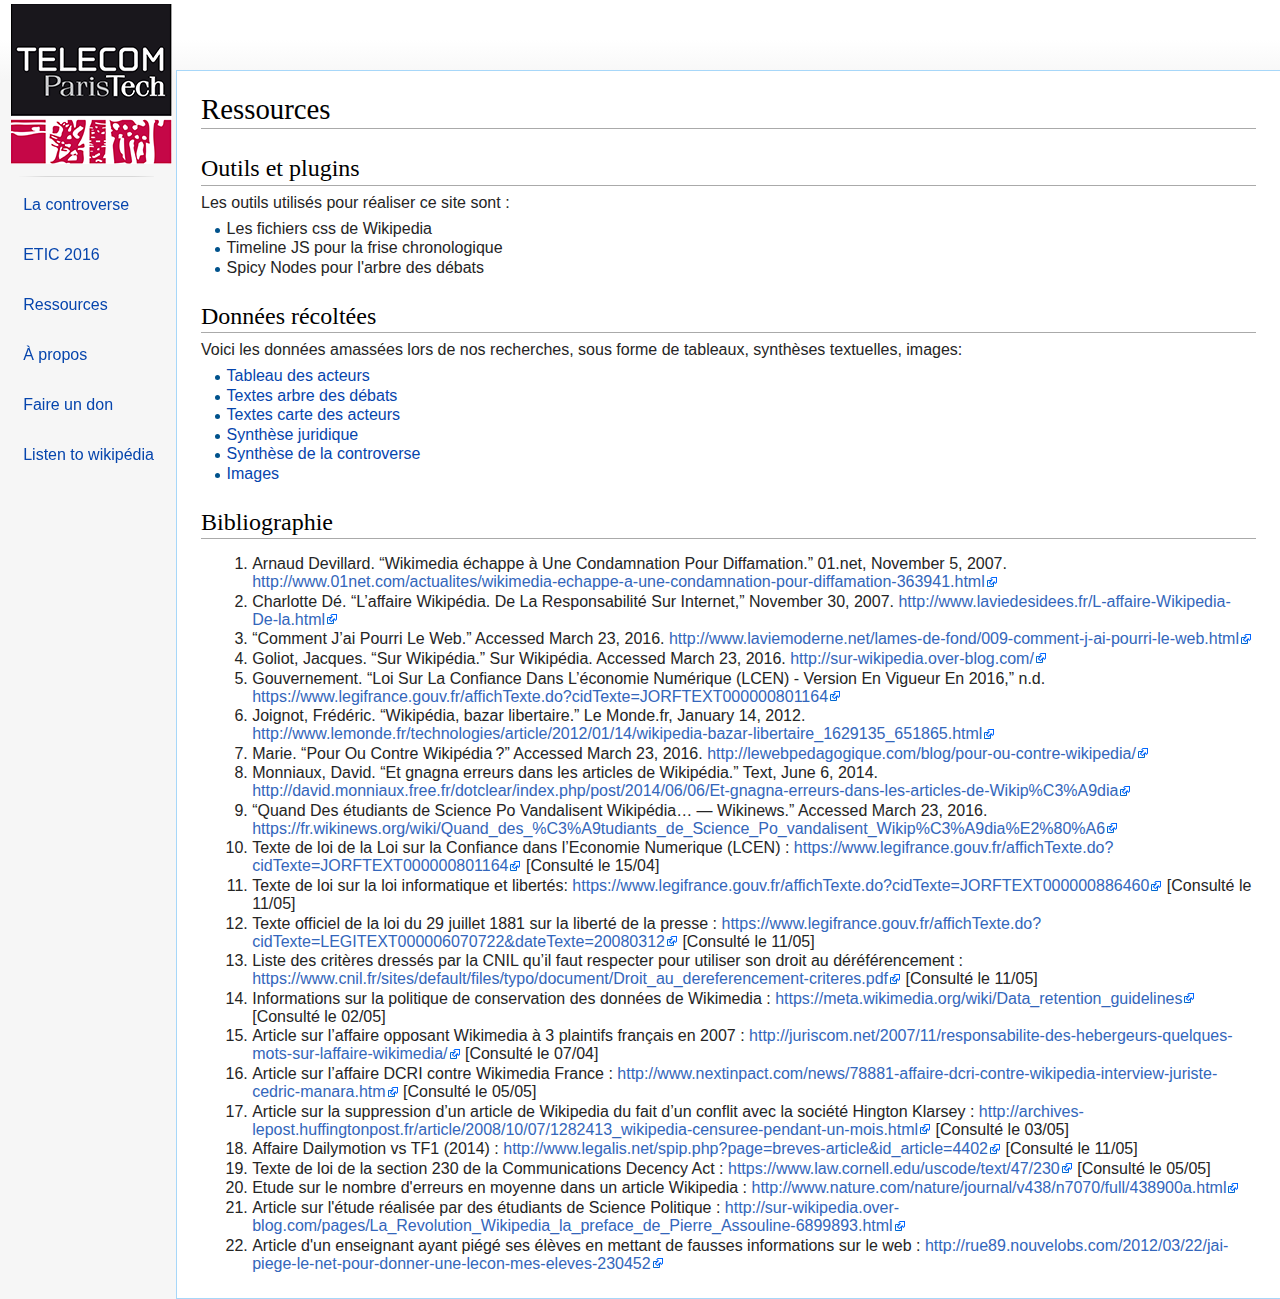
<file: ressources.html>
<!DOCTYPE html>
<html lang="fr" dir="ltr" class="client-nojs">

<head>

	<meta charset="UTF-8"/>
    <meta http-equiv="X-UA-Compatible" content="IE=edge">
    <meta name="viewport" content="width=device-width, initial-scale=1">

	<title>Wikipédia, une encyclopédie illégitime ?</title>

	<link href="style.css" rel="stylesheet" type="text/css">

</head>

<body class="wiki">

	<div id="mw-page-base" class="noprint"></div>
	<div id="mw-head-base" class="noprint"></div>
	<div id="content" class="mw-body" role="main">
		 
		<!-- titre de la page/article -->
		<h1 id="firstHeading" class="firstHeading" lang="fr">Ressources</h1>

		<h2><span class="mw-headline" id="tools">Outils et plugins</span></h2>

		<p>
		Les outils utilisés pour réaliser ce site sont :

		<ul>
			<li>Les fichiers css de Wikipedia</li>
			<li>Timeline JS pour la frise chronologique</li>
			<li>Spicy Nodes pour l'arbre des débats</li>
		</ul>

		</p>
		
		<h2><span class="mw-headline" id="biblio">Données récoltées</span></h2>

		<p>

		Voici les données amassées lors de nos recherches, sous forme de tableaux, synthèses textuelles, images:

		<ul>
			<li><a href="https://docs.google.com/spreadsheets/d/18sjj1Cy7CDJdqmi_Ov6GZPj2oVuKCDNlIK6vy7I9G28/pubhtml">Tableau des acteurs</a></li>
			<li><a href="https://docs.google.com/document/d/1XP_StykOebzstClilysTYN6XgLqTYQQEGHQkQZta7vE/pub">Textes arbre des débats</a></li>
			<li><a href="https://docs.google.com/document/d/1fnsssGdHOkbnKiXY3PysJEIEMvbTGzFfllXgrOt5gac/pub">Textes carte des acteurs</a></li>
			<li><a href="https://docs.google.com/document/d/1Vm8FMA2TIwzpoIrZCEKUiWZ2o5Km0flIwGyzsQSRL3c/pub">Synthèse juridique</a></li>
			<li><a href="https://docs.google.com/document/d/1MI6yNXvC4aB0WYHlTzn2SNG_lY6twVcU_3NB8hqSnDI/pub">Synthèse de la controverse</a></li>
			<li><a href="images.html">Images</a></li>
		</ul>

		</p>

		<h2><span class="mw-headline" id="biblio">Bibliographie</span></h2>

		<div id="biblio">
		<ol class="references">
			<li>
				<span class="reference-text">Arnaud Devillard. “Wikimedia échappe à Une Condamnation Pour Diffamation.” 01.net, November 5, 2007. <a class="external free" href="http://www.01net.com/actualites/wikimedia-echappe-a-une-condamnation-pour-diffamation-363941.html">http://www.01net.com/actualites/wikimedia-echappe-a-une-condamnation-pour-diffamation-363941.html</a></span>
			</li>
			<li>
				<span class="reference-text">Charlotte Dé. “L’affaire Wikipédia. De La Responsabilité Sur Internet,” November 30, 2007. <a class="external free" href="http://www.laviedesidees.fr/L-affaire-Wikipedia-De-la.html">http://www.laviedesidees.fr/L-affaire-Wikipedia-De-la.html</a></span>
			</li>
			<li>
				<span class="reference-text">“Comment J’ai Pourri Le Web.” Accessed March 23, 2016. <a class="external free" href="http://www.laviemoderne.net/lames-de-fond/009-comment-j-ai-pourri-le-web.html">http://www.laviemoderne.net/lames-de-fond/009-comment-j-ai-pourri-le-web.html</a></span>
			</li>
			<li>
				<span class="reference-text">Goliot, Jacques. “Sur Wikipédia.” Sur Wikipédia. Accessed March 23, 2016. <a class="external free" href="http://sur-wikipedia.over-blog.com/">http://sur-wikipedia.over-blog.com/</a></span>
			</li>
			<li>
				<span class="reference-text">Gouvernement. “Loi Sur La Confiance Dans L’économie Numérique (LCEN) - Version En Vigueur En 2016,” n.d. <a class="external free" href="https://www.legifrance.gouv.fr/affichTexte.do?cidTexte=JORFTEXT000000801164">https://www.legifrance.gouv.fr/affichTexte.do?cidTexte=JORFTEXT000000801164</a></span>
			</li>
			<li>
				<span class="reference-text">Joignot, Frédéric. “Wikipédia, bazar libertaire.” Le Monde.fr, January 14, 2012. <a class="external free" href="http://www.lemonde.fr/technologies/article/2012/01/14/wikipedia-bazar-libertaire_1629135_651865.html">http://www.lemonde.fr/technologies/article/2012/01/14/wikipedia-bazar-libertaire_1629135_651865.html</a></span>
			</li>
			<li>
				<span class="reference-text">Marie. “Pour Ou Contre Wikipédia ?” Accessed March 23, 2016. <a class="external free" href="http://lewebpedagogique.com/blog/pour-ou-contre-wikipedia/">http://lewebpedagogique.com/blog/pour-ou-contre-wikipedia/</a></span>
			</li>
			<li>
				<span class="reference-text">Monniaux, David. “Et gnagna erreurs dans les articles de Wikipédia.” Text, June 6, 2014. <a class="external free" href="http://david.monniaux.free.fr/dotclear/index.php/post/2014/06/06/Et-gnagna-erreurs-dans-les-articles-de-Wikip%C3%A9dia">http://david.monniaux.free.fr/dotclear/index.php/post/2014/06/06/Et-gnagna-erreurs-dans-les-articles-de-Wikip%C3%A9dia</a></span>
			</li>
			<li>
				<span class="reference-text">“Quand Des étudiants de Science Po Vandalisent Wikipédia… — Wikinews.” Accessed March 23, 2016. <a class="external free" href="https://fr.wikinews.org/wiki/Quand_des_%C3%A9tudiants_de_Science_Po_vandalisent_Wikip%C3%A9dia%E2%80%A6">https://fr.wikinews.org/wiki/Quand_des_%C3%A9tudiants_de_Science_Po_vandalisent_Wikip%C3%A9dia%E2%80%A6</a></span>
			</li>

          <li>
            <span class="reference-text">Texte de loi de la Loi sur la Confiance dans l’Economie Numerique (LCEN) :
            <a rel="nofollow" class="external free" href="https://www.legifrance.gouv.fr/affichTexte.do?cidTexte=JORFTEXT000000801164" target="_blank">
            https://www.legifrance.gouv.fr/affichTexte.do?cidTexte=JORFTEXT000000801164</a> [Consulté le 15/04]</span>
          </li>
          <li>
            <span class="reference-text">Texte de loi sur la loi informatique et libertés: <a rel="nofollow" class="external free" href="https://www.legifrance.gouv.fr/affichTexte.do?cidTexte=JORFTEXT000000886460" target="_blank">https://www.legifrance.gouv.fr/affichTexte.do?cidTexte=JORFTEXT000000886460</a>  [Consulté le 11/05]</span>
          </li>
          <li>
            <span class="reference-text">Texte officiel de la loi du 29 juillet 1881 sur la liberté de la presse : <a rel="nofollow" class="external free" href="https://www.legifrance.gouv.fr/affichTexte.do?cidTexte=LEGITEXT000006070722&dateTexte=20080312" target="_blank">https://www.legifrance.gouv.fr/affichTexte.do?cidTexte=LEGITEXT000006070722&dateTexte=20080312</a>  [Consulté le 11/05]</span>
          </li>
          <li> 
            <span class="reference-text">Liste des critères dressés par la CNIL qu’il faut respecter pour utiliser son droit au déréférencement : <a rel="nofollow" class="external free" href="https://www.cnil.fr/sites/default/files/typo/document/Droit_au_dereferencement-criteres.pdf" target="_blank">https://www.cnil.fr/sites/default/files/typo/document/Droit_au_dereferencement-criteres.pdf</a>  [Consulté le 11/05]</span>
          </li>
          <li>
            <span class="reference-text"> Informations sur la  politique de conservation des données de Wikimedia : <a rel="nofollow" class="external free" href="https://meta.wikimedia.org/wiki/Data_retention_guidelines" target="_blank">https://meta.wikimedia.org/wiki/Data_retention_guidelines</a>  [Consulté le 02/05]</span>
          </li>
          <li> 
            <span class="reference-text">Article sur l’affaire opposant Wikimedia à 3 plaintifs français en 2007 : <a rel="nofollow" class="external free" href="http://juriscom.net/2007/11/responsabilite-des-hebergeurs-quelques-mots-sur-laffaire-wikimedia/" target="_blank">http://juriscom.net/2007/11/responsabilite-des-hebergeurs-quelques-mots-sur-laffaire-wikimedia/</a>  [Consulté le 07/04]</span>
          </li>
          <li>
            <span class="reference-text">Article sur l’affaire DCRI contre Wikimedia France :
            <a rel="nofollow" class="external free" href="http://www.nextinpact.com/news/78881-affaire-dcri-contre-wikipedia-interview-juriste-cedric-manara.htm" target="_blank">
            http://www.nextinpact.com/news/78881-affaire-dcri-contre-wikipedia-interview-juriste-cedric-manara.htm</a>  [Consulté le 05/05]</span>
          </li>
          <li>
            <span class="reference-text">Article sur la suppression d’un article de Wikipedia du fait d’un conflit avec la société Hington Klarsey :
            <a rel="nofollow" class="external free" href="http://archives-lepost.huffingtonpost.fr/article/2008/10/07/1282413_wikipedia-censuree-pendant-un-mois.html" target="_blank">http://archives-lepost.huffingtonpost.fr/article/2008/10/07/1282413_wikipedia-censuree-pendant-un-mois.html</a> [Consulté le 03/05]</span>
          </li>
          <li> 
            <span class="reference-text">Affaire Dailymotion vs TF1 (2014) : <a rel="nofollow" class="external free" href="http://www.legalis.net/spip.php?page=breves-article&id_article=4402" target="_blank">http://www.legalis.net/spip.php?page=breves-article&id_article=4402</a> [Consulté le 11/05]</span>
          </li>
          <li>
            <span class="reference-text">Texte de loi de la section 230 de la Communications Decency Act : <a rel="nofollow" class="external free" href="https://www.law.cornell.edu/uscode/text/47/230" target="_blank">https://www.law.cornell.edu/uscode/text/47/230</a> [Consulté le 05/05]</span>
          </li>
          <li>
			<span class="reference-text">Etude sur le nombre d'erreurs en moyenne dans un article Wikipedia : <a rel="nofollow" class="external free" href="http://www.nature.com/nature/journal/v438/n7070/full/438900a.html" target="_blank">http://www.nature.com/nature/journal/v438/n7070/full/438900a.html</a></span>
		  </li> 
		  <li >
			<span class="reference-text">Article sur l'étude réalisée par des étudiants de Science Politique : <a rel="nofollow" class="external free" href="http://sur-wikipedia.over-blog.com/pages/La_Revolution_Wikipedia_la_preface_de_Pierre_Assouline-6899893.html" target="_blank"> http://sur-wikipedia.over-blog.com/pages/La_Revolution_Wikipedia_la_preface_de_Pierre_Assouline-6899893.html</a></span>
		  </li>
		  <li>
			<span class="reference-text">Article d'un enseignant ayant piégé ses élèves en mettant de fausses informations sur le web : <a rel="nofollow" class="external free" href="http://rue89.nouvelobs.com/2012/03/22/jai-piege-le-net-pour-donner-une-lecon-mes-eleves-230452" target="_blank">http://rue89.nouvelobs.com/2012/03/22/jai-piege-le-net-pour-donner-une-lecon-mes-eleves-230452</a></span>
		  </li>

        </ol>
        </div>
	</div>

	<div id="mw-navigation">

		<!-- menu gauche -->
		<div id="mw-panel">


			<div class="portal" role="navigation" id='p-navigation' aria-labelledby='p-navigation-label'>
				<a href="http://www.telecom-paristech.fr/"><img src="images/telecom-logo.png"></a>
				<div class="body">
					<ul>
						<li id="accueil"><a href="index.html">La controverse</a></li>
					    <li id="ETIC"><a href="http://ethique-tic.fr/2016/" target="_blank">ETIC 2016</a></li>
					    <li id="Ressources"><a href="ressources.html">Ressources</a></li>
					    <li id="A propos"><a href="apropos.html">À propos</a></li>
					    <li id="Don"><a href="don.html">Faire un don</a></li>	
						<li id="listen"><a href="http://listen.hatnote.com/#" target="_blank">Listen to wikipédia</a></li>
					</ul>
				</div>
			</div>

		</div>

	</div>

	
	</body>
</html>
</file>
<file: style.css>
/* Classe principale de la barre de navigation */
.navbar 
{
	/* Couleur de fond de la barre de navigation */
	background-color: #F8F8F8;
	border-color: #E7E7E7;
}
/* Couleur des titres affichés dans la barre */
.navbar-default .navbar-brand {
color: #777;
}
/* Couleur utilisée lors du passage de la souris sur un titre de la barre */
.navbar-default .navbar-brand:hover,
.navbar-default .navbar-brand:focus {
color: #5E5E5E;
}
/* Couleur utilisée pour les liens */
.navbar-default .navbar-nav > li > a {
color: #777;
}
/* Couleur utilisée pour les liens lorsque la souris passe dessus */
.navbar-default .navbar-nav > li > a:hover,
.navbar-default .navbar-nav > li > a:focus {
color: #333;
}
/* Couleur utilisée pour le lien actif (celui qui est affiché sur la page) */
.navbar-default .navbar-nav > .active > a,
.navbar-default .navbar-nav > .active > a:hover,
.navbar-default .navbar-nav > .active > a:focus {
color: #555;
background-color: #E7E7E7;
}
/* Couleur utilisée pour un menu dépliant lorsqu'il est ouvert */
.navbar-default .navbar-nav > .open > a,
.navbar-default .navbar-nav > .open > a:hover,
.navbar-default .navbar-nav > .open > a:focus {
color: #555;
background-color: #D5D5D5;
}

/****Wiki****/

.mw-cite-backlink,.cite-accessibility-label {
	-moz-user-select:none;
	-webkit-user-select:none;
	-ms-user-select:none;
	user-select:none
}
sup.reference {
	unicode-bidi:-moz-isolate;
	unicode-bidi:-webkit-isolate;
	unicode-bidi:isolate;
	white-space:nowrap
}
ol.references li:target,sup.reference:target {
	background-color:#def;
	background-color:rgba( 0,127,255,0.133 )
}
.mw-ext-cite-error {
	font-weight:bold;
	unicode-bidi:embed
}
@media print {
	.mw-cite-backlink {
		display:none
	}
}
.fr-collapsible-toggle {
	background:url(//upload.wikimedia.org/wikipedia/commons/1/10/MediaWiki_Vector_skin_action_arrow.png) no-repeat scroll left center transparent;
	padding:0 0 0 15px;
	cursor:pointer;
	float:right
}
.fr-collapsible-toggle-collapsed {
	background:url(//upload.wikimedia.org/wikipedia/commons/4/41/MediaWiki_Vector_skin_right_arrow.png) no-repeat scroll left center transparent
}
.fr-collapsible-toggle .mw-headline-anchor {
	margin-left:-35px
}
.fr-collapsible-toggle,.fr-collapsible-toggle-keyboard {
	outline:0 none
}
.fr-collapsible-toggle:focus,.fr-collapsible-toggle-keyboard:focus,.fr-collapsible-toggle:hover,.fr-collapsible-toggle-keyboard:hover {
	text-decoration:underline
}
.fr-collapsible span.up,.fr-collapsible span.down {
	color:#0645AD
}
.fr-collapsible-toggle-expanded span.up {
	display:none 
}
.fr-collapsible-toggle-collapsed span.down {
	display:none 
}
.fr-collapsible-group-toogle-all {
	font-size:12px;
	font-weight:normal
}
.toogleboxnew {
	border:1px solid #AAA;
	padding:2px 2px 0 2px;
	border-radius:3px
}
.toogleboxnew_title {
	background:#EFEFEF;
	margin:0 0 2px 0;
	text-align:center;
	font-weight:bold;
	padding:0 5em
}
.toogleboxnew .fr-collapsible-content {
	font-size:90%
}
.toogleboxnew .fr-collapsible-toggle,caption .fr-collapsible-toggle {
	font-size:0.9em;
	font-weight:normal;
	min-width:5em;
	text-align:left
}
table.fr-collapsible {
	min-width:80%
}
table.fr-collapsible.fr-enhanced-rc {
	min-width:0
}
table.fr-collapsible caption {
	background:#EFEFEF;
	border:1px solid #AAAAAA;
	border-radius:3px;
	margin-bottom:3px
}
.palette {
	background:white;
	border:1px solid #aaa;
	clear:both;
	margin:1em 0 0;
	padding:3px;
	font-size:88%
}
.palette .fr-collapsible-toggle {
	min-width:5em
}
.palette-modifier {
	float:left;
	padding:0.1em 0 0 1em
}
.palette-titre,.palette-section {
	font-size:105%;
	font-weight:bold;
	margin:0;
	padding:0.25em 6em 0.2em;
	text-align:center
}
.palette-banniere {
	margin:2px 0 0;
	padding:0.25em;
	text-align:center
}
.palette-titre {
	background:#ccccff
}
.palette-banniere,.palette-groupe,.palette-section {
	background:#ddddff
}
.palette-liste-fils .palette-groupe {
	background:#e6e6ff
}
.palette-liste-pair,.palette-liste-simple-pair {
	background:#f5f5f5
}
.palette-ligne-simple,.palette-groupe,.palette-liste,.palette-liste-pair {
	border-top:2px solid white
}
.palette-ligne {
	display:table-row
}
.palette-image,.palette-groupe,.palette-liste,.palette-liste-pair,.palette-liste-fils {
	display:table-cell;
	vertical-align:middle
}
.palette-groupe {
	border-right:2px solid white;
	font-weight:bold;
	padding:0.25em 1em;
	text-align:right;
	white-space:nowrap
}
.palette-liste,.palette-liste-pair,.palette-liste-fils {
	width:100%
}
.palette-liste-simple,.palette-liste-simple-pair {
	padding:0.25em 0;
	text-align:center
}
.palette ul,.palette li {
	margin:0;
	padding:0;
	line-height:1.6em;
	list-style:none none
}
div.palette-image {
	padding:0.25em 0 0.25em 0.25em;
	width:1%
}
.palette .liste-horizontale ul {
	margin:0 0 0 0.25em
}
div.palette + div.palette {
	margin-top:-1px
}
div#content .palette p {
	margin:0
}
div.navbox_group div.palette {
	border:0;
	margin:0
}
.mediaContainer,.PopUpMediaTransform {
	position :relative;
	display:block
}
.thumb .mediaContainer,.thumb .PopUpMediaTransform {
	margin:0 auto
}
.client-nojs #pt-uls {
	display:none
}
.client-nojs #ca-ve-edit,.client-nojs .mw-editsection-divider,.client-nojs .mw-editsection-visualeditor,.ve-not-available #ca-ve-edit,.ve-not-available .mw-editsection-divider,.ve-not-available .mw-editsection-visualeditor {
	display:none
}
.client-js .mw-content-ltr .mw-editsection-bracket:first-of-type,.client-js .mw-content-rtl .mw-editsection-bracket:not( :first-of-type ) {
	margin-right:0.25em;
	color:#555
}
.client-js .mw-content-rtl .mw-editsection-bracket:first-of-type,.client-js .mw-content-ltr .mw-editsection-bracket:not( :first-of-type ) {
	margin-left:0.25em;
	color:#555
}
.badge-goodarticle,.badge-recommendedarticle {
	list-style-image:url([data-uri]);
	list-style-image:url(/w/extensions/Wikidata/extensions/WikimediaBadges/resources/images/badge-silver-star.png?70a8c)!ie
}
.badge-featuredarticle,.badge-featuredportal,.badge-featuredlist {
	list-style-image:url([data-uri]);
	list-style-image:url(/w/extensions/Wikidata/extensions/WikimediaBadges/resources/images/badge-golden-star.png?ed948)!ie
}
.badge-problematic {
	list-style-image:url([data-uri]);
	list-style-image:url(/w/extensions/Wikidata/extensions/WikimediaBadges/resources/images/badge-problematic.png?f3177)!ie
}
.badge-proofread {
	list-style-image:url([data-uri]);
	list-style-image:url(/w/extensions/Wikidata/extensions/WikimediaBadges/resources/images/badge-proofread.png?e81f9)!ie
}
.badge-validated {
	list-style-image:url([data-uri]);
	list-style-image:url(/w/extensions/Wikidata/extensions/WikimediaBadges/resources/images/badge-validated.png?6232c)!ie
}
@media print {
	.noprint,div#jump-to-nav,.mw-jump,div.top,div#column-one,.mw-editsection,.mw-editsection-like,#footer-places,.mw-hidden-catlinks,.usermessage,.patrollink,.ns-0 .mw-redirectedfrom,div.magnify,#mw-navigation,#siteNotice,div#f-poweredbyico,div#f-copyrightico,li#about,li#disclaimer,li#mobileview,li#privacy {
		display:none
	}
	body {
		background:#fff;
		color:#000;
		margin:0;
		padding:0
	}
	h1,h2,h3,h4,h5,h6 {
		font-weight:bold;
		page-break-after:avoid
	}
	dt {
		font-weight:bold
	}
	ul {
		list-style-type:square
	}
	p {
		margin:1em 0;
		line-height:1.2em;
		orphans:3;
		widows:3
	}
	pre,.mw-code {
		background:#fff;
		color:#000;
		border:1pt dashed #000;
		padding:1em 0;
		font-size:8pt;
		white-space:pre;
		word-wrap:break-word;
		overflow:auto
	}
	img,figure,.wikitable,.thumb {
		page-break-inside:avoid
	}
	img {
		border:0;
		vertical-align:middle
	}
	#globalWrapper {
		width:100% !important;
		min-width:0 !important
	}
	.mw-body {
		background:#fff;
		color:#000;
		border:0 !important;
		padding:0 !important;
		margin:0 !important;
		direction:ltr
	}
	#column-content {
		margin:0 !important
	}
	#column-content .mw-body {
		padding:1em;
		margin:0 !important
	}
	#toc {
		background-color:#f9f9f9;
		border:1pt solid #aaa;
		padding:5px;
		display:table
	}
	.tocnumber,.toctext {
		display:table-cell
	}
	.tocnumber {
		padding-left:0;
		padding-right:0.5em
	}
	.mw-content-ltr .tocnumber {
		padding-left:0;
		padding-right:0.5em
	}
	.mw-content-rtl .tocnumber {
		padding-left:0.5em;
		padding-right:0
	}
	#footer {
		background:#fff;
		color:#000;
		margin-top:1em;
		border-top:1pt solid #aaa;
		direction:ltr
	}
	a {
		background:none !important;
		padding:0 !important
	}
	.mw-body a.external.text:after,.mw-body a.external.autonumber:after {
		content:" (" attr( href ) ")";
		word-break:break-all;
		word-wrap:break-word
	}
	.mw-body a.external.text[href^='//']:after,.mw-body a.external.autonumber[href^='//']:after {
		content:" (https:" attr( href ) ")"
	}
	a,a.external,a.new,a.stub {
		color:#000 !important;
		text-decoration:none !important
	}
	a,a.external,a.new,a.stub {
		color:inherit !important;
		text-decoration:inherit !important
	}
	div.floatright {
		float:right;
		clear:right;
		position:relative;
		margin:0.5em 0 0.8em 1.4em
	}
	div.floatright p {
		font-style:italic
	}
	div.floatleft {
		float:left;
		clear:left;
		position:relative;
		margin:0.5em 1.4em 0.8em 0
	}
	div.floatleft p {
		font-style:italic
	}
	div.center {
		text-align:center
	}
	div.thumb {
		background-color:transparent;
		border:0;
		width:auto;
		margin-top:0.5em;
		margin-bottom:0.8em
	}
	div.thumbinner {
		background-color:#fff;
		border:1pt solid #ccc;
		padding:3px !important;
		font-size:94%;
		text-align:center
	}
	html .thumbimage {
		border:1pt solid #ccc
	}
	html .thumbcaption {
		border:none;
		text-align:left;
		line-height:1.4em;
		padding:3px !important;
		font-size:94%;
		overflow:hidden;
		word-wrap:break-word
	}
	div.tright {
		float:right;
		clear:right;
		margin:0.5em 0 0.8em 1.4em
	}
	div.tleft {
		float:left;
		clear:left;
		margin:0.5em 1.4em 0.8em 0
	}
	img.thumbborder {
		border:1pt solid #ddd
	}
	table.wikitable,table.mw_metadata {
		background:#fff;
		margin:1em 0;
		border:1pt solid #aaa;
		border-collapse:collapse
	}
	table.wikitable > tr > th,table.wikitable > tr > td,table.wikitable > * > tr > th,table.wikitable > * > tr > td,.mw_metadata th,.mw_metadata td {
		border:1pt solid #aaa;
		padding:0.2em
	}
	table.wikitable > tr > th,table.wikitable > * > tr > th,.mw_metadata th {
		background:#fff;
		font-weight:bold;
		text-align:center
	}
	table.wikitable > caption,.mw_metadata caption {
		font-weight:bold
	}
	table.listing,table.listing td {
		border:1pt solid #000;
		border-collapse:collapse
	}
	a.sortheader {
		margin:0 0.3em
	}
	.catlinks ul {
		display:inline;
		padding:0;
		list-style:none none
	}
	.catlinks li {
		display:inline-block;
		line-height:1.15em;
		padding:0 .4em;
		border-left:1pt solid #aaa;
		margin:0.1em 0
	}
	.catlinks li:first-child {
		padding-left:.2em;
		border-left:0
	}
	.printfooter {
		padding:1em 0
	}
}
@media screen {
	.mw-content-ltr {
		direction:ltr
	}
	.mw-content-rtl {
		direction:rtl
	}
	.sitedir-ltr textarea,.sitedir-ltr input {
		direction:ltr
	}
	.sitedir-rtl textarea,.sitedir-rtl input {
		direction:rtl
	}
	.mw-userlink {
		unicode-bidi:embed
	}
	mark {
		background-color:#ff0;
		color:#000
	}
	wbr {
		display:inline-block
	}
	input[type="submit"],input[type="button"],input[type="reset"],input[type="file"] {
		direction:ltr
	}
	textarea[dir="ltr"],input[dir="ltr"] {
		direction:ltr
	}
	textarea[dir="rtl"],input[dir="rtl"] {
		direction:rtl
	}
	abbr[title],.explain[title] {
		border-bottom:1px dotted;
		cursor:help
	}
	@supports (text-decoration:underline dotted) {
		abbr[title],.explain[title] {
			border-bottom:none;
			text-decoration:underline dotted
		}
	}
	.mw-plusminus-pos {
		color:#006400
	}
	.mw-plusminus-neg {
		color:#8b0000
	}
	.mw-plusminus-null {
		color:#aaa
	}
	.mw-plusminus-pos,.mw-plusminus-neg,.mw-plusminus-null {
		unicode-bidi:-moz-isolate;
		unicode-bidi:isolate
	}
	span.comment {
		font-style:italic;
		unicode-bidi:-moz-isolate;
		unicode-bidi:isolate
	}
	#wikiPreview.ontop {
		margin-bottom:1em
	}
	#editform,#toolbar,#wpTextbox1 {
		clear:both
	}
	li span.deleted,span.history-deleted {
		text-decoration:line-through;
		color:#888;
		font-style:italic
	}
	.not-patrolled {
		background-color:#ffa
	}
	.unpatrolled {
		font-weight:bold;
		color:#f00
	}
	div.patrollink {
		font-size:75%;
		text-align:right
	}
	td.mw-label {
		text-align:right
	}
	td.mw-input {
		text-align:left
	}
	td.mw-submit {
		text-align:left
	}
	td.mw-label {
		vertical-align:middle
	}
	td.mw-submit {
		white-space:nowrap
	}
	input#wpSummary {
		width:80%;
		margin-bottom:1em
	}
	.mw-input-with-label {
		white-space:nowrap
	}
	.mw-content-ltr .thumbcaption {
		text-align:left
	}
	.mw-content-ltr .magnify {
		float:right
	}
	.mw-content-rtl .thumbcaption {
		text-align:right
	}
	.mw-content-rtl .magnify {
		float:left
	}
	#catlinks {
		text-align:left
	}
	.catlinks ul {
		display:inline;
		margin:0;
		padding:0;
		list-style:none;
		list-style-type:none;
		list-style-image:none;
		vertical-align:middle !ie
	}
	.catlinks li {
		display:inline-block;
		line-height:1.25em;
		border-left:1px solid #aaa;
		margin:0.125em 0;
		padding:0 0.5em;
		zoom:1;
		display:inline !ie
	}
	.catlinks li:first-child {
		padding-left:0.25em;
		border-left:none
	}
	.catlinks li a.mw-redirect {
		font-style:italic
	}
	.mw-hidden-cats-hidden {
		display:none
	}
	.catlinks-allhidden {
		display:none
	}
	p.mw-protect-editreasons,p.mw-filedelete-editreasons,p.mw-delete-editreasons {
		font-size:90%;
		text-align:right
	}
	.autocomment {
		color:#808080
	}
	#pagehistory .history-user {
		margin-left:0.4em;
		margin-right:0.2em
	}
	#pagehistory li {
		border:1px solid #fff
	}
	#pagehistory li.selected {
		background-color:#f9f9f9;
		border:1px dashed #aaa
	}
	.mw-history-revisionactions {
		float:right
	}
	.newpage,.minoredit,.botedit {
		font-weight:bold
	}
	div.mw-warning-with-logexcerpt {
		padding:3px;
		margin-bottom:3px;
		border:2px solid #2f6fab;
		clear:both
	}
	div.mw-warning-with-logexcerpt ul li {
		font-size:90%
	}
	span.mw-revdelundel-link,strong.mw-revdelundel-link {
		font-size:90%
	}
	span.mw-revdelundel-hidden,input.mw-revdelundel-hidden {
		visibility:hidden
	}
	td.mw-revdel-checkbox,th.mw-revdel-checkbox {
		padding-right:10px;
		text-align:center
	}
	a.new {
		color:#ba0000
	}
	.plainlinks a.external {
		background:none !important;
		padding:0 !important
	}
	.rtl a.external.free,.rtl a.external.autonumber {
		direction:ltr;
		unicode-bidi:embed
	}
	table.wikitable {
		margin:1em 0;
		background-color:#f9f9f9;
		border:1px solid #aaa;
		border-collapse:collapse;
		color:#000
	}
	table.wikitable > tr > th,table.wikitable > tr > td,table.wikitable > * > tr > th,table.wikitable > * > tr > td {
		border:1px solid #aaa;
		padding:0.2em 0.4em
	}
	table.wikitable > tr > th,table.wikitable > * > tr > th {
		background-color:#f2f2f2;
		text-align:center
	}
	table.wikitable > caption {
		font-weight:bold
	}
	.error,.warning,.success {
		font-size:larger
	}
	.error {
		color:#c00
	}
	.warning {
		color:#705000
	}
	.success {
		color:#009000
	}
	.errorbox,.warningbox,.successbox {
		border:1px solid;
		padding:.5em 1em;
		margin-bottom:1em;
		display:inline-block;
		zoom:1;
		*display:inline
	}
	.errorbox h2,.warningbox h2,.successbox h2 {
		font-size:1em;
		color:inherit;
		font-weight:bold;
		display:inline;
		margin:0 .5em 0 0;
		border:none
	}
	.errorbox {
		color:#c00;
		border-color:#fac5c5;
		background-color:#fae3e3
	}
	.warningbox {
		color:#705000;
		border-color:#fde29b;
		background-color:#fdf1d1
	}
	.successbox {
		color:#008000;
		border-color:#b7fdb5;
		background-color:#e1fddf
	}
	.mw-infobox {
		border:2px solid #ff7f00;
		margin:0.5em;
		clear:left;
		overflow:hidden
	}
	.mw-infobox-left {
		margin:7px;
		float:left;
		width:35px
	}
	.mw-infobox-right {
		margin:0.5em 0.5em 0.5em 49px
	}
	.infobox_v2 {
    background: #f9f9f9;
    color: #000;
    font-size: 90%;
    line-height: 1.1em;
    float: right;
    clear: right;
    margin: 0 0 .5em 1em;
    width: 294px;
    border: 1px solid #aaa;
    border-spacing: 5px;
	}
	.infobox_v2 .entete {
    height: 43px;
    vertical-align: middle;
    text-align: center;
    font-size: 140%;
    font-weight: bolder;
    line-height: 1.1em;
    color: #000;
	}
	.previewnote {
		color:#c00;
		margin-bottom:1em
	}
	.previewnote p {
		text-indent:3em;
		margin:0.8em 0
	}
	.visualClear {
		clear:both
	}
	.mw-datatable {
		border-collapse:collapse
	}
	.mw-datatable,.mw-datatable td,.mw-datatable th {
		border:1px solid #aaa;
		padding:0 0.15em 0 0.15em
	}
	.mw-datatable th {
		background-color:#ddf
	}
	.mw-datatable td {
		background-color:#fff
	}
	.mw-datatable tr:hover td {
		background-color:#eef
	}
	table.mw_metadata {
		font-size:0.8em;
		margin-left:0.5em;
		margin-bottom:0.5em;
		width:400px
	}
	table.mw_metadata caption {
		font-weight:bold
	}
	table.mw_metadata th {
		font-weight:normal;
		text-align:center
	}
	table.mw_metadata td {
		padding:0.1em
	}
	table.mw_metadata {
		border:none;
		border-collapse:collapse
	}
	table.mw_metadata td,table.mw_metadata th {
		border:1px solid #aaa;
		padding-left:5px;
		padding-right:5px
	}
	table.mw_metadata th {
		background-color:#f9f9f9
	}
	table.mw_metadata td {
		background-color:#fcfcfc
	}
	table.mw_metadata ul.metadata-langlist {
		list-style-type:none;
		list-style-image:none;
		padding-right:5px;
		padding-left:5px;
		margin:0
	}
	.mw-content-ltr ul,.mw-content-rtl .mw-content-ltr ul {
		margin:0.3em 0 0 1.6em;
		padding:0
	}
	.mw-content-rtl ul,.mw-content-ltr .mw-content-rtl ul {
		margin:0.3em 1.6em 0 0;
		padding:0
	}
	.mw-content-ltr ol,.mw-content-rtl .mw-content-ltr ol {
		margin:0.3em 0 0 3.2em;
		padding:0
	}
	.mw-content-rtl ol,.mw-content-ltr .mw-content-rtl ol {
		margin:0.3em 3.2em 0 0;
		padding:0
	}
	.mw-content-ltr dd,.mw-content-rtl .mw-content-ltr dd {
		margin-left:1.6em;
		margin-right:0
	}
	.mw-content-rtl dd,.mw-content-ltr .mw-content-rtl dd {
		margin-right:1.6em;
		margin-left:0
	}
	.mw-ajax-loader {
		background-image:url(/w/resources/src/mediawiki.legacy/images/ajax-loader.gif?57f34);
		background-position:center center;
		background-repeat:no-repeat;
		padding:16px;
		position:relative;
		top:-16px
	}
	.mw-small-spinner {
		padding:10px !important;
		margin-right:0.6em;
		background-image:url(/w/resources/src/mediawiki.legacy/images/spinner.gif?ca65b);
		background-position:center center;
		background-repeat:no-repeat
	}
	h1:lang(anp),h1:lang(as),h1:lang(bh),h1:lang(bho),h1:lang(bn),h1:lang(gu),h1:lang(hi),h1:lang(kn),h1:lang(ks),h1:lang(ml),h1:lang(mr),h1:lang(my),h1:lang(mai),h1:lang(ne),h1:lang(new),h1:lang(or),h1:lang(pa),h1:lang(pi),h1:lang(sa),h1:lang(ta),h1:lang(te) {
		line-height:1.6em !important
	}
	h2:lang(anp),h3:lang(anp),h4:lang(anp),h5:lang(anp),h6:lang(anp),h2:lang(as),h3:lang(as),h4:lang(as),h5:lang(as),h6:lang(as),h2:lang(bho),h3:lang(bho),h4:lang(bho),h5:lang(bho),h6:lang(bho),h2:lang(bh),h3:lang(bh),h4:lang(bh),h5:lang(bh),h6:lang(bh),h2:lang(bn),h3:lang(bn),h4:lang(bn),h5:lang(bn),h6:lang(bn),h2:lang(gu),h3:lang(gu),h4:lang(gu),h5:lang(gu),h6:lang(gu),h2:lang(hi),h3:lang(hi),h4:lang(hi),h5:lang(hi),h6:lang(hi),h2:lang(kn),h3:lang(kn),h4:lang(kn),h5:lang(kn),h6:lang(kn),h2:lang(ks),h3:lang(ks),h4:lang(ks),h5:lang(ks),h6:lang(ks),h2:lang(ml),h3:lang(ml),h4:lang(ml),h5:lang(ml),h6:lang(ml),h2:lang(mr),h3:lang(mr),h4:lang(mr),h5:lang(mr),h6:lang(mr),h2:lang(my),h3:lang(my),h4:lang(my),h5:lang(my),h6:lang(my),h2:lang(mai),h3:lang(mai),h4:lang(mai),h5:lang(mai),h6:lang(mai),h2:lang(ne),h3:lang(ne),h4:lang(ne),h5:lang(ne),h6:lang(ne),h2:lang(new),h3:lang(new),h4:lang(new),h5:lang(new),h6:lang(new),h2:lang(or),h3:lang(or),h4:lang(or),h5:lang(or),h6:lang(or),h2:lang(pa),h3:lang(pa),h4:lang(pa),h5:lang(pa),h6:lang(pa),h2:lang(pi),h3:lang(pi),h4:lang(pi),h5:lang(pi),h6:lang(pi),h2:lang(sa),h3:lang(sa),h4:lang(sa),h5:lang(sa),h6:lang(sa),h2:lang(ta),h3:lang(ta),h4:lang(ta),h5:lang(ta),h6:lang(ta),h2:lang(te),h3:lang(te),h4:lang(te),h5:lang(te),h6:lang(te) {
		line-height:1.2em
	}
	ol:lang(azb) li,ol:lang(bcc) li,ol:lang(bgn) li,ol:lang(bqi) li,ol:lang(fa) li,ol:lang(glk) li,ol:lang(kk-arab) li,ol:lang(lrc) li,ol:lang(luz) li,ol:lang(mzn) li {
		list-style-type:-moz-persian;
		list-style-type:persian
	}
	ol:lang(ckb) li,ol:lang(sdh) li {
		list-style-type:-moz-arabic-indic;
		list-style-type:arabic-indic
	}
	ol:lang(hi) li,ol:lang(mr) li {
		list-style-type:-moz-devanagari;
		list-style-type:devanagari
	}
	ol:lang(as) li,ol:lang(bn) li {
		list-style-type:-moz-bengali;
		list-style-type:bengali
	}
	ol:lang(or) li {
		list-style-type:-moz-oriya;
		list-style-type:oriya
	}
	#toc ul,.toc ul {
		margin:.3em 0
	}
	.mw-content-ltr .toc ul,.mw-content-ltr #toc ul,.mw-content-rtl .mw-content-ltr .toc ul,.mw-content-rtl .mw-content-ltr #toc ul {
		text-align:left
	}
	.mw-content-rtl .toc ul,.mw-content-rtl #toc ul,.mw-content-ltr .mw-content-rtl .toc ul,.mw-content-ltr .mw-content-rtl #toc ul {
		text-align:right
	}
	.mw-content-ltr .toc ul ul,.mw-content-ltr #toc ul ul,.mw-content-rtl .mw-content-ltr .toc ul ul,.mw-content-rtl .mw-content-ltr #toc ul ul {
		margin:0 0 0 2em
	}
	.mw-content-rtl .toc ul ul,.mw-content-rtl #toc ul ul,.mw-content-ltr .mw-content-rtl .toc ul ul,.mw-content-ltr .mw-content-rtl #toc ul ul {
		margin:0 2em 0 0
	}
	#toc #toctitle,.toc #toctitle,#toc .toctitle,.toc .toctitle {
		direction:ltr
	}
	.mw-help-field-hint {
		display:none;
		margin-left:2px;
		margin-bottom:-8px;
		padding:0 0 0 15px;
		background-image:url(/w/resources/src/mediawiki.legacy/images/help-question.gif?346d8);
		background-position:left center;
		background-repeat:no-repeat;
		cursor:pointer;
		font-size:.8em;
		text-decoration:underline;
		color:#0645ad
	}
	.mw-help-field-hint:hover {
		background-image:url(/w/resources/src/mediawiki.legacy/images/help-question-hover.gif?53eb5)
	}
	.mw-help-field-data {
		display:block;
		background-color:#d6f3ff;
		padding:5px 8px 4px 8px;
		border:1px solid #5dc9f4;
		margin-left:20px
	}
	#mw-clearyourcache,#mw-sitecsspreview,#mw-sitejspreview,#mw-usercsspreview,#mw-userjspreview {
		direction:ltr;
		unicode-bidi:embed
	}
	.diff-currentversion-title,.diff {
		direction:ltr;
		unicode-bidi:embed
	}
	.diff-contentalign-right td {
		direction:rtl;
		unicode-bidi:embed
	}
	.diff-contentalign-left td {
		direction:ltr;
		unicode-bidi:embed
	}
	.diff-multi,.diff-otitle,.diff-ntitle,.diff-lineno {
		direction:ltr !important;
		unicode-bidi:embed
	}
	#mw-revision-info,#mw-revision-info-current,#mw-revision-nav {
		direction:ltr;
		display:inline
	}
	div.tright,div.floatright,table.floatright {
		clear:right;
		float:right
	}
	div.tleft,div.floatleft,table.floatleft {
		float:left;
		clear:left
	}
	div.floatright,table.floatright,div.floatleft,table.floatleft {
		position:relative
	}
	#mw-credits a {
		unicode-bidi:embed
	}
	.mw-jump,#jump-to-nav {
		overflow:hidden;
		height:0;
		zoom:1
	}
	.printfooter {
		display:none
	}
	.xdebug-error {
		position:absolute;
		z-index:99
	}
	.mw-editsection,#jump-to-nav {
		-moz-user-select:none;
		-webkit-user-select:none;
		-ms-user-select:none;
		user-select:none
	}
	.mw-editsection,.mw-editsection-like {
		font-size:small;
		font-weight:normal;
		margin-left:1em;
		vertical-align:baseline;
		line-height:1em;
		display:inline-block
	}
	.mw-content-ltr .mw-editsection,.mw-content-rtl .mw-content-ltr .mw-editsection {
		margin-left:1em
	}
	.mw-content-rtl .mw-editsection,.mw-content-ltr .mw-content-rtl .mw-editsection {
		margin-right:1em
	}
	sup,sub {
		line-height:1
	}
}
.mw-empty-li {
	display:none
}
.mw-headline-anchor {
	display:none
}
@media screen {
	a {
		text-decoration:none;
		color:#0645ad;
		background:none
	}
	a:visited {
		color:#0b0080
	}
	a:active {
		color:#faa700
	}
	a:hover,a:focus {
		text-decoration:underline
	}
	a:lang(ar),a:lang(kk-arab),a:lang(mzn),a:lang(ps),a:lang(ur) {
		text-decoration:none
	}
	a.stub {
		color:#723
	}
	a.new,#p-personal a.new {
		color:#ba0000
	}
	a.new:visited,#p-personal a.new:visited {
		color:#a55858
	}
	.mw-body a.extiw,.mw-body a.extiw:active {
		color:#36b
	}
	.mw-body a.extiw:visited {
		color:#636
	}
	.mw-body a.extiw:active {
		color:#b63
	}
	.mw-body a.external {
		color:#36b
	}
	.mw-body a.external:visited {
		color:#636
	}
	.mw-body a.external:active {
		color:#b63
	}
	.mw-body a.external.free {
		word-wrap:break-word
	}
	img {
		border:none;
		vertical-align:middle;
	}
	.don{
		margin-left: 15em;
	}
	hr {
		height:1px;
		color:#aaa;
		background-color:#aaa;
		border:0;
		margin:.2em 0
	}
	h1,h2,h3,h4,h5,h6 {
		color:#000;
		background:none;
		font-weight:normal;
		margin:0;
		overflow:hidden;
		padding-top:.5em;
		padding-bottom:.17em;
		border-bottom:1px solid #aaa
	}
	h1 {
		font-size:188%
	}
	h2 {
		font-size:150%
	}
	h3,h4,h5,h6 {
		border-bottom:none;
		font-weight:bold
	}
	h3 {
		font-size:128%
	}
	h4 {
		font-size:116%;
		color: purple;
	}
	h5 {
		font-size:108%
	}
	h6 {
		font-size:100%
	}
	h1,h2 {
		margin-bottom:.6em
	}
	h3,h4,h5 {
		margin-bottom:.3em
	}
	p {
		margin:.4em 0 .5em 0
	}
	p img {
		margin:0
	}
	ul {
		list-style-type:square;
		margin:.3em 0 0 1.6em;
		padding:0
	}
	ol {
		margin:.3em 0 0 3.2em;
		padding:0;
		list-style-image:none
	}
	li {
		margin-bottom:.1em
	}
	dt {
		font-weight:bold;
		margin-bottom:.1em
	}
	dl {
		margin-top:.2em;
		margin-bottom:.5em
	}
	dd {
		margin-left:1.6em;
		margin-bottom:.1em
	}
	pre,code,tt,kbd,samp,.mw-code {
		font-family:monospace,'Courier'
	}
	code {
		color:#000;
		background-color:#f9f9f9;
		border:1px solid #ddd;
		border-radius:2px;
		padding:1px 4px
	}
	pre,.mw-code {
		color:#000;
		background-color:#f9f9f9;
		border:1px solid #ddd;
		padding:1em;
		white-space:pre-wrap
	}
	table {
		font-size:100%
	}
	fieldset {
		border:1px solid #2f6fab;
		margin:1em 0 1em 0;
		padding:0 1em 1em
	}
	fieldset.nested {
		margin:0 0 0.5em 0;
		padding:0 0.5em 0.5em
	}
	legend {
		padding:.5em;
		font-size:95%
	}
	form {
		border:none;
		margin:0
	}
	textarea {
		width:100%;
		padding:.1em;
		display:block;
		-moz-box-sizing:border-box;
		-webkit-box-sizing:border-box;
		box-sizing:border-box
	}
	.center {
		width:100%;
		text-align:center
	}
	*.center * {
		margin-left:auto;
		margin-right:auto
	}
	.small {
		font-size:94%
	}
	table.small {
		font-size:100%
	}
	#toc,.toc,.mw-warning,.toccolours {
		border:1px solid #aaa;
		background-color:#f9f9f9;
		padding:5px;
		font-size:95%
	}
	#toc,.toc {
		display:inline-block;
		display:table;
		zoom:1;
		*display:inline;
		padding:7px
	}
	table#toc,table.toc {
		border-collapse:collapse
	}
	table#toc td,table.toc td {
		padding:0
	}
	#toc h2,.toc h2 {
		display:inline;
		border:none;
		padding:0;
		font-size:100%;
		font-weight:bold
	}
	#toc #toctitle,.toc #toctitle,#toc .toctitle,.toc .toctitle {
		text-align:center
	}
	#toc ul,.toc ul {
		list-style-type:none;
		list-style-image:none;
		margin-left:0;
		padding:0;
		text-align:left
	}
	#toc ul ul,.toc ul ul {
		margin:0 0 0 2em
	}
	.tocnumber,.toctext {
		display:table-cell;
		text-decoration:inherit;
	}
	.tocnumber {
		padding-left:0;
		padding-right:0.5em
	}
	.mw-content-ltr .tocnumber {
		padding-left:0;
		padding-right:0.5em
	}
	.mw-content-rtl .tocnumber {
		padding-left:0.5em;
		padding-right:0
	}
	.mw-warning {
		margin-left:50px;
		margin-right:50px;
		text-align:center
	}
	div.floatright,table.floatright {
		margin:0 0 .5em .5em;
		border:0
	}
	div.floatright p {
		font-style:italic
	}
	div.floatleft,table.floatleft {
		margin:0 .5em .5em 0;
		border:0
	}
	div.floatleft p {
		font-style:italic
	}
	div.thumb {
		margin-bottom:.5em;
		width:auto;
		background-color:transparent
	}
	div.thumbinner {
		border:1px solid #ccc;
		padding:3px;
		background-color:#f9f9f9;
		font-size:94%;
		text-align:center
	}
	html .thumbimage {
		border:1px solid #ccc
	}
	html .thumbcaption {
		border:none;
		line-height:1.4em;
		padding:3px;
		font-size:94%;
		overflow:hidden;
		word-wrap:break-word;
		text-align:left
	}
	div.magnify {
		float:right;
		margin-left:3px
	}
	div.magnify a {
		display:block;
		text-indent:15px;
		white-space:nowrap;
		overflow:hidden;
		width:15px;
		height:11px;
		background-image:url(/w/resources/src/mediawiki.skinning/images/magnify-clip-ltr.png?eb4e4);
		background-image:linear-gradient( transparent,transparent ),url(data:image/svg+xml,%3C%3Fxml%20version%3D%221.0%22%20encoding%3D%22UTF-8%22%20standalone%3D%22no%22%3F%3E%0A%3Csvg%20xmlns%3D%22http%3A%2F%2Fwww.w3.org%2F2000%2Fsvg%22%20viewBox%3D%220%200%2011%2015%22%20width%3D%2215%22%20height%3D%2211%22%3E%0A%20%20%20%20%3Cg%20id%3D%22magnify-clip%22%20fill%3D%22%23fff%22%20stroke%3D%22%23000%22%3E%0A%20%20%20%20%20%20%20%20%3Cpath%20id%3D%22bigbox%22%20d%3D%22M1.509%201.865h10.99v7.919h-10.99z%22%2F%3E%0A%20%20%20%20%20%20%20%20%3Cpath%20id%3D%22smallbox%22%20d%3D%22M-1.499%206.868h5.943v4.904h-5.943z%22%2F%3E%0A%20%20%20%20%3C%2Fg%3E%0A%3C%2Fsvg%3E%0A);
		background-image:linear-gradient( transparent,transparent ),url(/w/resources/src/mediawiki.skinning/images/magnify-clip-ltr.svg?7fa0a)!ie;
		-moz-user-select:none;
		-webkit-user-select:none;
		-ms-user-select:none;
		user-select:none
	}
	img.thumbborder {
		border:1px solid #ddd
	}
	.mw-content-ltr .thumbcaption {
		text-align:left
	}
	.mw-content-ltr .magnify {
		float:right;
		margin-left:3px;
		margin-right:0
	}
	.mw-content-ltr div.magnify a {
		background-image:url(/w/resources/src/mediawiki.skinning/images/magnify-clip-ltr.png?eb4e4);
		background-image:linear-gradient( transparent,transparent ),url(data:image/svg+xml,%3C%3Fxml%20version%3D%221.0%22%20encoding%3D%22UTF-8%22%20standalone%3D%22no%22%3F%3E%0A%3Csvg%20xmlns%3D%22http%3A%2F%2Fwww.w3.org%2F2000%2Fsvg%22%20viewBox%3D%220%200%2011%2015%22%20width%3D%2215%22%20height%3D%2211%22%3E%0A%20%20%20%20%3Cg%20id%3D%22magnify-clip%22%20fill%3D%22%23fff%22%20stroke%3D%22%23000%22%3E%0A%20%20%20%20%20%20%20%20%3Cpath%20id%3D%22bigbox%22%20d%3D%22M1.509%201.865h10.99v7.919h-10.99z%22%2F%3E%0A%20%20%20%20%20%20%20%20%3Cpath%20id%3D%22smallbox%22%20d%3D%22M-1.499%206.868h5.943v4.904h-5.943z%22%2F%3E%0A%20%20%20%20%3C%2Fg%3E%0A%3C%2Fsvg%3E%0A);
		background-image:linear-gradient( transparent,transparent ),url(/w/resources/src/mediawiki.skinning/images/magnify-clip-ltr.svg?7fa0a)!ie
	}
	.mw-content-rtl .thumbcaption {
		text-align:right
	}
	.mw-content-rtl .magnify {
		float:left;
		margin-left:0;
		margin-right:3px
	}
	.mw-content-rtl div.magnify a {
		background-image:url(/w/resources/src/mediawiki.skinning/images/magnify-clip-rtl.png?a50a7);
		background-image:linear-gradient( transparent,transparent ),url(data:image/svg+xml,%3C%3Fxml%20version%3D%221.0%22%20encoding%3D%22UTF-8%22%20standalone%3D%22no%22%3F%3E%0A%3Csvg%20xmlns%3D%22http%3A%2F%2Fwww.w3.org%2F2000%2Fsvg%22%20viewBox%3D%220%200%2011%2015%22%20width%3D%2215%22%20height%3D%2211%22%3E%0A%20%20%20%20%3Cg%20id%3D%22magnify-clip%22%20fill%3D%22%23fff%22%20stroke%3D%22%23000%22%3E%0A%20%20%20%20%20%20%20%20%3Cpath%20id%3D%22bigbox%22%20d%3D%22M9.491%201.865h-10.99v7.919h10.99z%22%2F%3E%0A%20%20%20%20%20%20%20%20%3Cpath%20id%3D%22smallbox%22%20d%3D%22M12.499%206.868h-5.943v4.904h5.943z%22%2F%3E%0A%20%20%20%20%3C%2Fg%3E%0A%3C%2Fsvg%3E%0A);
		background-image:linear-gradient( transparent,transparent ),url(/w/resources/src/mediawiki.skinning/images/magnify-clip-rtl.svg?96de0)!ie
	}
	div.tright {
		margin:.5em 0 1.3em 1.4em
	}
	div.tleft {
		margin:.5em 1.4em 1.3em 0
	}
	.catlinks {
		border:1px solid #aaa;
		background-color:#f9f9f9;
		padding:5px;
		margin-top:1em;
		clear:both
	}
	.editOptions {
		background-color:#f0f0f0;
		border:1px solid #c0c0c0;
		border-top:none;
		padding:1em 1em 1.5em 1em;
		margin-bottom:2em
	}
	.usermessage {
		background-color:#ffce7b;
		border:1px solid #ffa500;
		color:#000;
		font-weight:bold;
		margin:2em 0 1em;
		padding:.5em 1em;
		vertical-align:middle
	}
	#siteNotice {
		position:relative;
		text-align:center;
		margin:0
	}
	#localNotice {
		margin-bottom:0.9em
	}
	.firstHeading {
		margin-bottom:.1em;
		line-height:1.2em;
		padding-bottom:0
	}
	#siteSub {
		display:none
	}
	#jump-to-nav {
		margin-top:-1.4em;
		margin-bottom:1.4em
	}
	#contentSub,#contentSub2 {
		font-size:84%;
		line-height:1.2em;
		margin:0 0 1.4em 1em;
		color:#545454;
		width:auto
	}
	span.subpages {
		display:block
	}
}
.mw-wiki-logo {
	background-image:url(/static/images/project-logos/frwiki.png)
}
@media (-webkit-min-device-pixel-ratio:1.5),(min--moz-device-pixel-ratio:1.5),(min-resolution:1.5dppx),(min-resolution:144dpi) {
	.mw-wiki-logo {
		background-image:url(/static/images/project-logos/frwiki-1.5x.png);
		background-size:135px auto
	}
}
@media (-webkit-min-device-pixel-ratio:2),(min--moz-device-pixel-ratio:2),(min-resolution:2dppx),(min-resolution:192dpi) {
	.mw-wiki-logo {
		background-image:url(/static/images/project-logos/frwiki-2x.png);
		background-size:135px auto
	}
}
@media screen {
	html {
		font-size:100%
	}
	html,body {
		height:100%;
		margin:0;
		padding:0;
		font-family:sans-serif
	}
	body {
		background-color:#f6f6f6
	}
	.mw-body {
		margin-left:10em;
		padding:1em;
		border:1px solid #a7d7f9;
		border-right-width:0;
		margin-top:-10px;
		background-color:#ffffff;
		color:#252525;
		direction:ltr
	}
	.mw-body .mw-editsection,.mw-body .mw-editsection-like {
		font-family:sans-serif
	}
	.mw-body p {
		line-height:inherit;
		margin:0.5em 0
	}
	.mw-body h1,.mw-body h2 {
		font-family:"Linux Libertine",Georgia,Times,serif;
		line-height:1.3;
		margin-bottom:0.25em;
		padding:0
	}
	.mw-body h1 {
		font-size:1.8em
	}
	.mw-body .mw-body-content h1 {
		margin-top:1em
	}
	.mw-body h2 {
		font-size:1.5em;
		margin-top:1em
	}
	.mw-body h3,.mw-body h4,.mw-body h5,.mw-body h6 {
		line-height:1.6;
		margin-top:0.3em;
		margin-bottom:0;
		padding-bottom:0
	}
	.mw-body h3 {
		font-size:1.2em
	}
	.mw-body h3,.mw-body h4 {
		font-weight:bold
	}
	.mw-body h4,.mw-body h5,.mw-body h6 {
		font-size:100%
	}
	.mw-body #toc h2,.mw-body .toc h2 {
		font-size:100%;
		font-family:sans-serif
	}
	.mw-body .firstHeading {
		overflow:visible
	}
	.mw-body .mw-indicators {
		float:right;
		line-height:1.6;
		font-size:0.875em;
		position:relative;
		z-index:1
	}
	.mw-body .mw-indicator {
		display:inline-block;
		zoom:1;
		*display:inline
	}
	div.emptyPortlet {
		display:none
	}
	ul {
		list-style-type:disc;
		list-style-image:url(data:image/svg+xml,%3C%3Fxml%20version%3D%221.0%22%20encoding%3D%22UTF-8%22%3F%3E%0A%3Csvg%20xmlns%3D%22http%3A%2F%2Fwww.w3.org%2F2000%2Fsvg%22%20version%3D%221.1%22%20width%3D%225%22%20height%3D%2213%22%3E%0A%3Ccircle%20cx%3D%222.5%22%20cy%3D%229.5%22%20r%3D%222.5%22%20fill%3D%22%2300528c%22%2F%3E%0A%3C%2Fsvg%3E%0A);
		list-style-image:url(/w/skins/Vector/images/bullet-icon.svg?90d59)!ie;
		list-style-image:url([data-uri]) \9;
		list-style-image:url(/w/skins/Vector/images/bullet-icon.png?e31f8) \9!ie
	}
	pre,.mw-code {
		line-height:1.3em
	}
	#siteNotice {
		font-size:0.8em
	}
	.redirectText {
		font-size:140%
	}
	.redirectMsg p {
		margin:0
	}
	.mw-body-content {
		position:relative;
		line-height:1.6;
		font-size:0.875em;
		z-index:0
	}
	#p-personal {
		position:absolute;
		top:0.33em;
		right:0.75em;
		z-index:100
	}
	#p-personal h3 {
		display:none
	}
	#p-personal ul {
		list-style-type:none;
		list-style-image:none;
		margin:0;
		padding-left:10em
	}
	#p-personal li {
		line-height:1.125em;
		float:left;
		margin-left:0.75em;
		margin-top:0.5em;
		font-size:0.75em;
		white-space:nowrap
	}
	#pt-userpage,#pt-anonuserpage {
		background-position:left top;
		background-repeat:no-repeat;
		background-image:url(/w/skins/Vector/images/user-icon.png?13155);
		background-image:linear-gradient(transparent,transparent),url(data:image/svg+xml,%3C%3Fxml%20version%3D%221.0%22%20encoding%3D%22utf-8%22%3F%3E%0A%3C%21DOCTYPE%20svg%20PUBLIC%20%22-%2F%2FW3C%2F%2FDTD%20SVG%201.1%2F%2FEN%22%20%22http%3A%2F%2Fwww.w3.org%2FGraphics%2FSVG%2F1.1%2FDTD%2Fsvg11.dtd%22%3E%0A%3Csvg%20version%3D%221.1%22%20id%3D%22Layer_1%22%20xmlns%3D%22http%3A%2F%2Fwww.w3.org%2F2000%2Fsvg%22%20xmlns%3Axlink%3D%22http%3A%2F%2Fwww.w3.org%2F1999%2Fxlink%22%20x%3D%220px%22%20y%3D%220px%22%0A%09%20width%3D%2212px%22%20height%3D%2213.836px%22%20viewBox%3D%220%200%2012%2013.836%22%20enable-background%3D%22new%200%200%2012%2013.836%22%20xml%3Aspace%3D%22preserve%22%3E%0A%3Cpath%20fill%3D%22%23777777%22%20d%3D%22M1.938%2C6.656c-1.32%2C1.485-1.47%2C3.15-0.97%2C4.25c0.323%2C0.707%2C0.78%2C1.127%2C1.313%2C1.375%0A%09c0.496%2C0.229%2C1.074%2C0.273%2C1.658%2C0.282c0.023%2C0%2C0.04%2C0.03%2C0.062%2C0.03h4.187c0.61%2C0%2C1.225-0.125%2C1.75-0.405%0A%09c0.527-0.28%2C0.961-0.718%2C1.188-1.376c0.335-0.964%2C0.175-2.529-1.094-4.03C9.094%2C7.954%2C7.68%2C8.719%2C6.065%2C8.719%0A%09c-1.677%2C0-3.182-0.812-4.125-2.063H1.938z%22%2F%3E%0A%3Cpath%20fill%3D%22%23777777%22%20d%3D%22M6.063%2C0c-1.89%2C0-3.595%2C1.674-3.594%2C3.563C2.467%2C5.45%2C4.173%2C7.155%2C6.06%2C7.155%0A%09c1.89%2C0%2C3.564-1.705%2C3.563-3.593C9.625%2C1.673%2C7.95%2C0%2C6.063%2C0L6.063%2C0z%22%2F%3E%0A%3C%2Fsvg%3E%0A);
		background-image:linear-gradient(transparent,transparent),url(/w/skins/Vector/images/user-icon.svg?7b5d5)!ie;
		background-image:-o-linear-gradient(transparent,transparent),url(/w/skins/Vector/images/user-icon.png?13155);
		padding-left:15px !important
	}
	#pt-anonuserpage {
		color:#707070
	}
	#p-search {
		float:left;
		margin-right:0.5em;
		margin-left:0.5em
	}
	#p-search h3 {
		display:none
	}
	#p-search form,#p-search input {
		margin:0;
		margin-top:0.4em
	}
	div#simpleSearch {
		display:block;
		width:12.6em;
		width:20vw;
		min-width:5em;
		max-width:20em;
		padding-right:1.4em;
		height:1.4em;
		margin-top:0.65em;
		position:relative;
		min-height:1px;
		border:solid 1px #aaa;
		color:black;
		background-color:white;
		background-image:url([data-uri]);
		background-image:url(/w/skins/Vector/images/search-fade.png?50f7b)!ie;
		background-position:top left;
		background-repeat:repeat-x
	}
	div#simpleSearch input {
		margin:0;
		padding:0;
		border:0;
		background-color:transparent;
		color:black
	}
	div#simpleSearch #searchInput {
		width:100%;
		padding:0.2em 0 0.2em 0.2em;
		font-size:13px;
		direction:ltr;
		-webkit-appearance:textfield
	}
	div#simpleSearch #searchInput:focus {
		outline:none
	}
	div#simpleSearch #searchInput.placeholder {
		color:#999
	}
	div#simpleSearch #searchInput:-ms-input-placeholder {
		color:#999
	}
	div#simpleSearch #searchInput:-moz-placeholder {
		color:#999
	}
	div#simpleSearch #searchInput::-webkit-search-decoration,div#simpleSearch #searchInput::-webkit-search-cancel-button,div#simpleSearch #searchInput::-webkit-search-results-button,div#simpleSearch #searchInput::-webkit-search-results-decoration {
		-webkit-appearance:textfield
	}
	div#simpleSearch #searchButton,div#simpleSearch #mw-searchButton {
		position:absolute;
		top:0;
		right:0;
		width:1.65em;
		height:100%;
		cursor:pointer;
		text-indent:-99999px;
		line-height:1;
		direction:ltr;
		white-space:nowrap;
		overflow:hidden;
		background-image:url(/w/skins/Vector/images/search-ltr.png?39f97);
		background-image:linear-gradient(transparent,transparent),url(data:image/svg+xml,%3C%3Fxml%20version%3D%221.0%22%20encoding%3D%22UTF-8%22%3F%3E%3Csvg%20xmlns%3D%22http%3A%2F%2Fwww.w3.org%2F2000%2Fsvg%22%20width%3D%2212%22%20height%3D%2213%22%3E%3Cg%20stroke-width%3D%222%22%20stroke%3D%22%236c6c6c%22%20fill%3D%22none%22%3E%3Cpath%20d%3D%22M11.29%2011.71l-4-4%22%2F%3E%3Ccircle%20cx%3D%225%22%20cy%3D%225%22%20r%3D%224%22%2F%3E%3C%2Fg%3E%3C%2Fsvg%3E);
		background-image:linear-gradient(transparent,transparent),url(/w/skins/Vector/images/search-ltr.svg?07752)!ie;
		background-image:-o-linear-gradient(transparent,transparent),url(/w/skins/Vector/images/search-ltr.png?39f97);
		background-position:center center;
		background-repeat:no-repeat
	}
	div#simpleSearch #mw-searchButton {
		z-index:1
	}
	div.vectorTabs h3 {
		display:none
	}
	div.vectorTabs {
		float:left;
		margin-left: 15em;
		height:3.2em;
		background-image:url([data-uri]);
		background-image:url(/w/skins/Vector/images/tab-break.png?09d4b)!ie;
		background-position:bottom left;
		background-repeat:no-repeat;
		padding-left:1px
	}
	div.vectorTabs ul {
		float:left;
		height:100%;
		list-style-type:none;
		list-style-image:none;
		margin:0;
		padding:0;
		background-image:url([data-uri]);
		background-image:url(/w/skins/Vector/images/tab-break.png?09d4b)!ie;
		background-position:right bottom;
		background-repeat:no-repeat
	}
	div.vectorTabs ul li {
		float:left;
		line-height:1.125em;
		display:inline-block;
		height:100%;
		margin:0;
		padding:0;
		background-color:#f3f3f3;
		background-image:url([data-uri]);
		background-image:url(/w/skins/Vector/images/tab-normal-fade.png?1cc52)!ie;
		background-position:bottom left;
		background-repeat:repeat-x;
		white-space:nowrap
	}
	div.vectorTabs ul > li {
		display:block
	}
	div.vectorTabs li {
	}
	div.vectorTabs li.new a,div.vectorTabs li.new a:visited {
		color:#a55858
	}
	div.vectorTabs li.selected {
		background-image:url([data-uri]);
		background-image:url(/w/skins/Vector/images/tab-current-fade.png?22887)!ie
	}
	div.vectorTabs li.selected a,div.vectorTabs li.selected a:visited {
		color:#333;
		text-decoration:none
	}
	div.vectorTabs li.icon a {
		background-position:bottom right;
		background-repeat:no-repeat
	}
	div.vectorTabs li a {
		display:inline-block;
		height:1.9em;
		padding-left:0.5em;
		padding-right:0.5em;
		color:#0645ad;
		cursor:pointer;
		font-size:1em
	}
	div.vectorTabs li > a {
		display:block
	}
	div.vectorTabs span {
		display:inline-block;
		background-image:url([data-uri]);
		background-image:url(/w/skins/Vector/images/tab-break.png?09d4b)!ie;
		background-position:bottom right;
		background-repeat:no-repeat
	}
	div.vectorTabs span a {
		display:inline-block;
		padding-top:1.25em
	}
	div.vectorTabs span > a {
		float:left;
		display:block
	}
	div.vectorMenu {
		direction:ltr;
		float:left;
		cursor:pointer;
		position:relative
	}
	body.rtl div.vectorMenu {
		direction:rtl
	}
	div#mw-head div.vectorMenu h3 {
		float:left;
		background-image:url([data-uri]);
		background-image:url(/w/skins/Vector/images/tab-break.png?09d4b)!ie;
		background-repeat:no-repeat;
		background-position:bottom right;
		font-size:1em;
		height:2.5em;
		padding-right:1px;
		margin-right:-1px
	}
	div.vectorMenu h3 span {
		display:block;
		font-size:0.8em;
		padding-left:0.7em;
		padding-top:1.375em;
		margin-right:20px;
		font-weight:normal;
		color:#4d4d4d
	}
	div.vectorMenu h3 a {
		position:absolute;
		top:0;
		right:0;
		width:20px;
		height:2.5em;
		background-image:url(/w/skins/Vector/images/arrow-down-icon.png?d72f0);
		background-image:linear-gradient(transparent,transparent),url(data:image/svg+xml,%3C%3Fxml%20version%3D%221.0%22%20encoding%3D%22UTF-8%22%3F%3E%3Csvg%20xmlns%3D%22http%3A%2F%2Fwww.w3.org%2F2000%2Fsvg%22%20width%3D%2222%22%20height%3D%2216%22%3E%3Cpath%20d%3D%22M15.502%206.001l-5%205.001-5-5.001z%22%20fill%3D%22%23797979%22%2F%3E%3C%2Fsvg%3E);
		background-image:linear-gradient(transparent,transparent),url(/w/skins/Vector/images/arrow-down-icon.svg?92f5b)!ie;
		background-image:-o-linear-gradient(transparent,transparent),url(/w/skins/Vector/images/arrow-down-icon.png?d72f0);
		background-position:100% 70%;
		background-repeat:no-repeat;
		-webkit-transition:background-position 250ms;
		-moz-transition:background-position 250ms;
		transition:background-position 250ms
	}
	div.vectorMenu.menuForceShow h3 a {
		background-position:100% 100%
	}
	div.vectorMenuFocus h3 a {
		background-image:url(/w/skins/Vector/images/arrow-down-focus-icon.png?69899);
		background-image:linear-gradient(transparent,transparent),url(data:image/svg+xml,%3C%3Fxml%20version%3D%221.0%22%20encoding%3D%22UTF-8%22%3F%3E%3Csvg%20xmlns%3D%22http%3A%2F%2Fwww.w3.org%2F2000%2Fsvg%22%20width%3D%2222%22%20height%3D%2216%22%3E%3Cpath%20d%3D%22M15.502%206.001l-5%205.001-5-5.001z%22%20fill%3D%22%23929292%22%2F%3E%3C%2Fsvg%3E);
		background-image:linear-gradient(transparent,transparent),url(/w/skins/Vector/images/arrow-down-focus-icon.svg?6cc06)!ie;
		background-image:-o-linear-gradient(transparent,transparent),url(/w/skins/Vector/images/arrow-down-focus-icon.png?69899)
	}
	div.vectorMenu div.menu {
		min-width:100%;
		position:absolute;
		top:2.5em;
		left:-1px;
		background-color:white;
		border:solid 1px silver;
		border-top-width:0;
		clear:both;
		text-align:left;
		display:none;
		z-index:1
	}
	div.vectorMenu:hover div.menu,div.vectorMenu.menuForceShow div.menu {
		display:block
	}
	div.vectorMenu ul {
		list-style-type:none;
		list-style-image:none;
		padding:0;
		margin:0;
		text-align:left
	}
	div.vectorMenu ul,x:-moz-any-link {
		min-width:5em
	}
	div.vectorMenu ul,x:-moz-any-link,x:default {
		min-width:0
	}
	div.vectorMenu li {
		padding:0;
		margin:0;
		text-align:left;
		line-height:1em
	}
	div.vectorMenu li a {
		display:inline-block;
		padding:0.5em;
		white-space:nowrap;
		color:#0645ad;
		cursor:pointer;
		font-size:0.8em
	}
	div.vectorMenu li > a {
		display:block
	}
	div.vectorMenu li.selected a,div.vectorMenu li.selected a:visited {
		color:#333;
		text-decoration:none
	}
	* html div.vectorMenu div.menu {
		display:block;
		position:static;
		border:0
	}
	* html div#mw-head div.vectorMenu h3 {
		display:none
	}
	* html div.vectorMenu li {
		float:left;
		line-height:1.125em;
		border-right:1px solid #a7d7f9
	}
	* html div.vectorMenu li a {
		padding-top:1.25em
	}
	@-webkit-keyframes rotate {
		from {
			-webkit-transform:rotate(0deg);
			-moz-transform:rotate(0deg);
			transform:rotate(0deg)
		}
		to {
			-webkit-transform:rotate(360deg);
			-moz-transform:rotate(360deg);
			transform:rotate(360deg)
		}
	}
	@-moz-keyframes rotate {
		from {
			-webkit-transform:rotate(0deg);
			-moz-transform:rotate(0deg);
			transform:rotate(0deg)
		}
		to {
			-webkit-transform:rotate(360deg);
			-moz-transform:rotate(360deg);
			transform:rotate(360deg)
		}
	}
	@keyframes rotate {
		from {
			-webkit-transform:rotate(0deg);
			-moz-transform:rotate(0deg);
			transform:rotate(0deg)
		}
		to {
			-webkit-transform:rotate(360deg);
			-moz-transform:rotate(360deg);
			transform:rotate(360deg)
		}
	}
	#ca-unwatch.icon a,#ca-watch.icon a {
		margin:0;
		padding:0;
		display:block;
		width:26px;
		padding-top:3.1em;
		margin-top:0;
		_margin-top:-0.8em;
		height:0;
		overflow:hidden;
		background-position:5px 60%
	}
	#ca-unwatch.icon a {
		background-image:url(/w/skins/Vector/images/unwatch-icon.png?fccbe);
		background-image:linear-gradient(transparent,transparent),url(data:image/svg+xml,%3C%3Fxml%20version%3D%221.0%22%20encoding%3D%22UTF-8%22%3F%3E%3Csvg%20xmlns%3D%22http%3A%2F%2Fwww.w3.org%2F2000%2Fsvg%22%20xmlns%3Axlink%3D%22http%3A%2F%2Fwww.w3.org%2F1999%2Fxlink%22%20width%3D%2216%22%20height%3D%2216%22%3E%3Cdefs%3E%3ClinearGradient%20id%3D%22a%22%3E%3Cstop%20offset%3D%220%22%20stop-color%3D%22%23c2edff%22%2F%3E%3Cstop%20offset%3D%22.5%22%20stop-color%3D%22%2368bdff%22%2F%3E%3Cstop%20offset%3D%221%22%20stop-color%3D%22%23fff%22%2F%3E%3C%2FlinearGradient%3E%3ClinearGradient%20x1%3D%2213.47%22%20y1%3D%2214.363%22%20x2%3D%224.596%22%20y2%3D%223.397%22%20id%3D%22b%22%20xlink%3Ahref%3D%22%23a%22%20gradientUnits%3D%22userSpaceOnUse%22%2F%3E%3C%2Fdefs%3E%3Cpath%20d%3D%22M8.103%201.146l2.175%204.408%204.864.707-3.52%203.431.831%204.845-4.351-2.287-4.351%202.287.831-4.845-3.52-3.431%204.864-.707z%22%20fill%3D%22url%28%23b%29%22%20stroke%3D%22%237cb5d1%22%20stroke-width%3D%220.9999199999999999%22%2F%3E%3C%2Fsvg%3E);
		background-image:linear-gradient(transparent,transparent),url(/w/skins/Vector/images/unwatch-icon.svg?95d18)!ie;
		background-image:-o-linear-gradient(transparent,transparent),url(/w/skins/Vector/images/unwatch-icon.png?fccbe)
	}
	#ca-watch.icon a {
		background-image:url(/w/skins/Vector/images/watch-icon.png?e1b42);
		background-image:linear-gradient(transparent,transparent),url(data:image/svg+xml,%3C%3Fxml%20version%3D%221.0%22%20encoding%3D%22UTF-8%22%3F%3E%3Csvg%20xmlns%3D%22http%3A%2F%2Fwww.w3.org%2F2000%2Fsvg%22%20width%3D%2216%22%20height%3D%2216%22%3E%3Cpath%20d%3D%22M8.103%201.146l2.175%204.408%204.864.707-3.52%203.431.831%204.845-4.351-2.287-4.351%202.287.831-4.845-3.52-3.431%204.864-.707z%22%20fill%3D%22%23fff%22%20stroke%3D%22%237cb5d1%22%20stroke-width%3D%220.9999199999999999%22%2F%3E%3C%2Fsvg%3E);
		background-image:linear-gradient(transparent,transparent),url(/w/skins/Vector/images/watch-icon.svg?200b7)!ie;
		background-image:-o-linear-gradient(transparent,transparent),url(/w/skins/Vector/images/watch-icon.png?e1b42)
	}
	#ca-unwatch.icon a:hover,#ca-unwatch.icon a:focus {
		background-image:url(/w/skins/Vector/images/unwatch-icon-hl.png?c4723);
		background-image:linear-gradient(transparent,transparent),url(data:image/svg+xml,%3C%3Fxml%20version%3D%221.0%22%20encoding%3D%22UTF-8%22%3F%3E%3Csvg%20xmlns%3D%22http%3A%2F%2Fwww.w3.org%2F2000%2Fsvg%22%20xmlns%3Axlink%3D%22http%3A%2F%2Fwww.w3.org%2F1999%2Fxlink%22%20width%3D%2216%22%20height%3D%2216%22%3E%3Cdefs%3E%3ClinearGradient%20id%3D%22a%22%3E%3Cstop%20offset%3D%220%22%20stop-color%3D%22%23c2edff%22%2F%3E%3Cstop%20offset%3D%22.5%22%20stop-color%3D%22%2368bdff%22%2F%3E%3Cstop%20offset%3D%221%22%20stop-color%3D%22%23fff%22%2F%3E%3C%2FlinearGradient%3E%3ClinearGradient%20x1%3D%2213.47%22%20y1%3D%2214.363%22%20x2%3D%224.596%22%20y2%3D%223.397%22%20id%3D%22b%22%20xlink%3Ahref%3D%22%23a%22%20gradientUnits%3D%22userSpaceOnUse%22%2F%3E%3C%2Fdefs%3E%3Cpath%20d%3D%22M8.103%201.146l2.175%204.408%204.864.707-3.52%203.431.831%204.845-4.351-2.287-4.351%202.287.831-4.845-3.52-3.431%204.864-.707z%22%20fill%3D%22url%28%23b%29%22%20stroke%3D%22%23c8b250%22%20stroke-width%3D%220.9999199999999999%22%2F%3E%3C%2Fsvg%3E);
		background-image:linear-gradient(transparent,transparent),url(/w/skins/Vector/images/unwatch-icon-hl.svg?a3932)!ie;
		background-image:-o-linear-gradient(transparent,transparent),url(/w/skins/Vector/images/unwatch-icon-hl.png?c4723)
	}
	#ca-watch.icon a:hover,#ca-watch.icon a:focus {
		background-image:url(/w/skins/Vector/images/watch-icon-hl.png?f4c7e);
		background-image:linear-gradient(transparent,transparent),url(data:image/svg+xml,%3C%3Fxml%20version%3D%221.0%22%20encoding%3D%22UTF-8%22%3F%3E%3Csvg%20xmlns%3D%22http%3A%2F%2Fwww.w3.org%2F2000%2Fsvg%22%20width%3D%2216%22%20height%3D%2216%22%3E%3Cpath%20d%3D%22M8.103%201.146l2.175%204.408%204.864.707-3.52%203.431.831%204.845-4.351-2.287-4.351%202.287.831-4.845-3.52-3.431%204.864-.707z%22%20fill%3D%22%23fff%22%20stroke%3D%22%23c8b250%22%20stroke-width%3D%220.9999199999999999%22%2F%3E%3C%2Fsvg%3E);
		background-image:linear-gradient(transparent,transparent),url(/w/skins/Vector/images/watch-icon-hl.svg?2b77d)!ie;
		background-image:-o-linear-gradient(transparent,transparent),url(/w/skins/Vector/images/watch-icon-hl.png?f4c7e)
	}
	#ca-unwatch.icon a.loading,#ca-watch.icon a.loading {
		background-image:url(/w/skins/Vector/images/watch-icon-loading.png?5cb92);
		background-image:linear-gradient(transparent,transparent),url(data:image/svg+xml,%3C%3Fxml%20version%3D%221.0%22%20encoding%3D%22UTF-8%22%3F%3E%3Csvg%20xmlns%3D%22http%3A%2F%2Fwww.w3.org%2F2000%2Fsvg%22%20width%3D%2216%22%20height%3D%2216%22%3E%3Cpath%20d%3D%22M8.103%201.146l2.175%204.408%204.864.707-3.52%203.431.831%204.845-4.351-2.287-4.351%202.287.831-4.845-3.52-3.431%204.864-.707z%22%20fill%3D%22%23fff%22%20stroke%3D%22%23d1d1d1%22%20stroke-width%3D%220.9999199999999999%22%2F%3E%3C%2Fsvg%3E);
		background-image:linear-gradient(transparent,transparent),url(/w/skins/Vector/images/watch-icon-loading.svg?6ca63)!ie;
		background-image:-o-linear-gradient(transparent,transparent),url(/w/skins/Vector/images/watch-icon-loading.png?5cb92);
		-webkit-animation:rotate 700ms infinite linear;
		-moz-animation:rotate 700ms infinite linear;
		-o-animation:rotate 700ms infinite linear;
		animation:rotate 700ms infinite linear;
		outline:none;
		cursor:default;
		pointer-events:none;
		background-position:50% 60%;
		-webkit-transform-origin:50% 57%;
		transform-origin:50% 57%
	}
	#ca-unwatch.icon a span,#ca-watch.icon a span {
		display:none
	}
	#mw-navigation h2 {
		position:absolute;
		top:-9999px
	}
	#mw-page-base {
		height:5em;
		background-position:bottom left;
		background-repeat:repeat-x;
		background-image:url(/w/skins/Vector/images/page-fade.png?1d168);
		background-color:#f6f6f6;
		background-image:-webkit-gradient(linear,left top,left bottom,color-stop(50%,#ffffff),color-stop(100%,#f6f6f6));
		background-image:-webkit-linear-gradient(top,#ffffff 50%,#f6f6f6 100%);
		background-image:-moz-linear-gradient(top,#ffffff 50%,#f6f6f6 100%);
		background-image:linear-gradient(#ffffff 50%,#f6f6f6 100%);
		background-color:#ffffff
	}
	#mw-head-base {
		margin-top:-5em;
		margin-left:10em;
		height:5em
	}
	div#mw-head {
		position:absolute;
		top:0;
		right:0;
		width:100%
	}
	div#mw-head h3 {
		margin:0;
		padding:0
	}
	#left-navigation {
		float:left;
		margin-left:10em;
		margin-top:0.5em;
		margin-bottom:-2.5em;
		display:inline;
	}
	#right-navigation {
		float:right;
		margin-top:0.5em
	}
	#p-logo {
		position:absolute;
		top:-160px;
		left:0;
		width:10em;
		height:160px
	}
	#p-logo a {
		display:block;
		width:10em;
		height:160px;
		background-repeat:no-repeat;
		background-position:center center;
		text-decoration:none
	}
	div#mw-panel {
		font-size:inherit;
		position:absolute;
		top:160px;
		padding-top:1em;
		width:10em;
		left:0
	}
	div#mw-panel img {
		margin-top: -11em;
		position: absolute;
		margin-left: -0.5em;
	}
	div#mw-panel div.portal {
		margin:0 0.6em 0 0.7em;
		padding:0.25em 0;
		direction:ltr;
		position: fixed;
		background-color: #f6f6f6;
		background-position:top left;
		background-repeat:no-repeat;
		background-image:url([data-uri]);
	}
	div#mw-panel div.portal h3 {
		font-size:0.75em;
		color:#4d4d4d;
		font-weight:normal;
		margin:0;
		padding:0.25em 0 0.25em 0.25em;
		cursor:default;
		border:none
	}
	div#mw-panel div.portal div.body {
		margin:0 0 0 0.25em;
		padding-top:0
	}
	div#mw-panel div.portal div.body ul {
		list-style-type:none;
		list-style-image:none;
		margin:0;
		padding:0;
	}
	div#mw-panel div.portal div.body ul li {
		line-height:1.125em;
		margin:0;
		padding:1em 0;
		font-size:1em;
		word-wrap:break-word
	}
	div#mw-panel div.portal div.body ul li a {
		color:#0645ad;
	}
	div#mw-panel div.portal div.body ul li a:visited {
		color:#0b0080
	}
	div#mw-panel #p-logo + div.portal {
		background-image:none;
		margin-top:0
	}
	div#mw-panel #p-logo + div.portal h3 {
		display:none
	}
	div#mw-panel #p-logo + div.portal div.body {
		margin-left:0.5em
	}
	div#footer {
		margin-left:10em;
		margin-top:0;
		padding:0.75em;
		direction:ltr
	}
	div#footer ul {
		list-style-type:none;
		list-style-image:none;
		margin:0;
		padding:0
	}
	div#footer ul li {
		margin:0;
		padding:0;
		padding-top:0.5em;
		padding-bottom:0.5em;
		color:#333;
		font-size:0.7em
	}
	div#footer #footer-icons {
		float:right
	}
	div#footer #footer-icons li {
		float:left;
		margin-left:0.5em;
		line-height:2em;
		text-align:right
	}
	div#footer #footer-info li {
		line-height:1.4em
	}
	div#footer #footer-places li {
		float:left;
		margin-right:1em;
		line-height:2em
	}
	body.ltr div#footer #footer-places {
		float:left
	}
	.mw-body .external {
		background-position:center right;
		background-repeat:no-repeat;
		background-image:url(/w/skins/Vector/images/external-link-ltr-icon.png?325de);
		background-image:linear-gradient(transparent,transparent),url(data:image/svg+xml,%3C%3Fxml%20version%3D%221.0%22%20encoding%3D%22UTF-8%22%20standalone%3D%22no%22%3F%3E%3Csvg%20xmlns%3D%22http%3A%2F%2Fwww.w3.org%2F2000%2Fsvg%22%20width%3D%2212%22%20height%3D%2212%22%3E%3Cpath%20fill%3D%22%23fff%22%20stroke%3D%22%2306c%22%20d%3D%22M1.5%204.518h5.982V10.5H1.5z%22%2F%3E%3Cpath%20d%3D%22M5.765%201H11v5.39L9.427%207.937l-1.31-1.31L5.393%209.35l-2.69-2.688%202.81-2.808L4.2%202.544z%22%20fill%3D%22%2306f%22%2F%3E%3Cpath%20d%3D%22M9.995%202.004l.022%204.885L8.2%205.07%205.32%207.95%204.09%206.723l2.882-2.88-1.85-1.852z%22%20fill%3D%22%23fff%22%2F%3E%3C%2Fsvg%3E);
		background-image:linear-gradient(transparent,transparent),url(/w/skins/Vector/images/external-link-ltr-icon.svg?13447)!ie;
		background-image:-o-linear-gradient(transparent,transparent),url(/w/skins/Vector/images/external-link-ltr-icon.png?325de);
		padding-right:13px
	}
}
@media screen and (min-width:982px) {
	.mw-body {
		margin-left:11em;
		padding:1.25em 1.5em 1.5em 1.5em
	}
	#p-logo {
		left:0.5em
	}
	div#footer {
		margin-left:11em;
		padding:1.25em
	}
	#mw-panel {
		padding-left:0.5em
	}
	#p-search {
		margin-right:1em
	}
	#left-navigation {
		margin-left:11em
	}
	#p-personal {
		right:1em
	}
	#mw-head-base {
		margin-left:11em
	}
}
.wb-langlinks-link {
	line-height:1.125em;
	font-size:0.75em;
	float:right
}
.wb-langlinks-link {
	list-style:none none;
	text-align:right;
	padding-right:.5em !important
}
.wb-langlinks-link > a {
	padding-left:11px;
	background:no-repeat left center
}
.wb-langlinks-link > a:link,.wb-langlinks-link > a:visited {
	background-image:url([data-uri]);
	background-image:url(/w/extensions/Wikidata/extensions/Wikibase/client/resources/images/WBC-Asset-Pencil.png?3bd62)!ie;
	color:#797979 !important
}
.wb-langlinks-link > a:hover {
	background-image:url([data-uri]);
	background-image:url(/w/extensions/Wikidata/extensions/Wikibase/client/resources/images/WBC-Asset-Pencil-Hover.png?718b0)!ie;
	color:#0645AD !important
}
div.after-portlet-lang:after {
	content:'';
	clear:both;
	display:block
}
.spicymap {
	margin-left: 5em;
}


/****Menu gauche****/


/****Frise****/

#frise {
	margin-top: 2em;
}


/******carte des acteurs*******/

#caption {
	position: absolute;
	bottom: 61px;
	left: 750px;
}

div .bloc-rond{
	width: 100%;
	position: absolute;
	/*left: 0px;
	bottom: 50px;*/
}

div .bloc-text{
	padding: 5px;
	background-color: rgb(245,235,255);
	border-style: solid;
	border-color: rgb(205, 205, 255);
	width: 30%;
	min-height: 50px;
	max-height: 350px;
	text-align: center;
	position: absolute;
	bottom: 247px;
	left: 750px;
	display: none;
}

#help {
	padding: 5px;
	background-color: rgb(245,235,255);
	border-style: solid;
	border-color: rgb(205, 205, 255);
	width: 30%;
	text-align: center;
	position: absolute;
	bottom: 290px;
	left: 750px;
	display: block;
}

#mark{
	width: 55px;
	height: 32px;
	background-color: white;
	border: 2px solid purple;
	position: absolute;
	bottom: 405px;
	left: 145px;
	opacity: 0;
}

#bruno{
	width: 72px;
	height: 28px;
	background-color: white;
	border: 2px solid purple;
	position: absolute;
	bottom: 420px;
	left: 262px;
	opacity: 0;
}

#loys{
	width: 72px;
	height: 20px;
	background-color: white;
	border: 2px solid purple;
	position: absolute;
	bottom: 400px;
	left: 325px;
	opacity: 0;
}

#caen{
	width: 66px;
	height: 30px;
	background-color: white;
	border: 2px solid purple;
	position: absolute;
	bottom: 354px;
	left: 145px;
	opacity: 0;
}

#michel{
	width: 65px;
	height: 30px;
	background-color: white;
	border: 2px solid purple;
	position: absolute;
	bottom: 352px;
	left: 545px;
	opacity: 0;
}

#nature{
	width: 53px;
	height: 20px;
	background-color: white;
	border: 2px solid purple;
	position: absolute;
	bottom: 318px;
	left: 145px;
	opacity: 0;
}

#pierre{
	width: 63px;
	height: 30px;
	background-color: white;
	border: 2px solid purple;
	position: absolute;
	bottom: 284px;
	left: 145px;
	opacity: 0;
}

#guillaume{
	width: 63px;
	height: 26px;
	background-color: white;
	border: 2px solid purple;
	position: absolute;
	bottom: 305px;
	left: 212px;
	opacity: 0;
}

#assouline{
	width: 64px;
	height: 29px;
	background-color: white;
	border: 2px solid purple;
	position: absolute;
	bottom: 286px;
	left: 279px;
	opacity: 0;
}

#john{
	width: 65px;
	height: 29px;
	background-color: white;
	border: 2px solid purple;
	position: absolute;
	bottom: 286px;
	left: 405px;
	opacity: 0;
}

#assouline2{
	width: 64px;
	height: 29px;
	background-color: white;
	border: 2px solid purple;
	position: absolute;
	bottom: 305px;
	left: 465px;
	opacity: 0;
}

#charles{
	width: 63px;
	height: 29px;
	background-color: white;
	border: 2px solid purple;
	position: absolute;
	bottom: 295px;
	left: 640px;
	opacity: 0;
}

#barbara{
	width: 60px;
	height: 27px;
	background-color: white;
	border: 2px solid purple;
	position: absolute;
	bottom: 240px;
	left: 180px;
	opacity: 0;
}

#marc{
	width: 45px;
	height: 29px;
	background-color: white;
	border: 2px solid purple;
	position: absolute;
	bottom: 239px;
	left: 649px;
	opacity: 0;
}

#laure{
	width: 55px;
	height: 31px;
	background-color: white;
	border: 2px solid purple;
	position: absolute;
	bottom: 182px;
	left: 145px;
	opacity: 0;
}

#DCRI{
	width: 45px;
	height: 24px;
	background-color: white;
	border: 2px solid purple;
	position: absolute;
	bottom: 187px;
	left: 649px;
	opacity: 0;
}

#jimmy{
	width: 55px;
	height: 31px;
	background-color: white;
	border: 2px solid purple;
	position: absolute;
	bottom: 124px;
	left: 146px;
	opacity: 0;
}

#wikimedia2{
	width: 64px;
	height: 20px;
	background-color: white;
	border: 2px solid purple;
	position: absolute;
	bottom: 130px;
	left: 333px;
	opacity: 0;
}

#wikimedia{
	width: 64px;
	height: 20px;
	background-color: white;
	border: 2px solid purple;
	position: absolute;
	bottom: 130px;
	left: 433px;
	opacity: 0;
}

#bauer{
	width: 82px;
	height: 20px;
	background-color: white;
	border: 2px solid purple;
	position: absolute;
	bottom: 87px;
	left: 358px;
	opacity: 0;
}

#lutz{
	width: 82px;
	height: 20px;
	background-color: white;
	border: 2px solid purple;
	position: absolute;
	bottom: 61px;
	left: 375px;
	opacity: 0;
}

#bastien{
	width: 60px;
	height: 30px;
	background-color: white;
	border: 2px solid purple;
	position: absolute;
	bottom: 71px;
	left: 642px;
	opacity: 0;
}

#utilisateur{
	width: 71px;
	height: 20px;
	background-color: white;
	border: 2px solid purple;
	position: absolute;
	bottom: 19px;
	left: 332px;
	opacity: 0;
}

#utilisateur2{
	width: 72px;
	height: 20px;
	background-color: white;
	border: 2px solid purple;
	position: absolute;
	bottom: 19px;
	left: 538px;
	opacity: 0;
}

#moniaux{
	width: 83px;
	height: 23px;
	background-color: white;
	border: 2px solid purple;
	position: absolute;
	bottom: 77px;
	left: 162px;
	opacity: 0;
}

#moatti{
	width: 53px;
	height: 30px;
	background-color: white;
	border: 2px solid purple;
	position: absolute;
	bottom: 69px;
	left: 263px;
	opacity: 0;
}

#CNIL{
	width: 41px;
	height: 20px;
	background-color: white;
	border: 2px solid purple;
	position: absolute;
	bottom: 190px;
	left: 543px;
	opacity: 0;
}

#duncan{
	width: 72px;
	height: 22px;
	background-color: white;
	border: 2px solid purple;
	position: absolute;
	bottom: 411px;
	left: 630px;
	opacity: 0;
}

#dupille{
	width: 80px;
	height: 19px;
	background-color: white;
	border: 2px solid purple;
	position: absolute;
	bottom: 320px;
	left: 313px;
	opacity: 0;
}

div .puce:hover + .bloc-text{
	display: block;
}

div .puce a{
	position: inherit;
	width: inherit;
	height: inherit;
}

/*****Ressources*****/

#biblio {
	margin-top: 1em;
}
</file>
